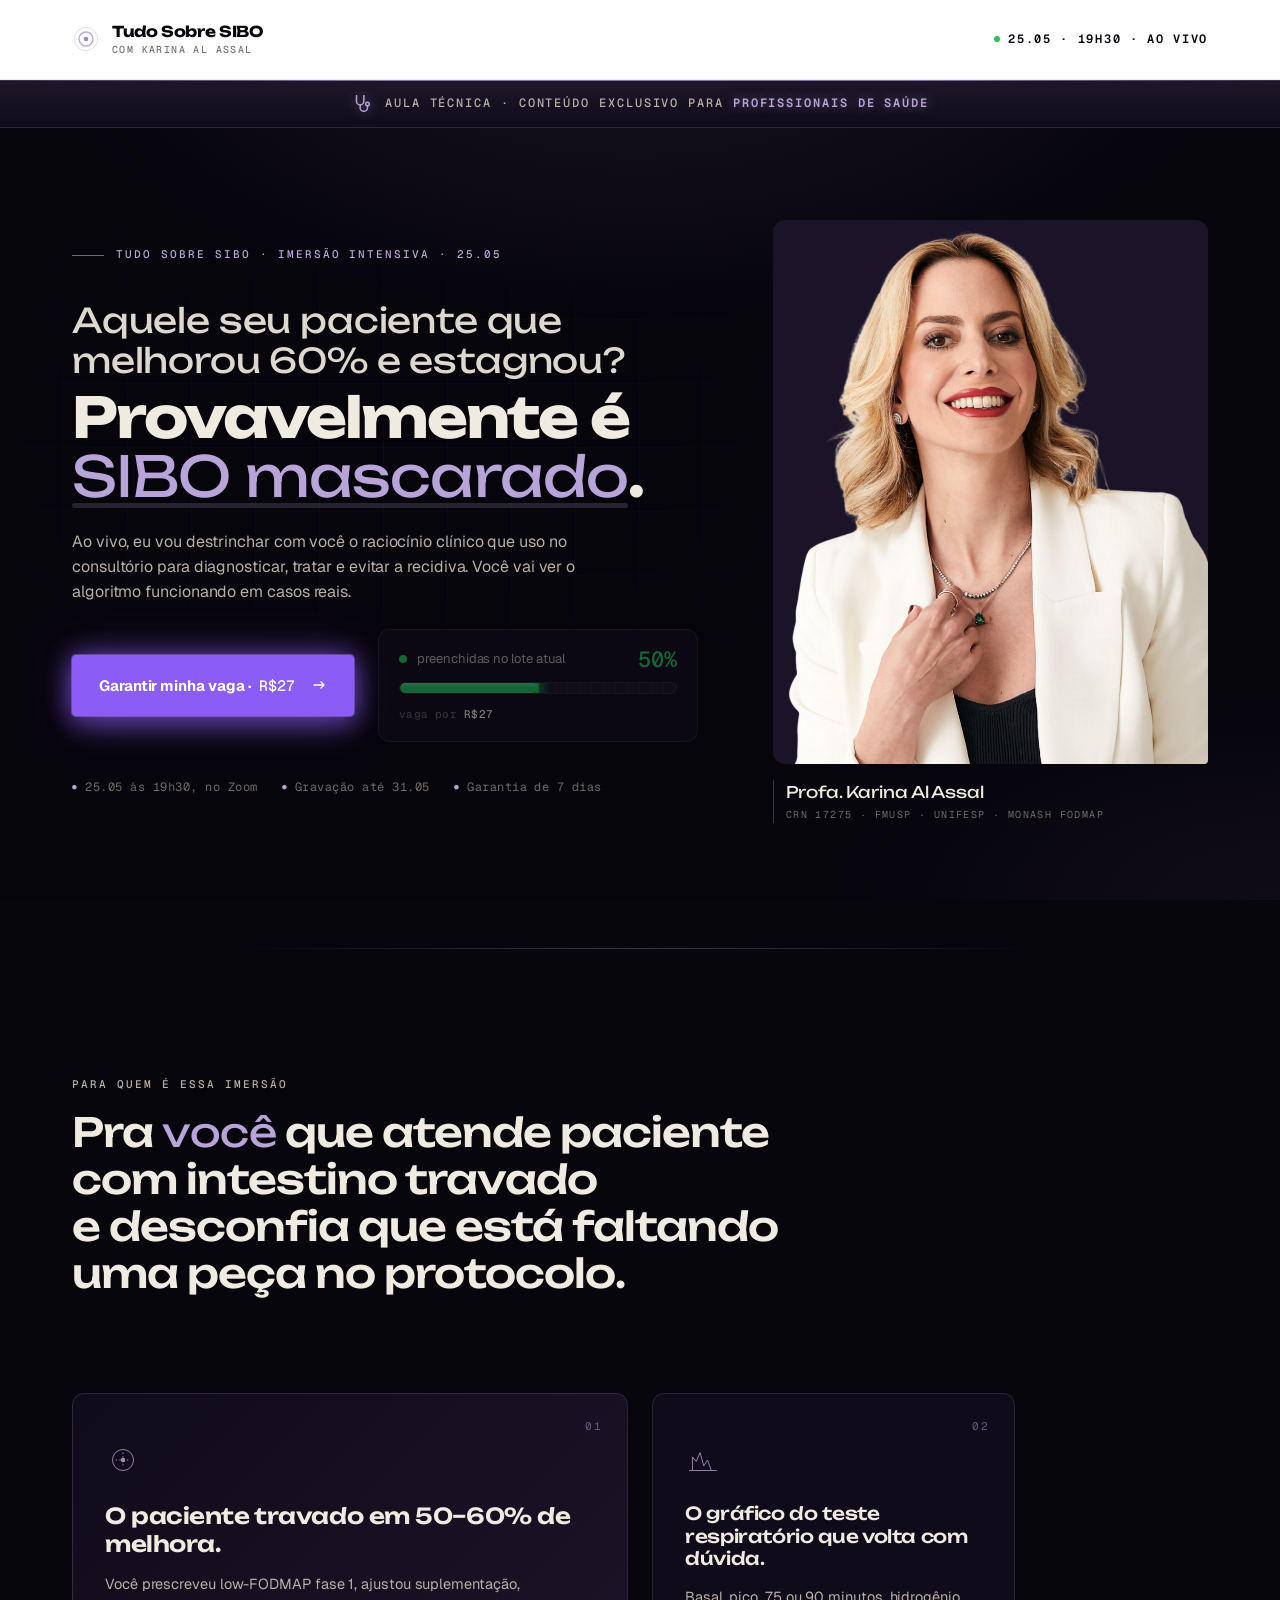
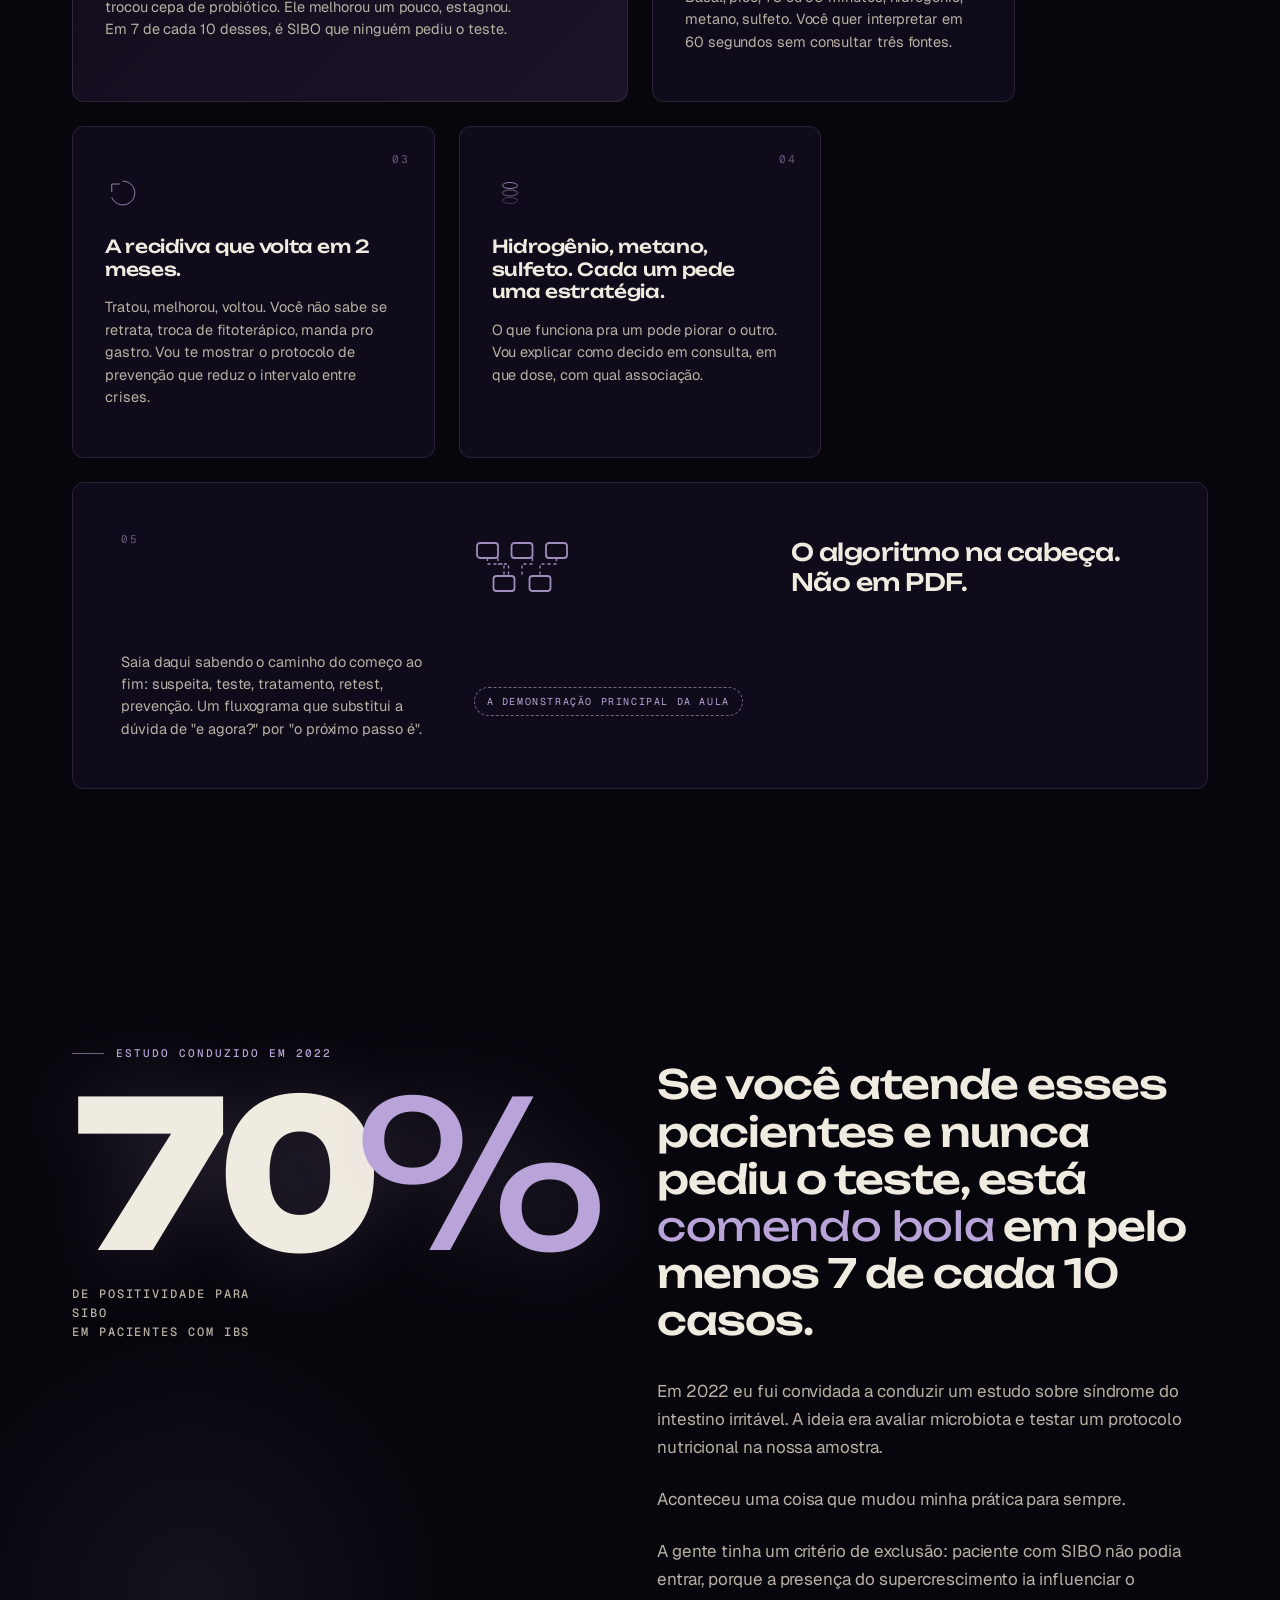
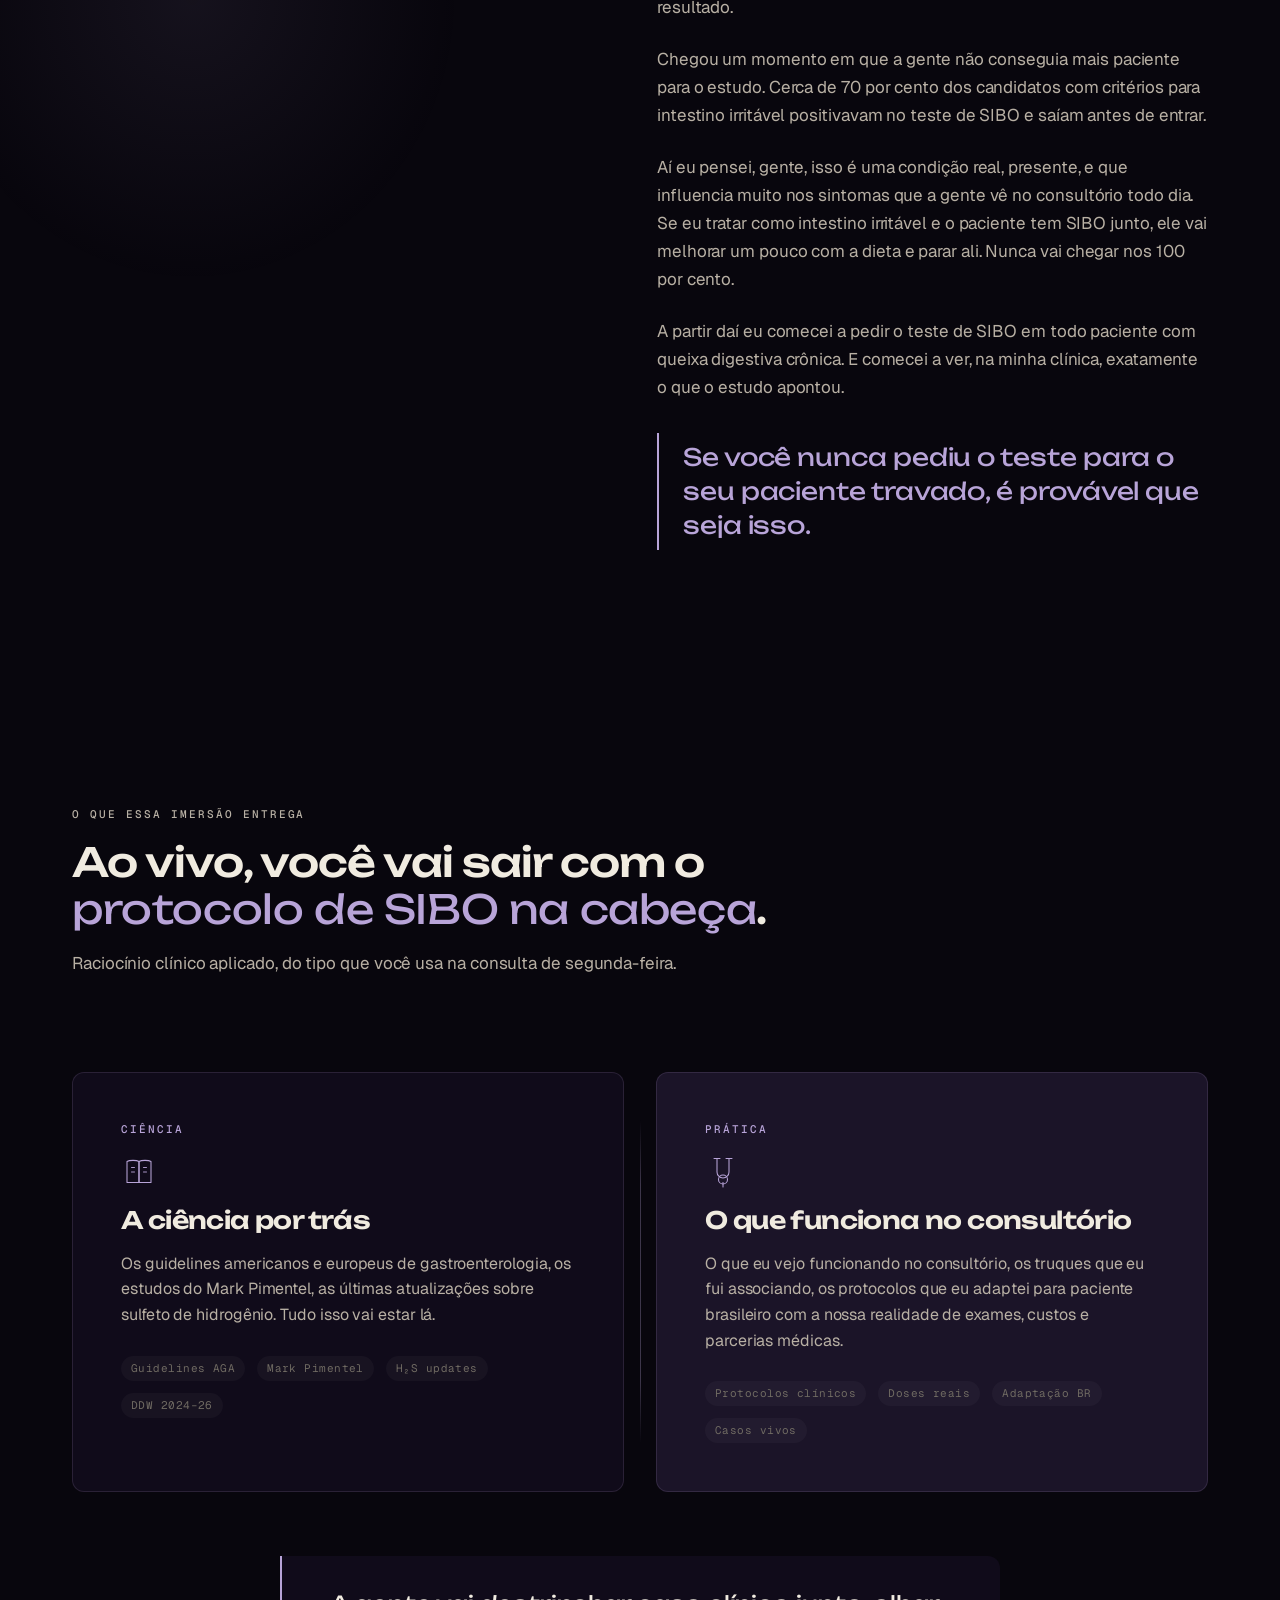
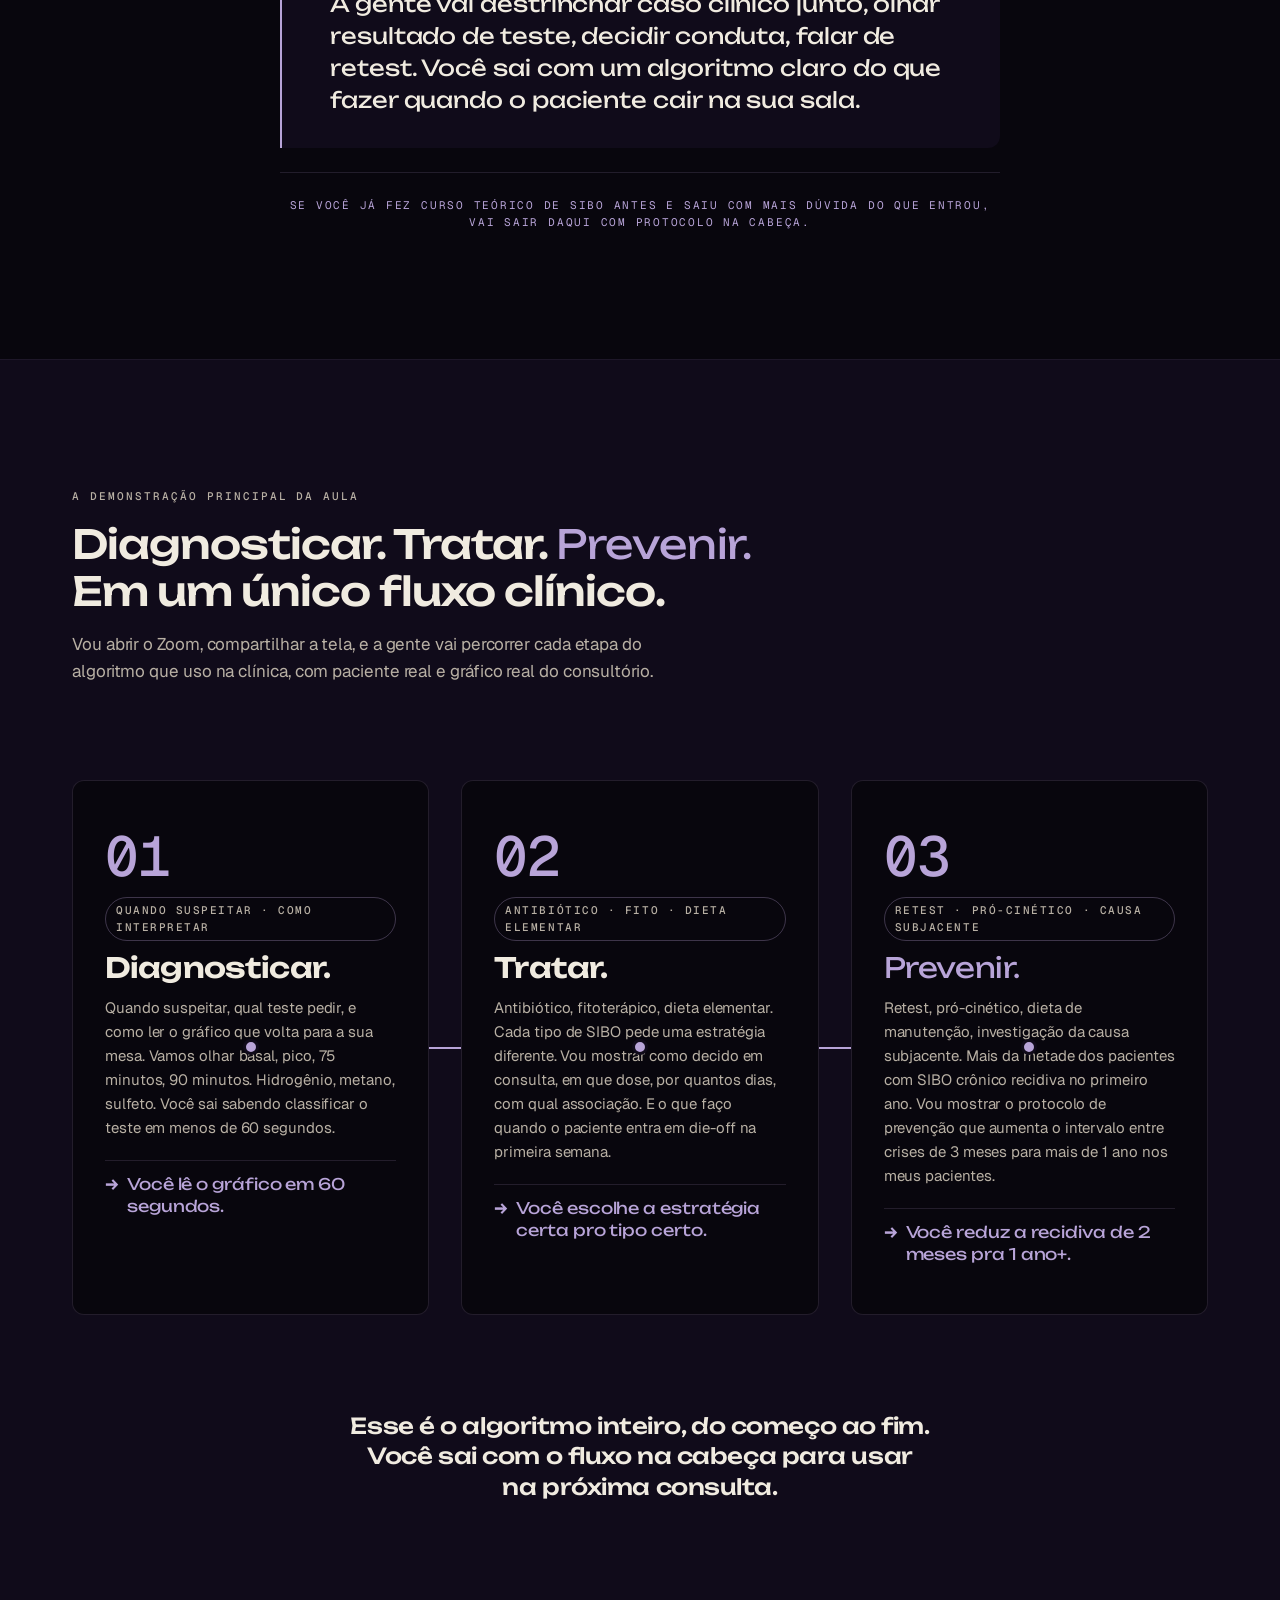
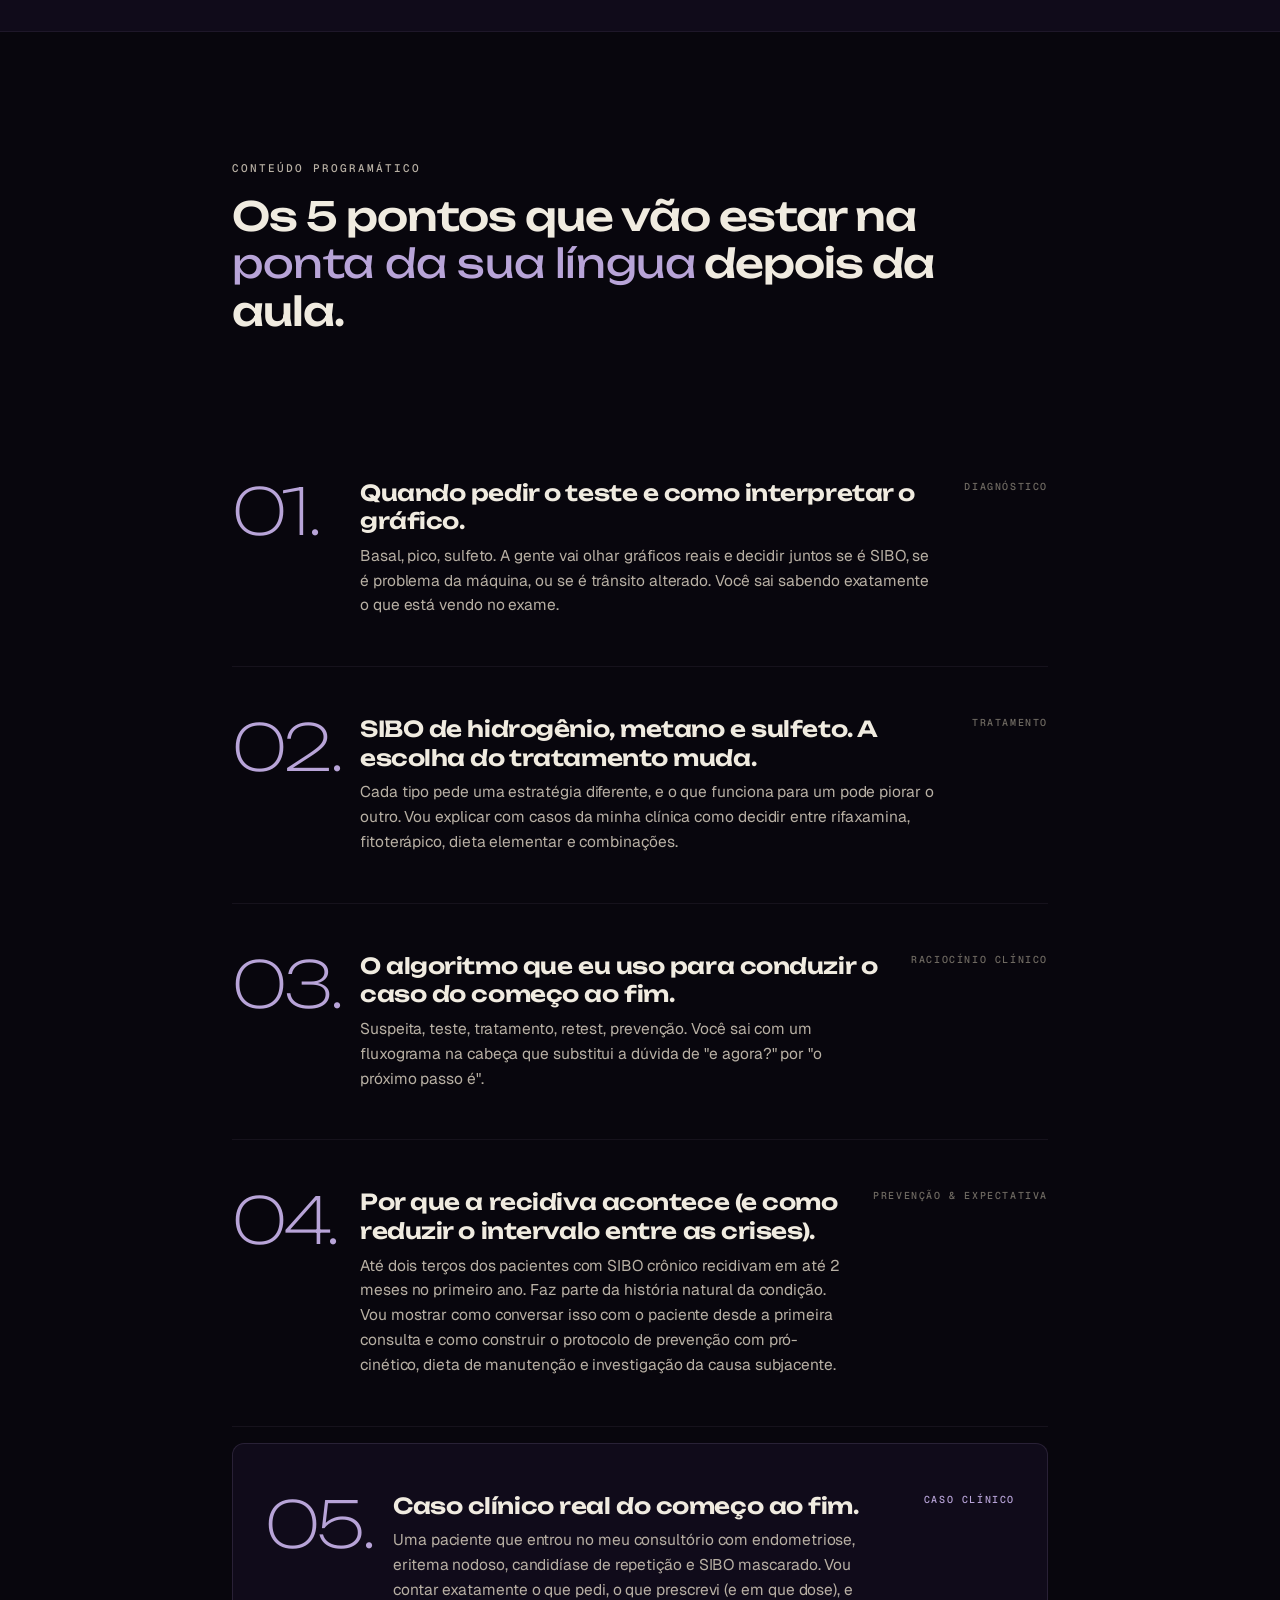
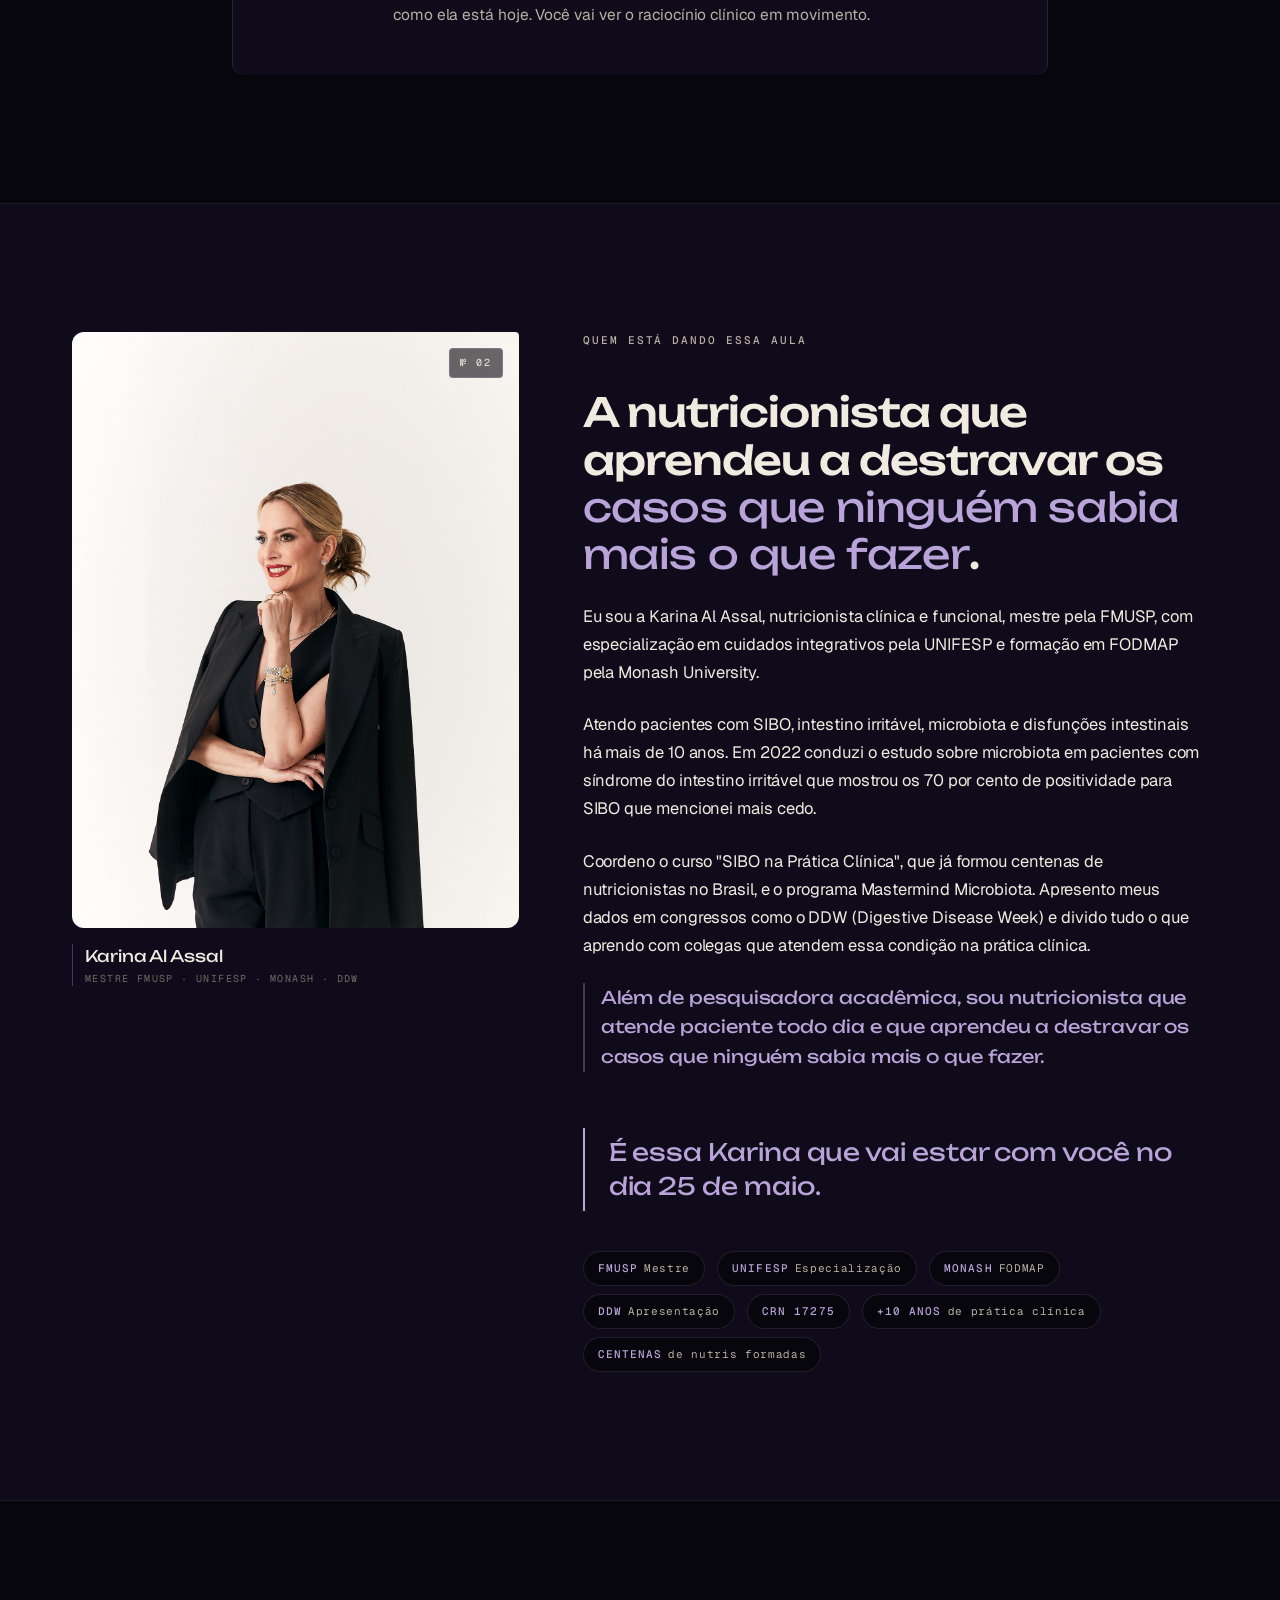
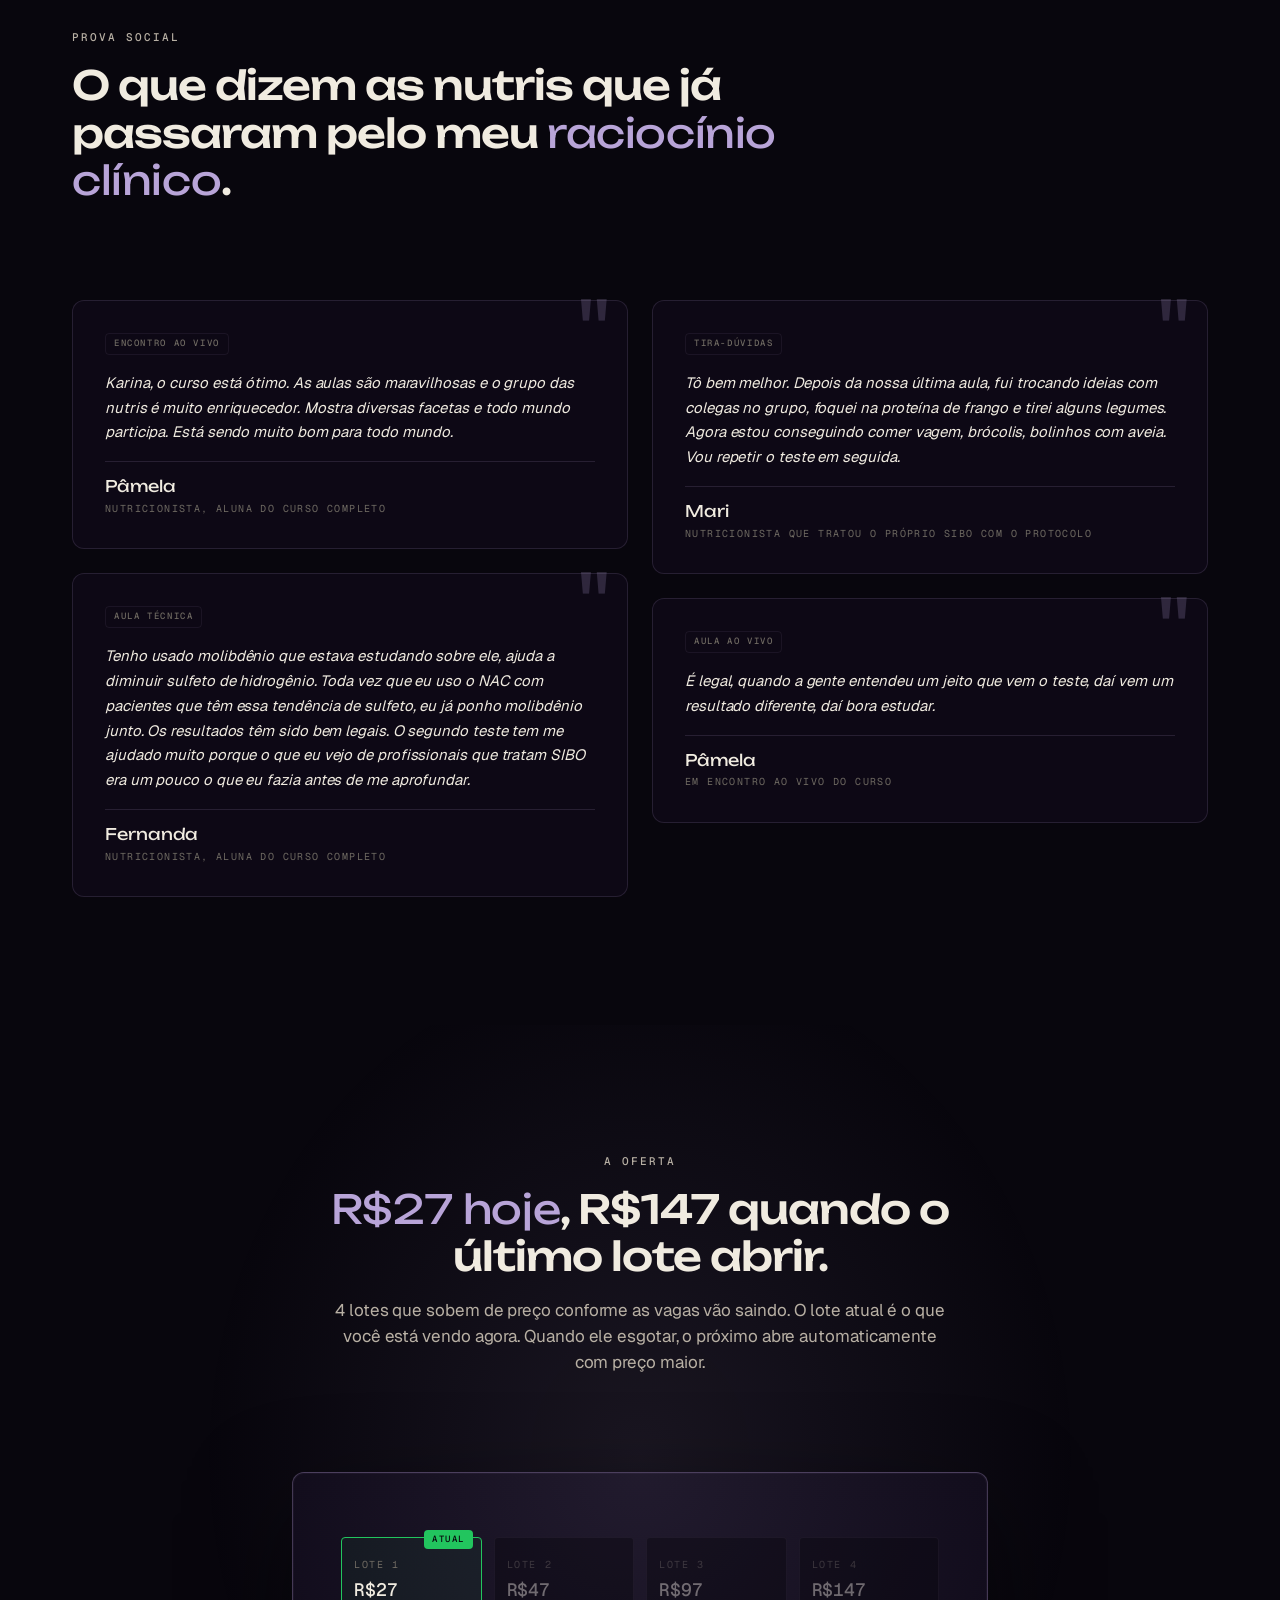
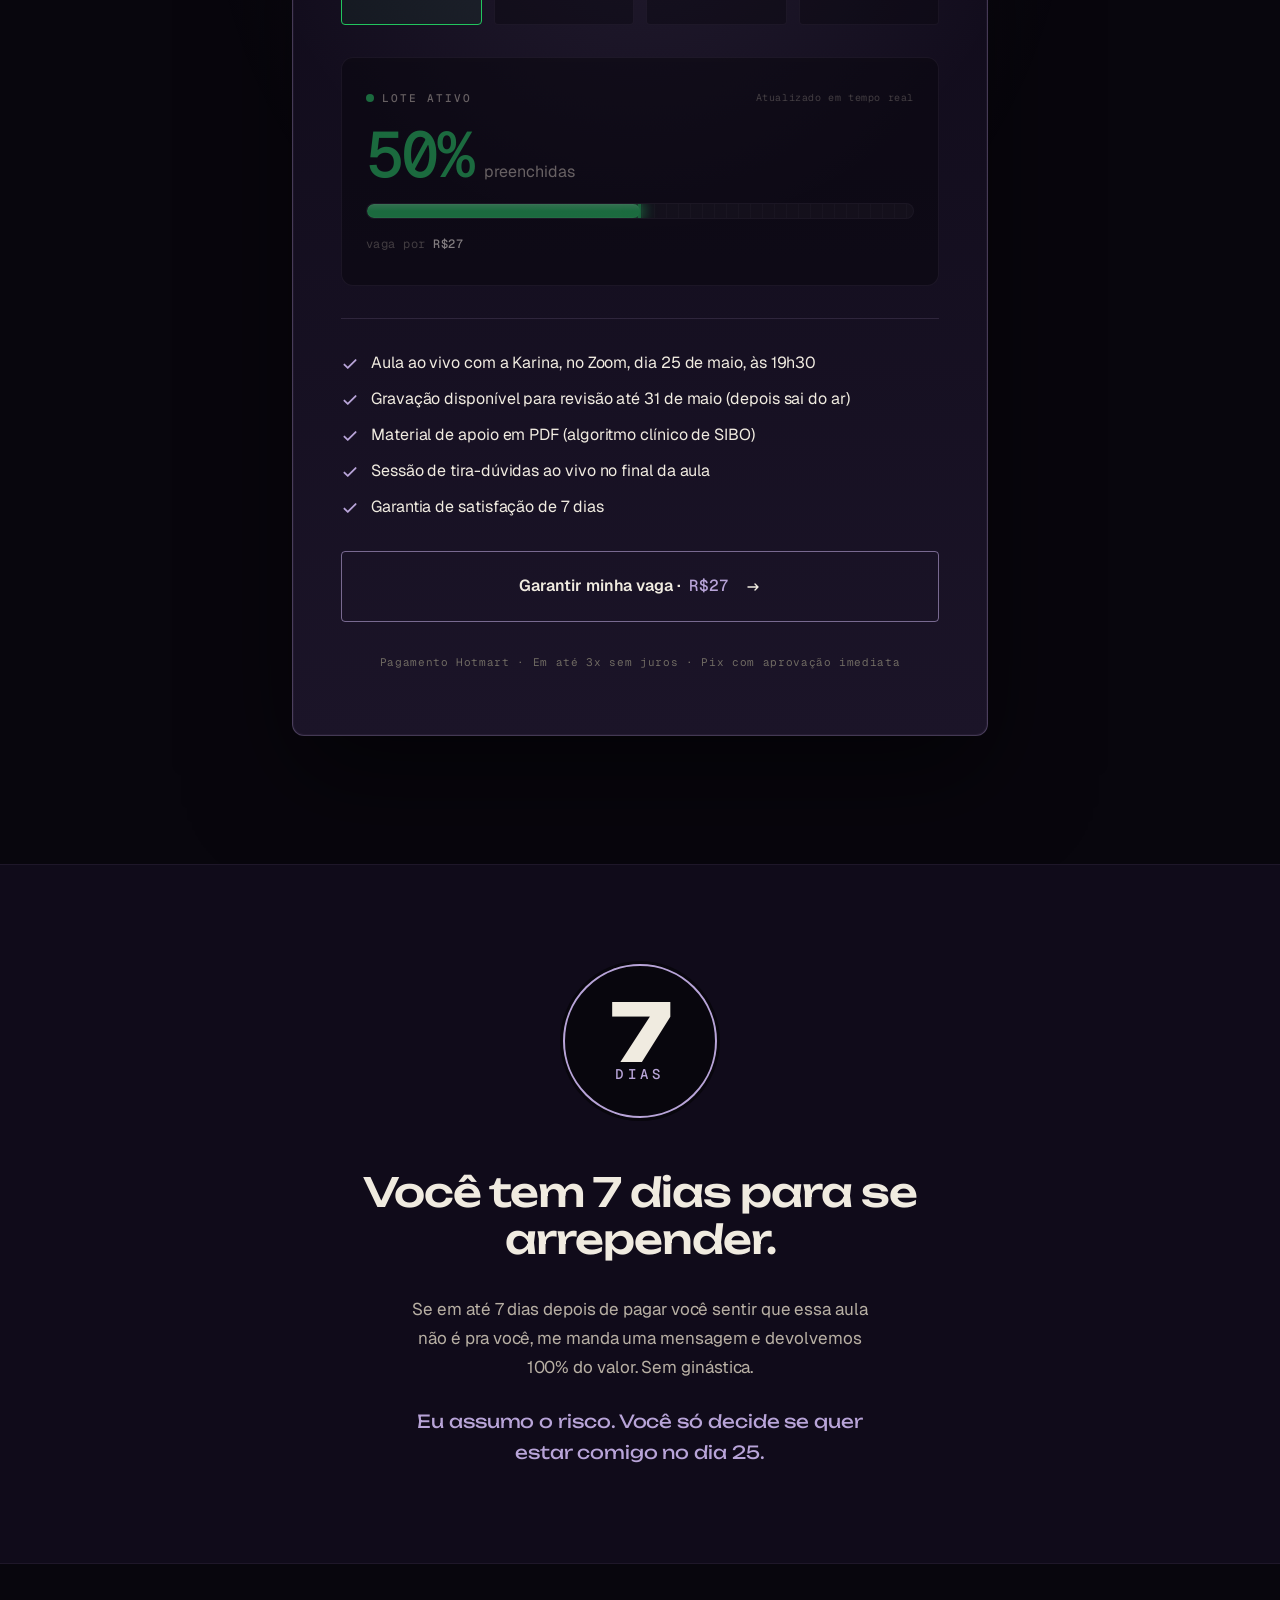
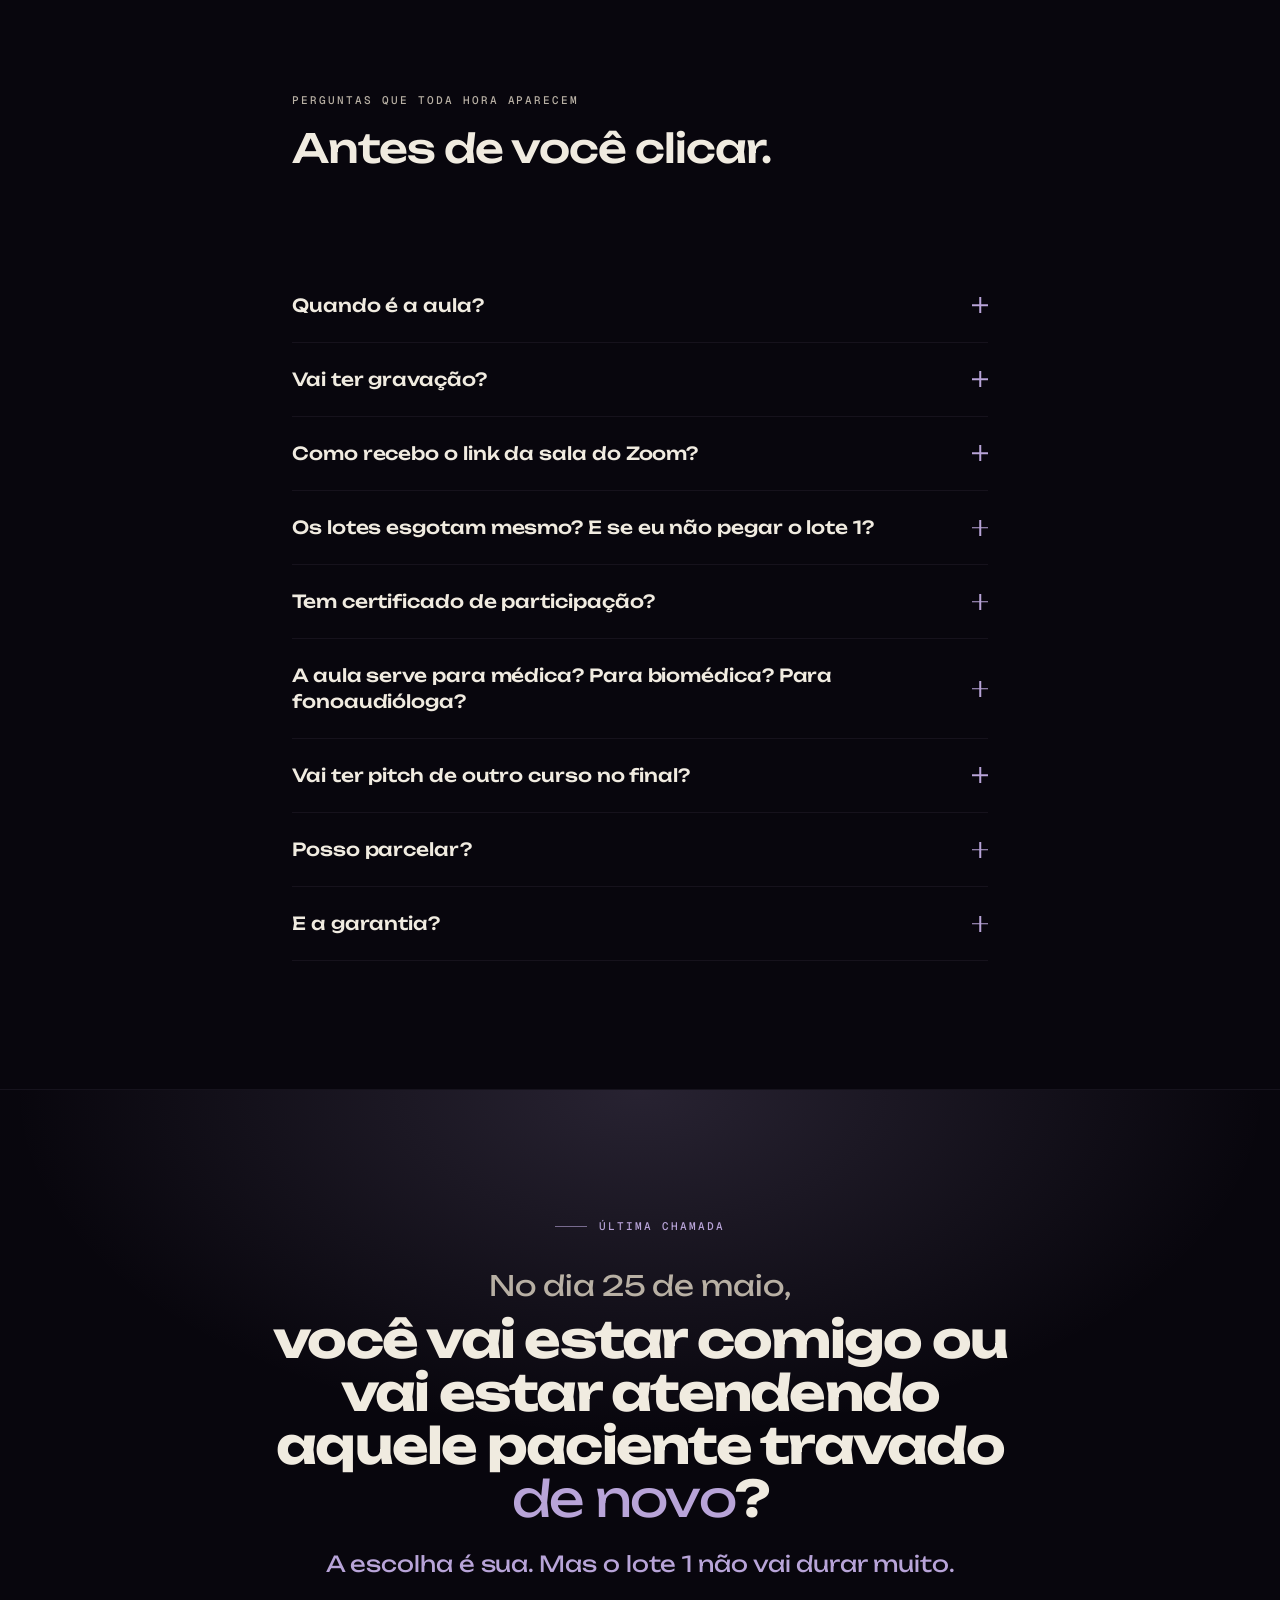
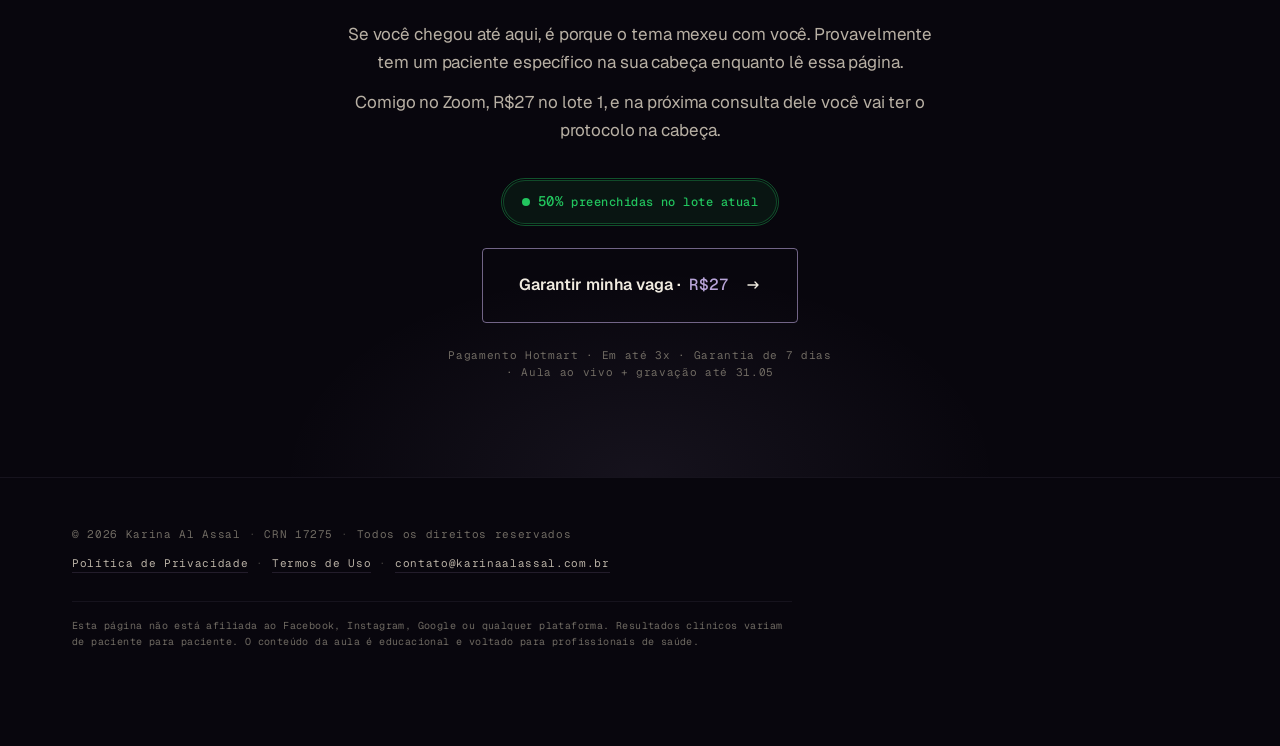
<file: index.html>
<!DOCTYPE html>
<html lang="pt-BR">
<head>
  <meta charset="UTF-8">
  <meta name="viewport" content="width=device-width, initial-scale=1.0, viewport-fit=cover">
  <title>Tudo Sobre SIBO · Imersão intensiva ao vivo com Karina Al Assal · 25 de Maio</title>
  <meta name="description" content="Aula ao vivo com a Karina Al Assal destrinchando o algoritmo clínico que diagnostica, trata e previne SIBO no consultório. Dia 25 de maio, às 19h30. A partir de R$27.">

  <meta property="og:title" content="Tudo Sobre SIBO · Imersão intensiva ao vivo com Karina Al Assal">
  <meta property="og:description" content="Aula ao vivo. O algoritmo clínico de SIBO funcionando em casos reais. Dia 25 de maio, às 19h30.">
  <meta property="og:type" content="website">
  <meta property="og:image" content="/images/hero-karina-ajustado3.png">

  <link rel="preconnect" href="https://fonts.googleapis.com">
  <link rel="preconnect" href="https://fonts.gstatic.com" crossorigin>
  <link rel="preconnect" href="https://fonts.cdnfonts.com" crossorigin>
  <link href="https://fonts.googleapis.com/css2?family=Unbounded:wght@300;400;500;600;700;800&family=Geist:wght@400;500;600;700&family=Geist+Mono:wght@400;500&display=swap" rel="stylesheet">
  <link href="https://fonts.cdnfonts.com/css/walkway" rel="stylesheet">

  <link rel="stylesheet" href="/style.css?v=37">

  <!-- Google Tag Manager -->
  <script>(function(w,d,s,l,i){w[l]=w[l]||[];w[l].push({'gtm.start':
  new Date().getTime(),event:'gtm.js'});var f=d.getElementsByTagName(s)[0],
  j=d.createElement(s),dl=l!='dataLayer'?'&l='+l:'';j.async=true;j.src=
  'https://www.googletagmanager.com/gtm.js?id='+i+dl;f.parentNode.insertBefore(j,f);
  })(window,document,'script','dataLayer','GTM-PGLQ4JJ');</script>
  <!-- End Google Tag Manager -->
</head>
<body>
  <!-- Google Tag Manager (noscript) -->
  <noscript><iframe src="https://www.googletagmanager.com/ns.html?id=GTM-PGLQ4JJ"
  height="0" width="0" style="display:none;visibility:hidden"></iframe></noscript>
  <!-- End Google Tag Manager (noscript) -->

  <!-- Atmosfera global: noise + grade milimetrada -->
  <div class="atmosphere" aria-hidden="true">
    <svg class="atmosphere__noise" xmlns="http://www.w3.org/2000/svg">
      <filter id="noiseFilter">
        <feTurbulence type="fractalNoise" baseFrequency="0.85" numOctaves="2" stitchTiles="stitch"/>
        <feColorMatrix values="0 0 0 0 0  0 0 0 0 0  0 0 0 0 0  0 0 0 0.5 0"/>
      </filter>
      <rect width="100%" height="100%" filter="url(#noiseFilter)"/>
    </svg>
  </div>

  <header class="site-header">
    <div class="container site-header__inner">
      <a href="/" class="brand" aria-label="Tudo Sobre SIBO · Karina Al Assal">
        <svg class="brand__mark" viewBox="0 0 24 24" fill="none" aria-hidden="true">
          <circle cx="12" cy="12" r="6" stroke="currentColor" stroke-width="1.2" opacity="0.7"/>
          <circle cx="12" cy="12" r="10" stroke="currentColor" stroke-width="0.6" opacity="0.4"/>
          <circle cx="12" cy="12" r="2" fill="currentColor"/>
        </svg>
        <span class="brand__text">
          <span class="brand__title">Tudo Sobre SIBO</span>
          <span class="brand__sub">com Karina Al Assal</span>
        </span>
      </a>
      <span class="site-header__meta">
        <span class="site-header__dot" aria-hidden="true"></span>
        25.05 · 19H30 · AO VIVO
      </span>
    </div>
  </header>

  <aside class="audience-strip" aria-label="Aviso de público-alvo">
    <div class="container audience-strip__inner">
      <span class="audience-strip__icon" aria-hidden="true">
        <svg viewBox="0 0 24 24" fill="none" xmlns="http://www.w3.org/2000/svg">
          <path d="M6 3v6a4 4 0 0 0 8 0V3" stroke="currentColor" stroke-width="1.6" stroke-linecap="round"/>
          <path d="M10 13v3a4 4 0 0 0 8 0v-2" stroke="currentColor" stroke-width="1.6" stroke-linecap="round"/>
          <circle cx="18" cy="12" r="2" stroke="currentColor" stroke-width="1.6"/>
          <circle cx="6" cy="3" r="0.7" fill="currentColor"/>
          <circle cx="14" cy="3" r="0.7" fill="currentColor"/>
        </svg>
      </span>
      <span class="audience-strip__text">
        Aula técnica · Conteúdo exclusivo para <strong>profissionais de saúde</strong>
      </span>
    </div>
  </aside>

  <main>

    <!-- ============= HERO ============= -->
    <section class="hero" aria-labelledby="hero-title">
      <div class="hero__atmos" aria-hidden="true"></div>
      <div class="container hero__grid">

        <div class="hero__text">
          <p class="eyebrow eyebrow--lilac" data-reveal>
            <span class="eyebrow__line" aria-hidden="true"></span>
            Tudo Sobre SIBO · Imersão intensiva · 25.05
          </p>

          <p class="hero__author hero__author--mobile" data-reveal>
            <span class="hero__author-label">Com</span>
            <span class="hero__author-name">Profa. Karina Al Assal</span>
            <span class="hero__author-cred">Especialista em Modulação Intestinal</span>
          </p>

          <h1 class="hero__title" id="hero-title" data-reveal>
            <span class="hero__title-q">Aquele seu paciente que melhorou 60% e estagnou?</span>
            <span class="hero__title-a">Provavelmente é <em>SIBO mascarado</em>.</span>
          </h1>

          <p class="hero__sub" data-reveal>
            Ao vivo, eu vou destrinchar com você o raciocínio clínico que uso no consultório para diagnosticar, tratar e evitar a recidiva. Você vai ver o algoritmo funcionando em casos reais.
          </p>

          <div class="hero__cta-wrap" data-reveal>
            <a href="https://pay.hotmart.com/Q105652908N?off=7jutk87w&checkoutMode=10" class="btn-primary" data-cta="hero">
              <span class="btn-primary__label">Garantir minha vaga ·</span>
              <span class="btn-primary__price" data-lote-preco>R$27</span>
              <svg class="btn-primary__arrow" viewBox="0 0 16 16" fill="none" aria-hidden="true">
                <path d="M3 8h10m-3-3 3 3-3 3" stroke="currentColor" stroke-width="1.4" stroke-linecap="round" stroke-linejoin="round"/>
              </svg>
            </a>

            <div class="lote-progress" data-lote-bar data-low-vendas="true">
              <div class="lote-progress__head">
                <span class="lote-progress__text">
                  <span class="lote-progress__dot" aria-hidden="true"></span>
                  preenchidas no lote atual
                </span>
                <strong data-lote-percent-text>50%</strong>
              </div>
              <div class="lote-progress__bar" role="progressbar" aria-label="Vagas preenchidas no lote atual" aria-valuemin="0" aria-valuemax="100" aria-valuenow="50">
                <div class="lote-progress__fill" data-lote-percent-fill style="width:50%"></div>
              </div>
              <p class="lote-progress__meta">
                <span data-lote-vagas-restantes></span>
                <span class="lote-progress__sep" aria-hidden="true">·</span>
                <span>vaga por <strong data-lote-preco>R$27</strong></span>
              </p>
            </div>
          </div>

          <ul class="hero__signals" data-reveal>
            <li><span class="hero__signal-icon" aria-hidden="true">●</span>25.05 às 19h30, no Zoom</li>
            <li><span class="hero__signal-icon" aria-hidden="true">●</span>Gravação até 31.05</li>
            <li><span class="hero__signal-icon" aria-hidden="true">●</span>Garantia de 7 dias</li>
          </ul>
        </div>

        <figure class="hero__photo" data-reveal>
          <span class="cred-float cred-float--tl" aria-hidden="true">
            <span class="cred-float__strong">CRN</span>
            <span class="cred-float__small">17275</span>
          </span>
          <span class="cred-float cred-float--tr" aria-hidden="true">
            <span class="cred-float__strong">FMUSP</span>
            <span class="cred-float__small">Mestre</span>
          </span>
          <span class="cred-float cred-float--bl" aria-hidden="true">
            <span class="cred-float__strong">Monash</span>
            <span class="cred-float__small">FODMAP</span>
          </span>
          <span class="cred-float cred-float--br" aria-hidden="true">
            <span class="cred-float__strong">UNIFESP</span>
            <span class="cred-float__small">Especialização</span>
          </span>

          <div class="photo-frame">
            <span class="photo-frame__rule" aria-hidden="true"></span>
            <img
              src="/images/hero-karina-ajustado3.png"
              alt="Karina Al Assal, nutricionista clínica, em retrato profissional"
              width="540"
              height="640"
              loading="eager"
              decoding="async"
            >
          </div>
          <figcaption class="photo-frame__caption">
            <span class="photo-frame__name">Profa. Karina Al Assal</span>
            <span class="photo-frame__cred">CRN 17275 · FMUSP · UNIFESP · Monash FODMAP</span>
          </figcaption>
        </figure>

      </div>
    </section>

    <!-- ============= PARA QUEM É ============= -->
    <section class="quemepra" aria-labelledby="quemepra-title">
      <div class="container">

        <header class="section-head" data-reveal>
          <p class="eyebrow">Para quem é essa imersão</p>
          <h2 class="section-title" id="quemepra-title">
            Pra <em>você</em> que atende paciente com intestino travado <br>e desconfia que está faltando uma peça no protocolo.
          </h2>
        </header>

        <div class="bento" role="list">

          <article class="card card--feature" role="listitem" data-reveal>
            <span class="card__index">01</span>
            <svg class="card__icon" viewBox="0 0 48 48" fill="none" aria-hidden="true">
              <circle cx="24" cy="24" r="14" stroke="currentColor" stroke-width="1.2"/>
              <path d="M14 24h20M24 14v20" stroke="currentColor" stroke-width="1.2" stroke-dasharray="2 3"/>
              <circle cx="24" cy="24" r="3" fill="currentColor"/>
            </svg>
            <h3 class="card__title">O paciente travado em 50–60% de melhora.</h3>
            <p class="card__body">
              Você prescreveu low-FODMAP fase 1, ajustou suplementação, trocou cepa de probiótico. Ele melhorou um pouco, estagnou. Em 7 de cada 10 desses, é SIBO que ninguém pediu o teste.
            </p>
          </article>

          <article class="card" role="listitem" data-reveal>
            <span class="card__index">02</span>
            <svg class="card__icon" viewBox="0 0 48 48" fill="none" aria-hidden="true">
              <path d="M6 38h36M10 38V20l5 6 5-12 5 18 5-8 5 14" stroke="currentColor" stroke-width="1.2" stroke-linecap="round" stroke-linejoin="round"/>
            </svg>
            <h3 class="card__title">O gráfico do teste respiratório que volta com dúvida.</h3>
            <p class="card__body">
              Basal, pico, 75 ou 90 minutos, hidrogênio, metano, sulfeto. Você quer interpretar em 60 segundos sem consultar três fontes.
            </p>
          </article>

          <article class="card" role="listitem" data-reveal>
            <span class="card__index">03</span>
            <svg class="card__icon" viewBox="0 0 48 48" fill="none" aria-hidden="true">
              <path d="M24 8a16 16 0 1 1-15 22" stroke="currentColor" stroke-width="1.2" stroke-linecap="round"/>
              <path d="M9 22V12h10" stroke="currentColor" stroke-width="1.2" stroke-linecap="round" stroke-linejoin="round"/>
            </svg>
            <h3 class="card__title">A recidiva que volta em 2 meses.</h3>
            <p class="card__body">
              Tratou, melhorou, voltou. Você não sabe se retrata, troca de fitoterápico, manda pro gastro. Vou te mostrar o protocolo de prevenção que reduz o intervalo entre crises.
            </p>
          </article>

          <article class="card" role="listitem" data-reveal>
            <span class="card__index">04</span>
            <svg class="card__icon" viewBox="0 0 48 48" fill="none" aria-hidden="true">
              <ellipse cx="24" cy="14" rx="10" ry="4" stroke="currentColor" stroke-width="1.2"/>
              <ellipse cx="24" cy="24" rx="10" ry="4" stroke="currentColor" stroke-width="1.2" opacity="0.7"/>
              <ellipse cx="24" cy="34" rx="10" ry="4" stroke="currentColor" stroke-width="1.2" opacity="0.4"/>
            </svg>
            <h3 class="card__title">Hidrogênio, metano, sulfeto. Cada um pede uma estratégia.</h3>
            <p class="card__body">
              O que funciona pra um pode piorar o outro. Vou explicar como decido em consulta, em que dose, com qual associação.
            </p>
          </article>

          <article class="card card--wide" role="listitem" data-reveal>
            <span class="card__index">05</span>
            <svg class="card__icon card__icon--lg" viewBox="0 0 64 48" fill="none" aria-hidden="true">
              <rect x="2" y="8" width="14" height="10" rx="2" stroke="currentColor" stroke-width="1.2"/>
              <rect x="25" y="8" width="14" height="10" rx="2" stroke="currentColor" stroke-width="1.2"/>
              <rect x="48" y="8" width="14" height="10" rx="2" stroke="currentColor" stroke-width="1.2"/>
              <rect x="13" y="30" width="14" height="10" rx="2" stroke="currentColor" stroke-width="1.2"/>
              <rect x="37" y="30" width="14" height="10" rx="2" stroke="currentColor" stroke-width="1.2"/>
              <path d="M16 18v4h7v8M39 18v4h-7v8M55 18v4h-11v8M9 18v4h11v8" stroke="currentColor" stroke-width="0.9" stroke-dasharray="2 2"/>
            </svg>
            <h3 class="card__title">O algoritmo na cabeça. Não em PDF.</h3>
            <p class="card__body">
              Saia daqui sabendo o caminho do começo ao fim: suspeita, teste, tratamento, retest, prevenção. Um fluxograma que substitui a dúvida de "e agora?" por "o próximo passo é".
            </p>
            <span class="card__signal">A demonstração principal da aula</span>
          </article>

        </div>
      </div>
    </section>

    <!-- ============= SEÇÃO 3 · DOR 70% ============= -->
    <section class="dor70" aria-labelledby="dor70-title">
      <div class="container dor70__grid">

        <aside class="dor70__stat">
          <p class="eyebrow eyebrow--lilac" data-reveal>
            <span class="eyebrow__line" aria-hidden="true"></span>
            Estudo conduzido em 2022
          </p>
          <div class="stat-display" data-reveal>
            <span class="stat-display__number" data-counter data-counter-to="70">0</span><span class="stat-display__unit">%</span>
          </div>
          <p class="stat-display__support" data-reveal>
            de positividade para SIBO<br>em pacientes com IBS
          </p>
        </aside>

        <div class="dor70__story">
          <h2 id="dor70-title" class="section-title" data-reveal>
            Se você atende esses pacientes e nunca pediu o teste, está <em>comendo bola</em> em pelo menos 7 de cada 10 casos.
          </h2>

          <div class="dor70__paragraphs">
            <p data-reveal>Em 2022 eu fui convidada a conduzir um estudo sobre síndrome do intestino irritável. A ideia era avaliar microbiota e testar um protocolo nutricional na nossa amostra.</p>

            <p data-reveal>Aconteceu uma coisa que mudou minha prática para sempre.</p>

            <p data-reveal>A gente tinha um critério de exclusão: paciente com SIBO não podia entrar, porque a presença do supercrescimento ia influenciar o resultado.</p>

            <p data-reveal>Chegou um momento em que a gente não conseguia mais paciente para o estudo. Cerca de 70 por cento dos candidatos com critérios para intestino irritável positivavam no teste de SIBO e saíam antes de entrar.</p>

            <p data-reveal>Aí eu pensei, gente, isso é uma condição real, presente, e que influencia muito nos sintomas que a gente vê no consultório todo dia. Se eu tratar como intestino irritável e o paciente tem SIBO junto, ele vai melhorar um pouco com a dieta e parar ali. Nunca vai chegar nos 100 por cento.</p>

            <p data-reveal>A partir daí eu comecei a pedir o teste de SIBO em todo paciente com queixa digestiva crônica. E comecei a ver, na minha clínica, exatamente o que o estudo apontou.</p>
          </div>

          <blockquote class="pull-quote" data-reveal>
            Se você nunca pediu o teste para o seu paciente travado, é provável que seja isso.
          </blockquote>
        </div>

      </div>
    </section>

    <!-- ============= SEÇÃO 4 · A VIRADA ============= -->
    <section class="virada" aria-labelledby="virada-title">
      <div class="container">

        <header class="section-head" data-reveal>
          <p class="eyebrow">O que essa imersão entrega</p>
          <h2 id="virada-title" class="section-title">
            Ao vivo, você vai sair com o <em>protocolo de SIBO na cabeça</em>.
          </h2>
          <p class="section-sub">
            Raciocínio clínico aplicado, do tipo que você usa na consulta de segunda-feira.
          </p>
        </header>

        <div class="virada__split">

          <article class="virada__col virada__col--ciencia" data-reveal>
            <span class="virada__label">Ciência</span>
            <svg class="virada__icon" viewBox="0 0 48 48" fill="none" aria-hidden="true">
              <path d="M8 10v28h16V10c-3-2-13-2-16 0Z" stroke="currentColor" stroke-width="1.4" stroke-linejoin="round"/>
              <path d="M24 10v28h16V10c-3-2-13-2-16 0Z" stroke="currentColor" stroke-width="1.4" stroke-linejoin="round"/>
              <path d="M14 18h4M14 24h4M30 18h4M30 24h4" stroke="currentColor" stroke-width="1.2" stroke-linecap="round"/>
            </svg>
            <h3 class="virada__title">A ciência por trás</h3>
            <p class="virada__body">
              Os guidelines americanos e europeus de gastroenterologia, os estudos do Mark Pimentel, as últimas atualizações sobre sulfeto de hidrogênio. Tudo isso vai estar lá.
            </p>
            <ul class="virada__tags">
              <li>Guidelines AGA</li>
              <li>Mark Pimentel</li>
              <li>H₂S updates</li>
              <li>DDW 2024–26</li>
            </ul>
          </article>

          <article class="virada__col virada__col--pratica" data-reveal>
            <span class="virada__label">Prática</span>
            <svg class="virada__icon" viewBox="0 0 48 48" fill="none" aria-hidden="true">
              <path d="M16 6v18a8 8 0 0 0 16 0V6M12 6h8M28 6h8" stroke="currentColor" stroke-width="1.4" stroke-linecap="round" stroke-linejoin="round"/>
              <circle cx="24" cy="34" r="6" stroke="currentColor" stroke-width="1.4"/>
              <path d="M24 38v6" stroke="currentColor" stroke-width="1.4" stroke-linecap="round"/>
            </svg>
            <h3 class="virada__title">O que funciona no consultório</h3>
            <p class="virada__body">
              O que eu vejo funcionando no consultório, os truques que eu fui associando, os protocolos que eu adaptei para paciente brasileiro com a nossa realidade de exames, custos e parcerias médicas.
            </p>
            <ul class="virada__tags">
              <li>Protocolos clínicos</li>
              <li>Doses reais</li>
              <li>Adaptação BR</li>
              <li>Casos vivos</li>
            </ul>
          </article>

        </div>

        <p class="virada__closing" data-reveal>
          A gente vai destrinchar caso clínico junto, olhar resultado de teste, decidir conduta, falar de retest. Você sai com um algoritmo claro do que fazer quando o paciente cair na sua sala.
        </p>

        <p class="virada__mini-cta" data-reveal>
          Se você já fez curso teórico de SIBO antes e saiu com mais dúvida do que entrou, vai sair daqui com protocolo na cabeça.
        </p>

      </div>
    </section>

    <!-- ============= SEÇÃO 4.5 · ALGORITMO (DEMONSTRAÇÃO PRINCIPAL) ============= -->
    <section class="algoritmo" aria-labelledby="algoritmo-title" id="algoritmo">
      <div class="container">

        <header class="section-head" data-reveal>
          <p class="eyebrow">A demonstração principal da aula</p>
          <h2 id="algoritmo-title" class="section-title">
            Diagnosticar. Tratar. <em>Prevenir.</em><br>Em um único fluxo clínico.
          </h2>
          <p class="section-sub">
            Vou abrir o Zoom, compartilhar a tela, e a gente vai percorrer cada etapa do algoritmo que uso na clínica, com paciente real e gráfico real do consultório.
          </p>
        </header>

        <div class="algoritmo__timeline">
          <svg class="algoritmo__line" viewBox="0 0 1000 2" preserveAspectRatio="none" aria-hidden="true">
            <line x1="0" y1="1" x2="1000" y2="1" stroke="currentColor" stroke-width="2" stroke-dasharray="6 6" pathLength="100" class="algoritmo__line-path"/>
          </svg>

          <article class="algoritmo__step" data-reveal>
            <span class="algoritmo__dot" aria-hidden="true"></span>
            <span class="algoritmo__index">01</span>
            <span class="algoritmo__tag">Quando suspeitar · Como interpretar</span>
            <h3 class="algoritmo__title">Diagnosticar.</h3>
            <p class="algoritmo__body">
              Quando suspeitar, qual teste pedir, e como ler o gráfico que volta para a sua mesa. Vamos olhar basal, pico, 75 minutos, 90 minutos. Hidrogênio, metano, sulfeto. Você sai sabendo classificar o teste em menos de 60 segundos.
            </p>
            <p class="algoritmo__outcome">
              <span class="algoritmo__arrow" aria-hidden="true">→</span>
              Você lê o gráfico em 60 segundos.
            </p>
          </article>

          <article class="algoritmo__step" data-reveal>
            <span class="algoritmo__dot" aria-hidden="true"></span>
            <span class="algoritmo__index">02</span>
            <span class="algoritmo__tag">Antibiótico · Fito · Dieta elementar</span>
            <h3 class="algoritmo__title">Tratar.</h3>
            <p class="algoritmo__body">
              Antibiótico, fitoterápico, dieta elementar. Cada tipo de SIBO pede uma estratégia diferente. Vou mostrar como decido em consulta, em que dose, por quantos dias, com qual associação. E o que faço quando o paciente entra em die-off na primeira semana.
            </p>
            <p class="algoritmo__outcome">
              <span class="algoritmo__arrow" aria-hidden="true">→</span>
              Você escolhe a estratégia certa pro tipo certo.
            </p>
          </article>

          <article class="algoritmo__step" data-reveal>
            <span class="algoritmo__dot" aria-hidden="true"></span>
            <span class="algoritmo__index">03</span>
            <span class="algoritmo__tag">Retest · Pró-cinético · Causa subjacente</span>
            <h3 class="algoritmo__title">Prevenir.</h3>
            <p class="algoritmo__body">
              Retest, pró-cinético, dieta de manutenção, investigação da causa subjacente. Mais da metade dos pacientes com SIBO crônico recidiva no primeiro ano. Vou mostrar o protocolo de prevenção que aumenta o intervalo entre crises de 3 meses para mais de 1 ano nos meus pacientes.
            </p>
            <p class="algoritmo__outcome">
              <span class="algoritmo__arrow" aria-hidden="true">→</span>
              Você reduz a recidiva de 2 meses pra 1 ano+.
            </p>
          </article>

        </div>

        <p class="algoritmo__closing" data-reveal>
          Esse é o algoritmo inteiro, do começo ao fim. Você sai com o fluxo na cabeça para usar na próxima consulta.
        </p>

      </div>
    </section>

    <!-- ============= SEÇÃO 5 · 5 PONTOS ============= -->
    <section class="pontos5" aria-labelledby="pontos5-title">
      <div class="container">

        <header class="section-head" data-reveal>
          <p class="eyebrow">Conteúdo programático</p>
          <h2 id="pontos5-title" class="section-title">
            Os 5 pontos que vão estar na <em>ponta da sua língua</em> depois da aula.
          </h2>
        </header>

        <ol class="pontos5__list" role="list">

          <li class="ponto" data-reveal>
            <span class="ponto__index">01.</span>
            <div class="ponto__content">
              <h3 class="ponto__title">Quando pedir o teste e como interpretar o gráfico.</h3>
              <p class="ponto__body">
                Basal, pico, sulfeto. A gente vai olhar gráficos reais e decidir juntos se é SIBO, se é problema da máquina, ou se é trânsito alterado. Você sai sabendo exatamente o que está vendo no exame.
              </p>
            </div>
            <span class="ponto__tag">Diagnóstico</span>
          </li>

          <li class="ponto" data-reveal>
            <span class="ponto__index">02.</span>
            <div class="ponto__content">
              <h3 class="ponto__title">SIBO de hidrogênio, metano e sulfeto. A escolha do tratamento muda.</h3>
              <p class="ponto__body">
                Cada tipo pede uma estratégia diferente, e o que funciona para um pode piorar o outro. Vou explicar com casos da minha clínica como decidir entre rifaxamina, fitoterápico, dieta elementar e combinações.
              </p>
            </div>
            <span class="ponto__tag">Tratamento</span>
          </li>

          <li class="ponto" data-reveal>
            <span class="ponto__index">03.</span>
            <div class="ponto__content">
              <h3 class="ponto__title">O algoritmo que eu uso para conduzir o caso do começo ao fim.</h3>
              <p class="ponto__body">
                Suspeita, teste, tratamento, retest, prevenção. Você sai com um fluxograma na cabeça que substitui a dúvida de "e agora?" por "o próximo passo é".
              </p>
            </div>
            <span class="ponto__tag">Raciocínio clínico</span>
          </li>

          <li class="ponto" data-reveal>
            <span class="ponto__index">04.</span>
            <div class="ponto__content">
              <h3 class="ponto__title">Por que a recidiva acontece (e como reduzir o intervalo entre as crises).</h3>
              <p class="ponto__body">
                Até dois terços dos pacientes com SIBO crônico recidivam em até 2 meses no primeiro ano. Faz parte da história natural da condição. Vou mostrar como conversar isso com o paciente desde a primeira consulta e como construir o protocolo de prevenção com pró-cinético, dieta de manutenção e investigação da causa subjacente.
              </p>
            </div>
            <span class="ponto__tag">Prevenção & expectativa</span>
          </li>

          <li class="ponto ponto--feature" data-reveal>
            <span class="ponto__index">05.</span>
            <div class="ponto__content">
              <h3 class="ponto__title">Caso clínico real do começo ao fim.</h3>
              <p class="ponto__body">
                Uma paciente que entrou no meu consultório com endometriose, eritema nodoso, candidíase de repetição e SIBO mascarado. Vou contar exatamente o que pedi, o que prescrevi (e em que dose), e como ela está hoje. Você vai ver o raciocínio clínico em movimento.
              </p>
            </div>
            <span class="ponto__tag ponto__tag--feature">Caso clínico</span>
          </li>

        </ol>
      </div>
    </section>

    <!-- ============= SEÇÃO 6 · SOBRE A KARINA ============= -->
    <section class="sobre" aria-labelledby="sobre-title">
      <div class="container sobre__grid">

        <figure class="sobre__photo" data-reveal>
          <div class="photo-frame photo-frame--alt">
            <span class="photo-frame__rule" aria-hidden="true"></span>
            <img
              src="/images/karina-autoridade.jpg"
              alt="Karina Al Assal em retrato editorial, terno preto, fundo cream"
              width="540"
              height="720"
              loading="lazy"
              decoding="async"
            >
            <span class="photo-frame__index" aria-hidden="true">№ 02</span>
          </div>
          <figcaption class="photo-frame__caption">
            <span class="photo-frame__name">Karina Al Assal</span>
            <span class="photo-frame__cred">Mestre FMUSP · UNIFESP · Monash · DDW</span>
          </figcaption>
        </figure>

        <div class="sobre__bio">
          <p class="eyebrow" data-reveal>Quem está dando essa aula</p>
          <h2 id="sobre-title" class="section-title" data-reveal>
            A nutricionista que aprendeu a destravar os <em>casos que ninguém sabia mais o que fazer</em>.
          </h2>

          <div class="sobre__paragraphs">
            <p data-reveal>
              Eu sou a Karina Al Assal, nutricionista clínica e funcional, mestre pela FMUSP, com especialização em cuidados integrativos pela UNIFESP e formação em FODMAP pela Monash University.
            </p>
            <p data-reveal>
              Atendo pacientes com SIBO, intestino irritável, microbiota e disfunções intestinais há mais de 10 anos. Em 2022 conduzi o estudo sobre microbiota em pacientes com síndrome do intestino irritável que mostrou os 70 por cento de positividade para SIBO que mencionei mais cedo.
            </p>
            <p data-reveal>
              Coordeno o curso "SIBO na Prática Clínica", que já formou centenas de nutricionistas no Brasil, e o programa Mastermind Microbiota. Apresento meus dados em congressos como o DDW (Digestive Disease Week) e divido tudo o que aprendo com colegas que atendem essa condição na prática clínica.
            </p>
            <p class="sobre__paragraph-accent" data-reveal>
              Além de pesquisadora acadêmica, sou nutricionista que atende paciente todo dia e que aprendeu a destravar os casos que ninguém sabia mais o que fazer.
            </p>
          </div>

          <blockquote class="pull-quote" data-reveal>
            É essa Karina que vai estar com você no dia 25 de maio.
          </blockquote>

          <ul class="creds-pills" data-reveal>
            <li><strong>FMUSP</strong> Mestre</li>
            <li><strong>UNIFESP</strong> Especialização</li>
            <li><strong>Monash</strong> FODMAP</li>
            <li><strong>DDW</strong> Apresentação</li>
            <li><strong>CRN 17275</strong></li>
            <li><strong>+10 anos</strong> de prática clínica</li>
            <li><strong>Centenas</strong> de nutris formadas</li>
          </ul>

        </div>
      </div>
    </section>

    <!-- ============= SEÇÃO 7 · DEPOIMENTOS ============= -->
    <section class="depoimentos" aria-labelledby="depoimentos-title">
      <div class="container">

        <header class="section-head" data-reveal>
          <p class="eyebrow">Prova social</p>
          <h2 id="depoimentos-title" class="section-title">
            O que dizem as nutris que já passaram pelo meu <em>raciocínio clínico</em>.
          </h2>
        </header>

        <div class="masonry">

          <article class="testimonial" data-reveal>
            <span class="testimonial__source">Encontro ao vivo</span>
            <span class="testimonial__mark" aria-hidden="true">"</span>
            <p class="testimonial__quote">
              Karina, o curso está ótimo. As aulas são maravilhosas e o grupo das nutris é muito enriquecedor. Mostra diversas facetas e todo mundo participa. Está sendo muito bom para todo mundo.
            </p>
            <div class="testimonial__author">
              <span class="testimonial__name">Pâmela</span>
              <span class="testimonial__role">nutricionista, aluna do curso completo</span>
            </div>
          </article>

          <article class="testimonial" data-reveal>
            <span class="testimonial__source">Aula técnica</span>
            <span class="testimonial__mark" aria-hidden="true">"</span>
            <p class="testimonial__quote">
              Tenho usado molibdênio que estava estudando sobre ele, ajuda a diminuir sulfeto de hidrogênio. Toda vez que eu uso o NAC com pacientes que têm essa tendência de sulfeto, eu já ponho molibdênio junto. Os resultados têm sido bem legais. O segundo teste tem me ajudado muito porque o que eu vejo de profissionais que tratam SIBO era um pouco o que eu fazia antes de me aprofundar.
            </p>
            <div class="testimonial__author">
              <span class="testimonial__name">Fernanda</span>
              <span class="testimonial__role">nutricionista, aluna do curso completo</span>
            </div>
          </article>

          <article class="testimonial" data-reveal>
            <span class="testimonial__source">Tira-dúvidas</span>
            <span class="testimonial__mark" aria-hidden="true">"</span>
            <p class="testimonial__quote">
              Tô bem melhor. Depois da nossa última aula, fui trocando ideias com colegas no grupo, foquei na proteína de frango e tirei alguns legumes. Agora estou conseguindo comer vagem, brócolis, bolinhos com aveia. Vou repetir o teste em seguida.
            </p>
            <div class="testimonial__author">
              <span class="testimonial__name">Mari</span>
              <span class="testimonial__role">nutricionista que tratou o próprio SIBO com o protocolo</span>
            </div>
          </article>

          <article class="testimonial" data-reveal>
            <span class="testimonial__source">Aula ao vivo</span>
            <span class="testimonial__mark" aria-hidden="true">"</span>
            <p class="testimonial__quote">
              É legal, quando a gente entendeu um jeito que vem o teste, daí vem um resultado diferente, daí bora estudar.
            </p>
            <div class="testimonial__author">
              <span class="testimonial__name">Pâmela</span>
              <span class="testimonial__role">em encontro ao vivo do curso</span>
            </div>
          </article>

        </div>
      </div>
    </section>

    <!-- ============= SEÇÃO 8 · OFERTA + LOTES ============= -->
    <section class="oferta" id="oferta" aria-labelledby="oferta-title">
      <div class="container oferta__container">

        <header class="section-head section-head--center" data-reveal>
          <p class="eyebrow">A oferta</p>
          <h2 id="oferta-title" class="section-title">
            <em>R$27 hoje</em>, R$147 quando o último lote abrir.
          </h2>
          <p class="section-sub">
            4 lotes que sobem de preço conforme as vagas vão saindo. O lote atual é o que você está vendo agora. Quando ele esgotar, o próximo abre automaticamente com preço maior.
          </p>
        </header>

        <div class="oferta__card" data-reveal>

          <div class="lotes-table" data-low-vendas="true">
            <div class="lote-cell" data-lote-cell="1">
              <span class="lote-cell__num">Lote 1</span>
              <span class="lote-cell__price">R$27</span>
              <span class="lote-cell__capacity">50 vagas</span>
              <span class="lote-cell__badge">atual</span>
            </div>
            <div class="lote-cell" data-lote-cell="2">
              <span class="lote-cell__num">Lote 2</span>
              <span class="lote-cell__price">R$47</span>
              <span class="lote-cell__capacity">100 vagas</span>
            </div>
            <div class="lote-cell" data-lote-cell="3">
              <span class="lote-cell__num">Lote 3</span>
              <span class="lote-cell__price">R$97</span>
              <span class="lote-cell__capacity">150 vagas</span>
            </div>
            <div class="lote-cell" data-lote-cell="4">
              <span class="lote-cell__num">Lote 4</span>
              <span class="lote-cell__price">R$147</span>
              <span class="lote-cell__capacity">50 vagas</span>
            </div>
          </div>

          <div class="lote-big" data-lote-bar data-low-vendas="true">
            <div class="lote-big__head">
              <span class="lote-big__label">
                <span class="lote-progress__dot" aria-hidden="true"></span>
                Lote ativo
              </span>
              <span class="lote-big__refresh">Atualizado em tempo real</span>
            </div>

            <div class="lote-big__display">
              <strong data-lote-percent-text data-counter-target>50%</strong>
              <span class="lote-big__display-label">preenchidas</span>
            </div>

            <div class="lote-big__bar" role="progressbar" aria-label="Vagas preenchidas no lote ativo" aria-valuemin="0" aria-valuemax="100" aria-valuenow="50">
              <div class="lote-big__fill" data-lote-percent-fill style="width:50%"></div>
            </div>

            <p class="lote-big__meta">
              <span data-lote-vagas-restantes></span>
              <span class="lote-big__sep" aria-hidden="true">·</span>
              <span>vaga por <strong data-lote-preco>R$27</strong></span>
            </p>
          </div>

          <ul class="incluso" role="list">
            <li>
              <svg viewBox="0 0 16 16" fill="none" aria-hidden="true"><path d="M3 8.5l3 3 7-7" stroke="currentColor" stroke-width="1.6" stroke-linecap="round" stroke-linejoin="round"/></svg>
              Aula ao vivo com a Karina, no Zoom, dia 25 de maio, às 19h30
            </li>
            <li>
              <svg viewBox="0 0 16 16" fill="none" aria-hidden="true"><path d="M3 8.5l3 3 7-7" stroke="currentColor" stroke-width="1.6" stroke-linecap="round" stroke-linejoin="round"/></svg>
              Gravação disponível para revisão até 31 de maio (depois sai do ar)
            </li>
            <li>
              <svg viewBox="0 0 16 16" fill="none" aria-hidden="true"><path d="M3 8.5l3 3 7-7" stroke="currentColor" stroke-width="1.6" stroke-linecap="round" stroke-linejoin="round"/></svg>
              Material de apoio em PDF (algoritmo clínico de SIBO)
            </li>
            <li>
              <svg viewBox="0 0 16 16" fill="none" aria-hidden="true"><path d="M3 8.5l3 3 7-7" stroke="currentColor" stroke-width="1.6" stroke-linecap="round" stroke-linejoin="round"/></svg>
              Sessão de tira-dúvidas ao vivo no final da aula
            </li>
            <li>
              <svg viewBox="0 0 16 16" fill="none" aria-hidden="true"><path d="M3 8.5l3 3 7-7" stroke="currentColor" stroke-width="1.6" stroke-linecap="round" stroke-linejoin="round"/></svg>
              Garantia de satisfação de 7 dias
            </li>
          </ul>

          <a href="https://pay.hotmart.com/Q105652908N?off=7jutk87w&checkoutMode=10" class="btn-primary btn-primary--full" data-cta="oferta">
            <span class="btn-primary__label">Garantir minha vaga ·</span>
            <span class="btn-primary__price" data-lote-preco>R$27</span>
            <svg class="btn-primary__arrow" viewBox="0 0 16 16" fill="none" aria-hidden="true">
              <path d="M3 8h10m-3-3 3 3-3 3" stroke="currentColor" stroke-width="1.4" stroke-linecap="round" stroke-linejoin="round"/>
            </svg>
          </a>

          <p class="oferta__microcopy">
            Pagamento Hotmart · Em até 3x sem juros · Pix com aprovação imediata
          </p>

        </div>
      </div>
    </section>

    <!-- ============= SEÇÃO 9 · GARANTIA ============= -->
    <section class="garantia" aria-labelledby="garantia-title">
      <div class="container">
        <div class="garantia__inner" data-reveal>

          <div class="badge-7">
            <svg class="badge-7__ring" viewBox="0 0 160 160" aria-hidden="true">
              <circle cx="80" cy="80" r="76" fill="none" stroke="currentColor" stroke-width="2" stroke-dasharray="3 6" pathLength="100" class="badge-7__ring-path"/>
            </svg>
            <span class="badge-7__num">7</span>
            <span class="badge-7__unit">DIAS</span>
          </div>

          <h2 id="garantia-title" class="section-title section-title--center">
            Você tem 7 dias para se arrepender.
          </h2>

          <div class="garantia__body">
            <p>
              Se em até 7 dias depois de pagar você sentir que essa aula não é pra você, me manda uma mensagem e devolvemos 100% do valor. Sem ginástica.
            </p>
            <p class="garantia__final">
              Eu assumo o risco. Você só decide se quer estar comigo no dia 25.
            </p>
          </div>

        </div>
      </div>
    </section>

    <!-- ============= SEÇÃO 10 · FAQ ============= -->
    <section class="faq" id="faq" aria-labelledby="faq-title">
      <div class="container">

        <header class="section-head" data-reveal>
          <p class="eyebrow">Perguntas que toda hora aparecem</p>
          <h2 id="faq-title" class="section-title">
            Antes de você clicar.
          </h2>
        </header>

        <div class="faq-list">

          <details class="faq-item" data-reveal>
            <summary class="faq-item__q">
              <span class="faq-item__q-text">Quando é a aula?</span>
              <span class="faq-item__icon" aria-hidden="true"></span>
            </summary>
            <div class="faq-item__a">
              <p>Dia 25 de maio de 2026 (segunda-feira), às 19h30 (horário de Brasília). Ao vivo, online, pelo Zoom.</p>
            </div>
          </details>

          <details class="faq-item" data-reveal>
            <summary class="faq-item__q">
              <span class="faq-item__q-text">Vai ter gravação?</span>
              <span class="faq-item__icon" aria-hidden="true"></span>
            </summary>
            <div class="faq-item__a">
              <p>Sim. A gravação fica disponível para revisão até dia 31 de maio. Depois disso ela sai do ar. A ideia é incentivar você a estar ao vivo, mas se acontecer um imprevisto, você tem alguns dias para assistir.</p>
            </div>
          </details>

          <details class="faq-item" data-reveal>
            <summary class="faq-item__q">
              <span class="faq-item__q-text">Como recebo o link da sala do Zoom?</span>
              <span class="faq-item__icon" aria-hidden="true"></span>
            </summary>
            <div class="faq-item__a">
              <p>Logo após a inscrição você recebe um e-mail de confirmação com o link, agenda e instruções. No dia da aula, você recebe um lembrete por e-mail e WhatsApp algumas horas antes.</p>
            </div>
          </details>

          <details class="faq-item" data-reveal>
            <summary class="faq-item__q">
              <span class="faq-item__q-text">Os lotes esgotam mesmo? E se eu não pegar o lote 1?</span>
              <span class="faq-item__icon" aria-hidden="true"></span>
            </summary>
            <div class="faq-item__a">
              <p>Sim, esgotam. São 50 vagas no lote 1, 100 em cada lote seguinte. Quando o lote atual fecha, o próximo abre automaticamente com o preço novo. A barra que aparece nessa página mostra em tempo real quanto do lote ativo já foi vendido.</p>
            </div>
          </details>

          <details class="faq-item" data-reveal>
            <summary class="faq-item__q">
              <span class="faq-item__q-text">Tem certificado de participação?</span>
              <span class="faq-item__icon" aria-hidden="true"></span>
            </summary>
            <div class="faq-item__a">
              <p>Sim. Quem assistir ao vivo (ou à gravação até 31 de maio) e preencher o formulário de presença recebe certificado de capacitação.</p>
            </div>
          </details>

          <details class="faq-item" data-reveal>
            <summary class="faq-item__q">
              <span class="faq-item__q-text">A aula serve para médica? Para biomédica? Para fonoaudióloga?</span>
              <span class="faq-item__icon" aria-hidden="true"></span>
            </summary>
            <div class="faq-item__a">
              <p>Sim, qualquer profissional de saúde que atende paciente com queixa digestiva tira valor. O conteúdo é técnico e usa jargão clínico (rifaxamina, FODMAP, basal, hidrogênio, metano, sulfeto). Se você não atende paciente, vai aproveitar menos, mas pode entrar como ouvinte.</p>
            </div>
          </details>

          <details class="faq-item" data-reveal>
            <summary class="faq-item__q">
              <span class="faq-item__q-text">Vai ter pitch de outro curso no final?</span>
              <span class="faq-item__icon" aria-hidden="true"></span>
            </summary>
            <div class="faq-item__a">
              <p>No final da aula eu apresento o curso completo "SIBO na Prática Clínica" para quem quiser aprofundar caso a caso comigo. É uma oferta especial só para quem está ao vivo, com condição que não está em outro lugar. Mas a aula entrega valor sozinha. Quem não quiser comprar nada, sai com o protocolo do mesmo jeito.</p>
            </div>
          </details>

          <details class="faq-item" data-reveal>
            <summary class="faq-item__q">
              <span class="faq-item__q-text">Posso parcelar?</span>
              <span class="faq-item__icon" aria-hidden="true"></span>
            </summary>
            <div class="faq-item__a">
              <p>Sim, em até 3x sem juros no cartão de crédito. Pix tem aprovação imediata.</p>
            </div>
          </details>

          <details class="faq-item" data-reveal>
            <summary class="faq-item__q">
              <span class="faq-item__q-text">E a garantia?</span>
              <span class="faq-item__icon" aria-hidden="true"></span>
            </summary>
            <div class="faq-item__a">
              <p>7 dias de garantia incondicional. Se não for para você, devolvemos 100 por cento sem perguntas.</p>
            </div>
          </details>

        </div>
      </div>
    </section>

    <!-- ============= SEÇÃO 11 · CTA FINAL ============= -->
    <section class="cta-final" aria-labelledby="cta-final-title">
      <div class="cta-final__atmos" aria-hidden="true"></div>
      <div class="container cta-final__inner">

        <p class="eyebrow eyebrow--lilac" data-reveal>
          <span class="eyebrow__line" aria-hidden="true"></span>
          Última chamada
        </p>

        <h2 id="cta-final-title" class="cta-final__title" data-reveal>
          <span class="cta-final__title-q">No dia 25 de maio,</span>
          <span class="cta-final__title-a">você vai estar comigo ou vai estar atendendo aquele paciente travado <em>de novo</em>?</span>
        </h2>

        <p class="cta-final__sub" data-reveal>
          A escolha é sua. Mas o lote 1 não vai durar muito.
        </p>

        <div class="cta-final__body" data-reveal>
          <p>
            Se você chegou até aqui, é porque o tema mexeu com você. Provavelmente tem um paciente específico na sua cabeça enquanto lê essa página.
          </p>
          <p>
            Comigo no Zoom, R$27 no lote 1, e na próxima consulta dele você vai ter o protocolo na cabeça.
          </p>
        </div>

        <span class="cta-final__pill" data-lote-bar data-low-vendas="true" data-reveal>
          <span class="lote-progress__dot" aria-hidden="true"></span>
          <strong data-lote-percent-text>50%</strong>
          <span class="cta-final__pill-label">preenchidas no lote atual</span>
          <span class="cta-final__pill-sep" aria-hidden="true">·</span>
          <span data-lote-vagas-restantes></span>
        </span>

        <a href="https://pay.hotmart.com/Q105652908N?off=7jutk87w&checkoutMode=10" class="btn-primary btn-primary--big" data-cta="final" data-reveal>
          <span class="btn-primary__label">Garantir minha vaga ·</span>
          <span class="btn-primary__price" data-lote-preco>R$27</span>
          <svg class="btn-primary__arrow" viewBox="0 0 16 16" fill="none" aria-hidden="true">
            <path d="M3 8h10m-3-3 3 3-3 3" stroke="currentColor" stroke-width="1.4" stroke-linecap="round" stroke-linejoin="round"/>
          </svg>
        </a>

        <p class="cta-final__microcopy" data-reveal>
          Pagamento Hotmart · Em até 3x · Garantia de 7 dias · Aula ao vivo + gravação até 31.05
        </p>

      </div>
    </section>

  </main>

  <footer class="site-footer">
    <div class="container site-footer__inner">
      <div class="site-footer__line">
        <span>© 2026 Karina Al Assal</span>
        <span class="site-footer__sep" aria-hidden="true">·</span>
        <span>CRN 17275</span>
        <span class="site-footer__sep" aria-hidden="true">·</span>
        <span>Todos os direitos reservados</span>
      </div>
      <div class="site-footer__line">
        <a href="/politica-de-privacidade/">Política de Privacidade</a>
        <span class="site-footer__sep" aria-hidden="true">·</span>
        <a href="/termos/">Termos de Uso</a>
        <span class="site-footer__sep" aria-hidden="true">·</span>
        <a href="mailto:contato@karinaalassal.com.br">contato@karinaalassal.com.br</a>
      </div>
      <p class="site-footer__disclaimer">
        Esta página não está afiliada ao Facebook, Instagram, Google ou qualquer plataforma. Resultados clínicos variam de paciente para paciente. O conteúdo da aula é educacional e voltado para profissionais de saúde.
      </p>
    </div>
  </footer>

  <!-- Floating progress + CTA pill (persistente, segue o scroll) -->
  <a href="https://pay.hotmart.com/Q105652908N?off=7jutk87w&checkoutMode=10" class="float-cta" data-cta="float" data-lote-bar data-low-vendas="true" aria-label="Garantir vaga no lote atual">
    <span class="float-cta__rail">
      <span class="float-cta__fill" data-lote-percent-fill style="width:50%"></span>
    </span>
    <span class="float-cta__body">
      <span class="float-cta__metric">
        <strong data-lote-percent-text>50%</strong>
        <span class="float-cta__label">preenchidas no lote atual</span>
      </span>
      <span class="float-cta__divider" aria-hidden="true"></span>
      <span class="float-cta__action">
        <span class="float-cta__price" data-lote-preco>R$27</span>
        <span class="float-cta__cta">garantir vaga</span>
        <svg class="float-cta__arrow" viewBox="0 0 16 16" fill="none" aria-hidden="true">
          <path d="M3 8h10m-3-3 3 3-3 3" stroke="currentColor" stroke-width="1.4" stroke-linecap="round" stroke-linejoin="round"/>
        </svg>
      </span>
    </span>
  </a>

  <script src="/script.js?v=40" defer></script>
</body>
</html>
</file>
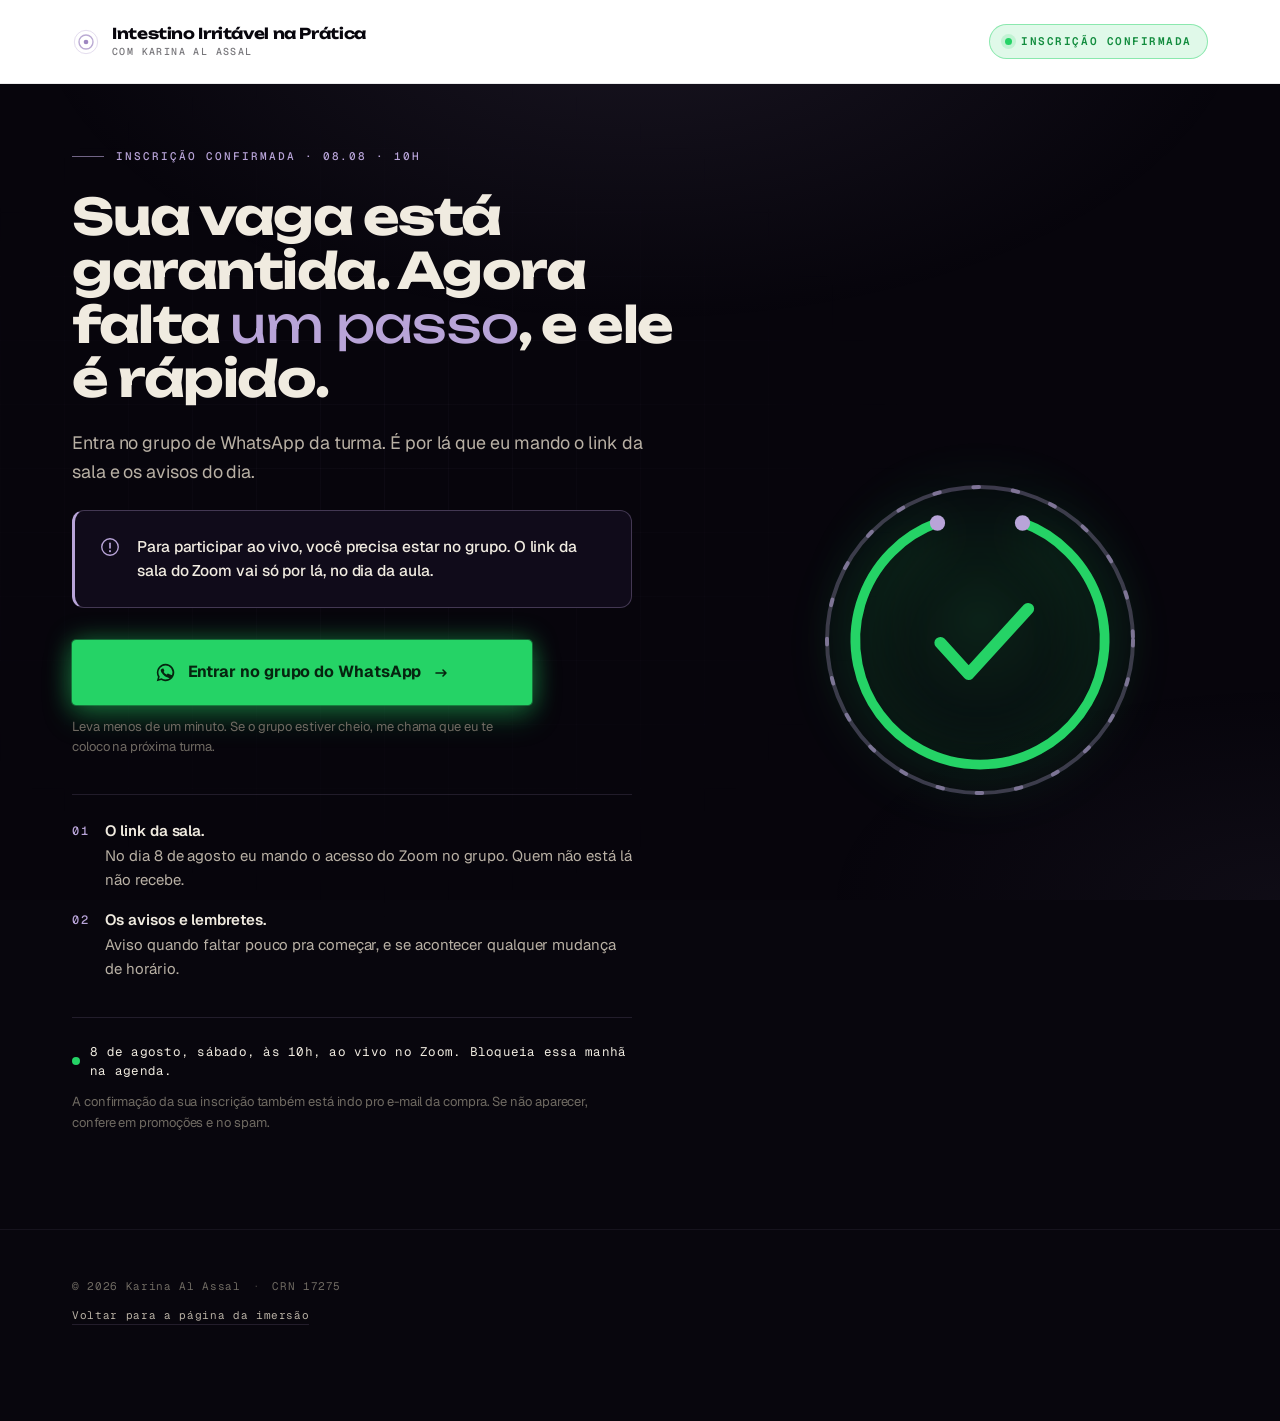
<file: imersao-intestino-irritavel/obrigado/index.html>
<!DOCTYPE html>
<html lang="pt-BR">
<head>
  <meta charset="UTF-8">
  <meta name="viewport" content="width=device-width, initial-scale=1.0, viewport-fit=cover">
  <meta name="theme-color" content="#08060d">
  <meta name="robots" content="noindex, nofollow">

  <title>Inscrição confirmada · Imersão Intestino Irritável na Prática · Karina Al Assal</title>
  <meta name="description" content="Sua inscrição na Imersão Intestino Irritável na Prática está confirmada. Entre no grupo de WhatsApp da turma para receber o link da sala e os avisos do dia.">

  <link rel="preconnect" href="https://fonts.googleapis.com">
  <link rel="preconnect" href="https://fonts.gstatic.com" crossorigin>
  <link rel="preconnect" href="https://fonts.cdnfonts.com" crossorigin>
  <link href="https://fonts.googleapis.com/css2?family=Unbounded:wght@300;400;500;600;700;800&family=Geist:wght@400;500;600;700&family=Geist+Mono:wght@400;500&display=swap" rel="stylesheet">
  <link href="https://fonts.cdnfonts.com/css/walkway" rel="stylesheet">

  <link rel="stylesheet" href="/imersao-intestino-irritavel/style.css?v=2">
  <link rel="stylesheet" href="/imersao-intestino-irritavel/obrigado/style.css?v=1">

  <!-- Google Tag Manager -->
  <script>(function(w,d,s,l,i){w[l]=w[l]||[];w[l].push({'gtm.start':
  new Date().getTime(),event:'gtm.js'});var f=d.getElementsByTagName(s)[0],
  j=d.createElement(s),dl=l!='dataLayer'?'&l='+l:'';j.async=true;j.src=
  'https://www.googletagmanager.com/gtm.js?id='+i+dl;f.parentNode.insertBefore(j,f);
  })(window,document,'script','dataLayer','GTM-PGLQ4JJ');</script>
  <!-- End Google Tag Manager -->
</head>
<body class="ty-body">
  <!-- Google Tag Manager (noscript) -->
  <noscript><iframe src="https://www.googletagmanager.com/ns.html?id=GTM-PGLQ4JJ"
  height="0" width="0" style="display:none;visibility:hidden"></iframe></noscript>
  <!-- End Google Tag Manager (noscript) -->

  <!-- Atmosfera global: noise -->
  <div class="atmosphere" aria-hidden="true">
    <svg class="atmosphere__noise" xmlns="http://www.w3.org/2000/svg">
      <filter id="noiseFilter">
        <feTurbulence type="fractalNoise" baseFrequency="0.85" numOctaves="2" stitchTiles="stitch"/>
        <feColorMatrix values="0 0 0 0 0  0 0 0 0 0  0 0 0 0 0  0 0 0 0.5 0"/>
      </filter>
      <rect width="100%" height="100%" filter="url(#noiseFilter)"/>
    </svg>
  </div>

  <header class="site-header">
    <div class="container site-header__inner">
      <a href="/imersao-intestino-irritavel/" class="brand" aria-label="Imersão Intestino Irritável na Prática · Karina Al Assal">
        <svg class="brand__mark" viewBox="0 0 24 24" fill="none" aria-hidden="true">
          <circle cx="12" cy="12" r="6" stroke="currentColor" stroke-width="1.2" opacity="0.7"/>
          <circle cx="12" cy="12" r="10" stroke="currentColor" stroke-width="0.6" opacity="0.4"/>
          <circle cx="12" cy="12" r="2" fill="currentColor"/>
        </svg>
        <span class="brand__text">
          <span class="brand__title">Intestino Irritável na Prática</span>
          <span class="brand__sub">com Karina Al Assal</span>
        </span>
      </a>
      <span class="ty-topflag">Inscrição confirmada</span>
    </div>
  </header>

  <main>

    <!-- ============= SEÇÃO ÚNICA · CONFIRMAÇÃO + GRUPO ============= -->
    <section class="ty-hero" aria-labelledby="ty-title">
      <div class="ty-hero__atmos" aria-hidden="true"></div>
      <div class="container ty-hero__grid">

        <div class="ty-hero__content">
          <p class="eyebrow eyebrow--lilac">
            <span class="eyebrow__line" aria-hidden="true"></span>
            Inscrição confirmada · 08.08 · 10H
          </p>

          <h1 class="ty-hero__headline" id="ty-title">
            Sua vaga está garantida. Agora falta <em>um passo</em>, e ele é rápido.
          </h1>

          <p class="ty-hero__lede">
            Entra no grupo de WhatsApp da turma. É por lá que eu mando o link da sala e os avisos do dia.
          </p>

          <div class="ty-alert" role="note">
            <span class="ty-alert__icon" aria-hidden="true">
              <svg viewBox="0 0 24 24" fill="none"><path d="M12 8v5" stroke="currentColor" stroke-width="1.8" stroke-linecap="round"/><circle cx="12" cy="16.5" r="1.1" fill="currentColor"/><circle cx="12" cy="12" r="9" stroke="currentColor" stroke-width="1.5"/></svg>
            </span>
            <p class="ty-alert__text">
              Para participar ao vivo, você precisa estar no grupo. O link da sala do Zoom vai só por lá, no dia da aula.
            </p>
          </div>

          <div class="ty-cta-wrap">
            <a class="ty-cta" href="https://chat.whatsapp.com/EQWBfcM0EBqEVQyVjcn5x2" target="_blank" rel="noopener noreferrer" data-cta="whatsapp-grupo">
              <span class="ty-cta__icon" aria-hidden="true">
                <svg viewBox="0 0 24 24" fill="currentColor"><path d="M12 2a10 10 0 0 0-8.6 15l-1.4 5 5.1-1.3A10 10 0 1 0 12 2Zm0 18a8 8 0 0 1-4.1-1.1l-.3-.2-3 .8.8-2.9-.2-.3A8 8 0 1 1 12 20Zm4.4-6c-.2-.1-1.4-.7-1.6-.8s-.4-.1-.5.1l-.7.9c-.1.2-.3.2-.5.1a6.5 6.5 0 0 1-3.2-2.8c-.1-.2 0-.4.1-.5l.4-.5.2-.4v-.4l-.8-1.8c-.2-.5-.4-.4-.5-.4h-.5a1 1 0 0 0-.7.3A2.8 2.8 0 0 0 6.5 9c0 1.7 1.2 3.3 1.4 3.5s2.4 3.7 5.8 5c.8.3 1.5.5 2 .7.8.2 1.5.2 2.1.1.6-.1 1.9-.8 2.1-1.5.3-.7.3-1.4.2-1.5s-.2-.2-.4-.3Z"/></svg>
              </span>
              <span class="ty-cta__label">Entrar no grupo do WhatsApp</span>
              <svg class="ty-cta__arrow" viewBox="0 0 16 16" fill="none" aria-hidden="true">
                <path d="M3 8h10m-3-3 3 3-3 3" stroke="currentColor" stroke-width="1.6" stroke-linecap="round" stroke-linejoin="round"/>
              </svg>
            </a>
            <p class="ty-cta__micro">
              Leva menos de um minuto. Se o grupo estiver cheio, me chama que eu te coloco na próxima turma.
            </p>
          </div>

          <ul class="ty-reasons" role="list">
            <li class="ty-reason">
              <span class="ty-reason__num">01</span>
              <div class="ty-reason__body">
                <strong>O link da sala.</strong>
                No dia 8 de agosto eu mando o acesso do Zoom no grupo. Quem não está lá não recebe.
              </div>
            </li>
            <li class="ty-reason">
              <span class="ty-reason__num">02</span>
              <div class="ty-reason__body">
                <strong>Os avisos e lembretes.</strong>
                Aviso quando faltar pouco pra começar, e se acontecer qualquer mudança de horário.
              </div>
            </li>
          </ul>

          <div class="ty-meta">
            <p class="ty-meta__event">
              <span class="ty-meta__dot" aria-hidden="true"></span>
              8 de agosto, sábado, às 10h, ao vivo no Zoom. Bloqueia essa manhã na agenda.
            </p>
            <p class="ty-meta__mail">
              A confirmação da sua inscrição também está indo pro e-mail da compra. Se não aparecer, confere em promoções e no spam.
            </p>
          </div>
        </div>

        <!-- Selo circular: o anel do evento vira anel de check -->
        <div class="ty-seal" aria-hidden="true">
          <span class="ty-seal__halo"></span>
          <svg class="ty-seal__svg" viewBox="0 0 120 120">
            <circle class="ty-seal__ring" cx="60" cy="60" r="54"/>
            <circle class="ty-seal__dash" cx="60" cy="60" r="54"/>
            <path class="ty-seal__arc" d="M75.05 18.65 A44 44 0 1 1 44.95 18.65"/>
            <path class="ty-seal__check" d="M46 61 L56 72 L77 49"/>
            <circle class="ty-seal__pip" cx="75" cy="18.7" r="2.7"/>
            <circle class="ty-seal__pip" cx="45" cy="18.7" r="2.7"/>
          </svg>
        </div>

      </div>
    </section>

  </main>

  <footer class="site-footer">
    <div class="container site-footer__inner">
      <div class="site-footer__line">
        <span>© 2026 Karina Al Assal</span>
        <span class="site-footer__sep" aria-hidden="true">·</span>
        <span>CRN 17275</span>
      </div>
      <div class="site-footer__line">
        <a href="/imersao-intestino-irritavel/">Voltar para a página da imersão</a>
      </div>
    </div>
  </footer>

</body>
</html>
</file>
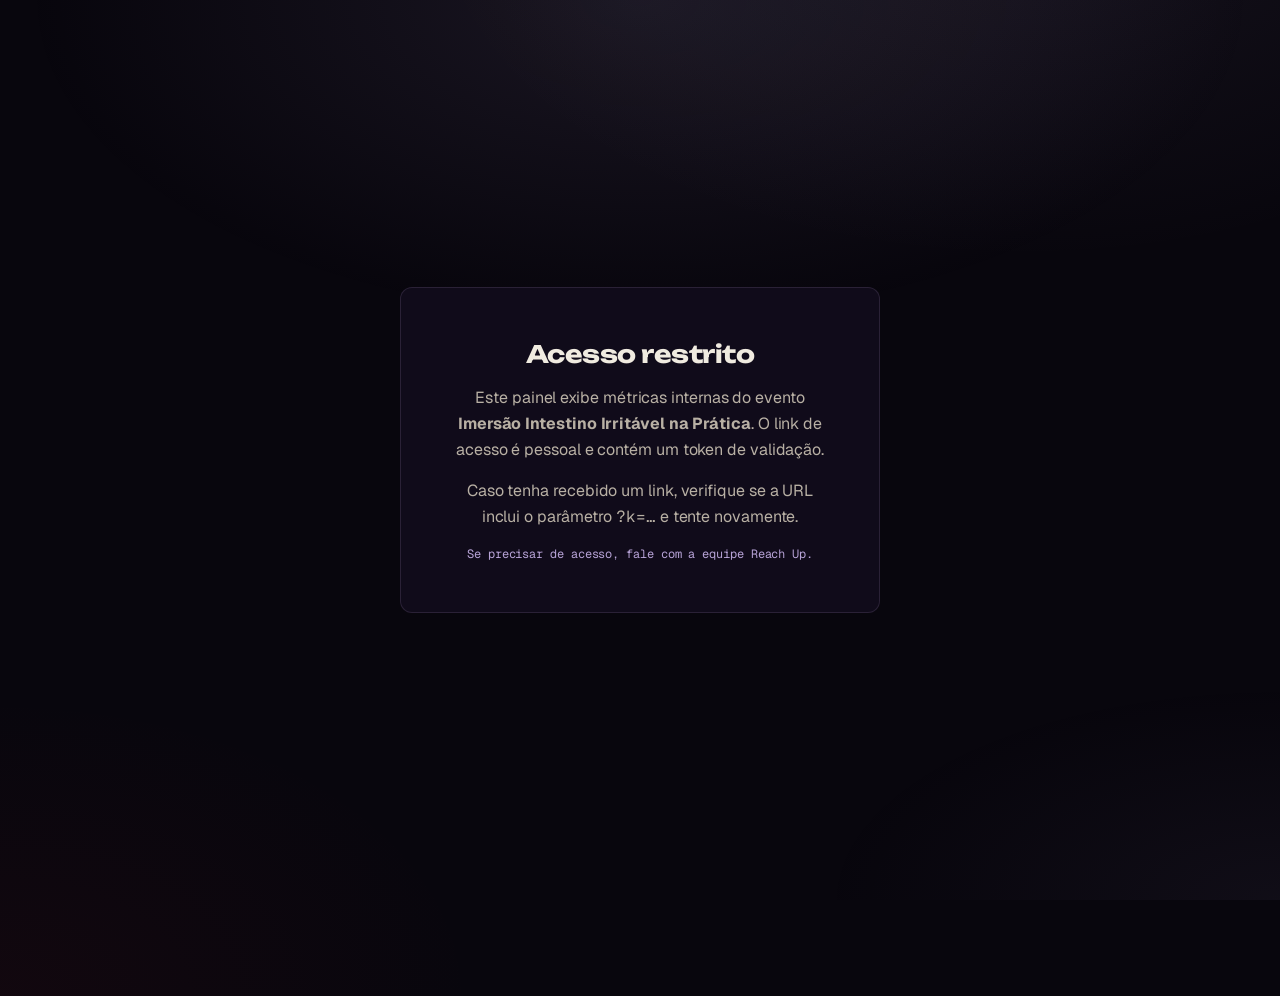
<file: dashboard-imersao/acesso-restrito.html>
<!DOCTYPE html>
<html lang="pt-BR">
<head>
  <meta charset="UTF-8">
  <meta name="viewport" content="width=device-width, initial-scale=1">
  <meta name="robots" content="noindex, nofollow">
  <title>Acesso restrito · Imersão Intestino Irritável</title>
  <link rel="preconnect" href="https://fonts.googleapis.com">
  <link rel="preconnect" href="https://fonts.gstatic.com" crossorigin>
  <link href="https://fonts.googleapis.com/css2?family=Geist:wght@400;500;600;700&family=Geist+Mono:wght@400;500&family=Unbounded:wght@600&display=swap" rel="stylesheet">
  <link rel="stylesheet" href="/style.css?v=37">
  <link rel="stylesheet" href="/dashboard-imersao/dashboard.css?v=2">

  <!-- Google Tag Manager -->
  <script>(function(w,d,s,l,i){w[l]=w[l]||[];w[l].push({'gtm.start':
  new Date().getTime(),event:'gtm.js'});var f=d.getElementsByTagName(s)[0],
  j=d.createElement(s),dl=l!='dataLayer'?'&l='+l:'';j.async=true;j.src=
  'https://www.googletagmanager.com/gtm.js?id='+i+dl;f.parentNode.insertBefore(j,f);
  })(window,document,'script','dataLayer','GTM-PGLQ4JJ');</script>
  <!-- End Google Tag Manager -->
</head>
<body>
  <!-- Google Tag Manager (noscript) -->
  <noscript><iframe src="https://www.googletagmanager.com/ns.html?id=GTM-PGLQ4JJ"
  height="0" width="0" style="display:none;visibility:hidden"></iframe></noscript>
  <!-- End Google Tag Manager (noscript) -->

  <main class="gate">
    <div class="gate__card">
      <h1 class="gate__title">Acesso restrito</h1>
      <p class="gate__msg">
        Este painel exibe métricas internas do evento <strong>Imersão Intestino Irritável na Prática</strong>.
        O link de acesso é pessoal e contém um token de validação.
      </p>
      <p class="gate__msg">
        Caso tenha recebido um link, verifique se a URL inclui o parâmetro <code style="font-family:var(--font-mono)">?k=…</code> e tente novamente.
      </p>
      <p class="gate__contact">
        Se precisar de acesso, fale com a equipe Reach Up.
      </p>
    </div>
  </main>
</body>
</html>
</file>
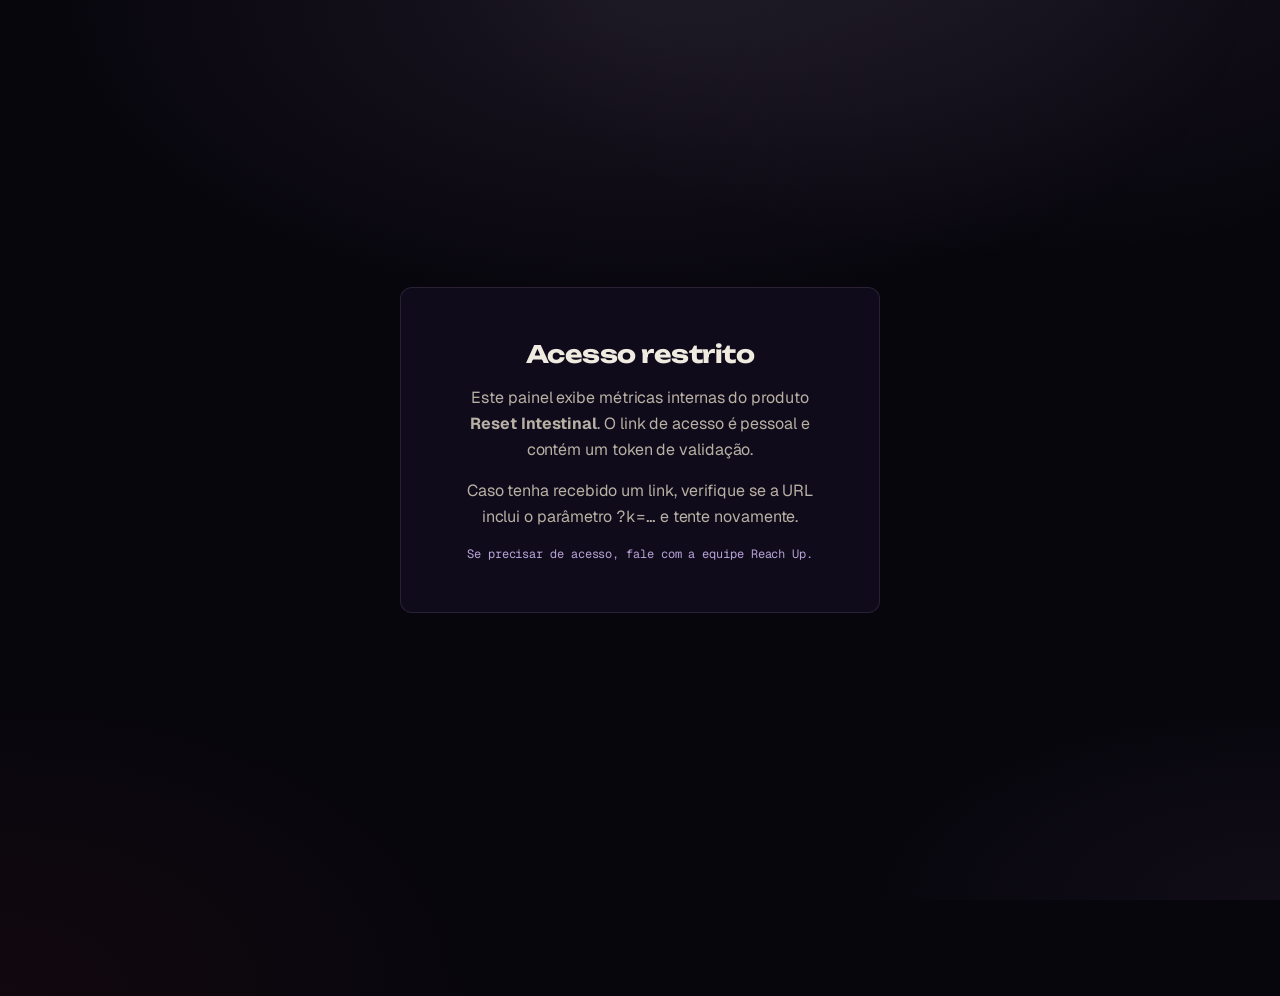
<file: dashboard-reset-intestinal/acesso-restrito.html>
<!DOCTYPE html>
<html lang="pt-BR">
<head>
  <meta charset="UTF-8">
  <meta name="viewport" content="width=device-width, initial-scale=1">
  <meta name="robots" content="noindex, nofollow">
  <title>Acesso restrito · Reset Intestinal</title>
  <link rel="preconnect" href="https://fonts.googleapis.com">
  <link rel="preconnect" href="https://fonts.gstatic.com" crossorigin>
  <link href="https://fonts.googleapis.com/css2?family=Geist:wght@400;500;600;700&family=Geist+Mono:wght@400;500&family=Unbounded:wght@600&display=swap" rel="stylesheet">
  <link rel="stylesheet" href="/style.css?v=37">
  <link rel="stylesheet" href="/dashboard-reset-intestinal/dashboard.css?v=2">
</head>
<body>
  <main class="gate">
    <div class="gate__card">
      <h1 class="gate__title">Acesso restrito</h1>
      <p class="gate__msg">
        Este painel exibe métricas internas do produto <strong>Reset Intestinal</strong>.
        O link de acesso é pessoal e contém um token de validação.
      </p>
      <p class="gate__msg">
        Caso tenha recebido um link, verifique se a URL inclui o parâmetro <code style="font-family:var(--font-mono)">?k=…</code> e tente novamente.
      </p>
      <p class="gate__contact">
        Se precisar de acesso, fale com a equipe Reach Up.
      </p>
    </div>
  </main>
</body>
</html>
</file>
<file: style.css>
/* ================================================================
   Tudo Sobre SIBO · LP
   Design system tokens, reset, tipografia, componentes
   Arquetipo: Atlas Clinico Premium (editorial dark, serif + mono)
   ================================================================ */

/* ---------- 1. Tokens ---------- */
:root {
  /* Cores base */
  --ink-0: #08060d;
  --ink-1: #100b1a;
  --ink-2: #1b1428;
  --ink-3: #261c36;

  /* Identidade Black SIBO */
  --lilac-1: #b8a4d8;
  --lilac-2: #9d86c1;
  --lilac-soft-08: rgba(184, 164, 216, 0.08);
  --lilac-soft-15: rgba(184, 164, 216, 0.15);
  --lilac-soft-30: rgba(184, 164, 216, 0.30);
  --lilac-soft-60: rgba(184, 164, 216, 0.60);

  /* Texto */
  --cream-1: #f0ebe0;
  --cream-2: #b8b0a4;
  --cream-3: #6f6a62;

  /* Accent raríssimo */
  --rouge: #c9242f;

  /* Lotes (Supabase) */
  --lote-1: #22c55e;
  --lote-2: #eab308;
  --lote-3: #f97316;
  --lote-4: #ef4444;

  /* Tipografia */
  --font-display: "Unbounded", "Walkway UltraBold", system-ui, -apple-system, sans-serif;
  --font-accent: "Walkway Oblique", "Walkway", "Unbounded", system-ui, sans-serif;
  --font-accent-bold: "Walkway Bold", "Walkway", "Unbounded", system-ui, sans-serif;
  --font-body: "Geist", "Inter", system-ui, -apple-system, "Segoe UI", sans-serif;
  --font-mono: "Geist Mono", "JetBrains Mono", "SFMono-Regular", Menlo, Consolas, monospace;

  /* Spacing scale (multiplos de 8) */
  --s-1: 4px;
  --s-2: 8px;
  --s-3: 12px;
  --s-4: 16px;
  --s-5: 24px;
  --s-6: 32px;
  --s-7: 48px;
  --s-8: 64px;
  --s-9: 96px;
  --s-10: 128px;

  /* Layout */
  --container: 1200px;
  --gutter: 32px;

  /* Radius */
  --r-sm: 4px;
  --r-md: 12px;
  --r-pill: 999px;

  /* Easing */
  --ease-out: cubic-bezier(0.4, 0, 0.2, 1);
  --ease-spring: cubic-bezier(0.22, 1, 0.36, 1);
}

/* ---------- 2. Reset moderno ---------- */
*,
*::before,
*::after {
  box-sizing: border-box;
  margin: 0;
  padding: 0;
}

html {
  scroll-behavior: smooth;
  -webkit-text-size-adjust: 100%;
  text-rendering: optimizeLegibility;
}

body {
  background: var(--ink-0);
  color: var(--cream-1);
  font-family: var(--font-body);
  font-size: 16px;
  font-weight: 400;
  line-height: 1.55;
  letter-spacing: -0.005em;
  min-height: 100vh;
  overflow-x: hidden;
  -webkit-font-smoothing: antialiased;
  -moz-osx-font-smoothing: grayscale;
}

img,
svg {
  display: block;
  max-width: 100%;
}

img {
  height: auto;
}

a {
  color: inherit;
  text-decoration: none;
}

button {
  font: inherit;
  background: none;
  border: 0;
  cursor: pointer;
  color: inherit;
}

ul,
ol {
  list-style: none;
}

::selection {
  background: var(--lilac-soft-30);
  color: var(--cream-1);
}

/* ---------- 3. Atmosfera global ---------- */
.atmosphere {
  position: fixed;
  inset: 0;
  pointer-events: none;
  z-index: 1;
  overflow: hidden;
}

.atmosphere__noise {
  position: absolute;
  inset: 0;
  width: 100%;
  height: 100%;
  opacity: 0.06;
  mix-blend-mode: overlay;
}

body::before {
  /* Gradient mesh global sutil — luz lilás vinda do alto */
  content: "";
  position: fixed;
  inset: 0;
  background:
    radial-gradient(ellipse 80% 60% at 50% 0%, rgba(184, 164, 216, 0.10), transparent 60%),
    radial-gradient(ellipse 60% 40% at 100% 100%, rgba(184, 164, 216, 0.05), transparent 60%);
  pointer-events: none;
  z-index: 0;
}

main,
.site-header,
.site-footer,
.sticky-cta {
  position: relative;
  z-index: 2;
}

/* ---------- 4. Tipografia ---------- */
.eyebrow {
  font-family: var(--font-mono);
  font-size: 11px;
  font-weight: 500;
  letter-spacing: 0.18em;
  text-transform: uppercase;
  color: var(--cream-2);
  display: inline-flex;
  align-items: center;
  gap: var(--s-3);
}

.eyebrow--lilac {
  color: var(--lilac-1);
}

.eyebrow__line {
  width: 32px;
  height: 1px;
  background: currentColor;
  display: inline-block;
  opacity: 0.6;
}

.section-title {
  font-family: var(--font-display);
  font-size: clamp(26px, 3.6vw, 40px);
  font-weight: 500;
  line-height: 1.18;
  letter-spacing: -0.025em;
  color: var(--cream-1);
  max-width: 30ch;
  margin-top: var(--s-4);
}

.section-title em {
  font-family: var(--font-accent);
  font-style: normal;
  color: var(--lilac-1);
  font-weight: 400;
  letter-spacing: -0.01em;
}

/* ---------- 5. Container & header ---------- */
.container {
  max-width: var(--container);
  margin: 0 auto;
  padding-inline: var(--gutter);
}

.site-header {
  background: #ffffff;
  padding: var(--s-5) 0;
  padding-top: max(var(--s-5), env(safe-area-inset-top));
  border-bottom: 1px solid rgba(8, 6, 13, 0.08);
}

.site-header__inner {
  display: flex;
  align-items: center;
  justify-content: space-between;
  gap: var(--s-5);
}

.brand {
  display: inline-flex;
  align-items: center;
  gap: var(--s-3);
  color: var(--ink-0);
}

.brand__mark {
  width: 28px;
  height: 28px;
  color: var(--lilac-2);
  flex-shrink: 0;
}

.brand__text {
  display: flex;
  flex-direction: column;
  line-height: 1.1;
}

.brand__title {
  font-family: var(--font-display);
  font-weight: 700;
  font-size: 15px;
  letter-spacing: -0.025em;
  color: var(--ink-0);
}

.brand__sub {
  font-family: var(--font-mono);
  font-size: 10px;
  font-weight: 500;
  letter-spacing: 0.14em;
  text-transform: uppercase;
  color: rgba(8, 6, 13, 0.55);
  margin-top: 3px;
}

.site-header__meta {
  font-family: var(--font-mono);
  font-size: 12px;
  font-weight: 600;
  letter-spacing: 0.14em;
  text-transform: uppercase;
  color: var(--ink-0);
  display: inline-flex;
  align-items: center;
  gap: var(--s-2);
}

.site-header__dot {
  width: 6px;
  height: 6px;
  border-radius: 50%;
  background: var(--lote-1);
  box-shadow: 0 0 0 0 rgba(34, 197, 94, 0.5);
  animation: pulseDot 2.4s var(--ease-out) infinite;
}

@keyframes pulseDot {
  0%, 100% { box-shadow: 0 0 0 0 rgba(34, 197, 94, 0.5); }
  50% { box-shadow: 0 0 0 6px rgba(34, 197, 94, 0); }
}

/* ---------- 5b. Audience strip (aviso público profissional) ---------- */
.audience-strip {
  position: relative;
  background:
    linear-gradient(180deg, rgba(184, 164, 216, 0.08) 0%, rgba(8, 6, 13, 0) 100%),
    var(--ink-1);
  border-top: 1px solid rgba(184, 164, 216, 0.25);
  border-bottom: 1px solid rgba(184, 164, 216, 0.12);
  padding: 12px 0;
  z-index: 2;
}

.audience-strip::before {
  /* Glow lilás sutil ao longo da borda topo */
  content: "";
  position: absolute;
  top: -1px;
  left: 0;
  right: 0;
  height: 1px;
  background: linear-gradient(to right,
    transparent 0%,
    rgba(184, 164, 216, 0.6) 30%,
    rgba(184, 164, 216, 0.6) 70%,
    transparent 100%);
  filter: blur(0.5px);
}

.audience-strip__inner {
  display: flex;
  align-items: center;
  justify-content: center;
  gap: 12px;
}

.audience-strip__icon {
  display: inline-flex;
  align-items: center;
  justify-content: center;
  width: 22px;
  height: 22px;
  color: var(--lilac-1);
  flex-shrink: 0;
  filter: drop-shadow(0 0 6px rgba(184, 164, 216, 0.5));
}

.audience-strip__icon svg {
  width: 100%;
  height: 100%;
}

.audience-strip__text {
  font-family: var(--font-mono);
  font-size: 12px;
  font-weight: 500;
  letter-spacing: 0.16em;
  text-transform: uppercase;
  color: var(--cream-2);
  text-align: center;
}

.audience-strip__text strong {
  font-weight: 600;
  color: var(--lilac-1);
  text-shadow: 0 0 12px rgba(184, 164, 216, 0.5);
}

@media (max-width: 640px) {
  .audience-strip {
    padding: 10px 0;
  }
  .audience-strip__inner {
    gap: 10px;
  }
  .audience-strip__icon {
    width: 18px;
    height: 18px;
  }
  .audience-strip__text {
    font-size: 10px;
    letter-spacing: 0.12em;
  }
}

/* ---------- 6. HERO ---------- */
.hero {
  position: relative;
  padding: var(--s-6) 0 var(--s-8);
  overflow: hidden;
  min-height: calc(100vh - 80px);
  display: flex;
  align-items: center;
}

.hero__atmos {
  position: absolute;
  inset: 0;
  pointer-events: none;
  background-image:
    linear-gradient(to right, var(--lilac-soft-08) 1px, transparent 1px),
    linear-gradient(to bottom, var(--lilac-soft-08) 1px, transparent 1px);
  background-size: 64px 64px;
  background-position: -1px -1px;
  mask-image: radial-gradient(ellipse 60% 50% at 30% 40%, black, transparent 70%);
  -webkit-mask-image: radial-gradient(ellipse 60% 50% at 30% 40%, black, transparent 70%);
  opacity: 0.5;
}

.hero__grid {
  display: grid;
  grid-template-columns: minmax(0, 1.2fr) minmax(0, 0.8fr);
  gap: var(--s-7);
  align-items: center;
  position: relative;
  width: 100%;
}

.hero__text {
  display: flex;
  flex-direction: column;
  gap: var(--s-5);
}

.hero__title {
  font-family: var(--font-display);
  font-weight: 600;
  line-height: 1.06;
  letter-spacing: -0.03em;
  color: var(--cream-1);
  margin-top: var(--s-3);
}

.hero__title-q {
  display: block;
  font-family: "Walkway Oblique SemiBold", var(--font-accent);
  font-style: normal;
  font-weight: 400;
  font-size: clamp(22px, 3.2vw, 34px);
  letter-spacing: -0.005em;
  line-height: 1.18;
  color: var(--cream-1);
  opacity: 0.92;
  max-width: 24ch;
  margin-bottom: var(--s-2);
}

.hero__title-a {
  display: block;
  font-family: var(--font-display);
  font-weight: 700;
  font-size: clamp(34px, 4.8vw, 56px);
  letter-spacing: -0.035em;
  color: var(--cream-1);
  max-width: 16ch;
}

.hero__title-a em {
  font-family: var(--font-accent);
  font-style: normal;
  color: var(--lilac-1);
  font-weight: 400;
  letter-spacing: -0.015em;
  position: relative;
}

.hero__title-a em::after {
  content: "";
  position: absolute;
  left: 0;
  right: 0;
  bottom: 4%;
  height: 8%;
  background: var(--lilac-1);
  opacity: 0.18;
  z-index: -1;
  border-radius: 4px;
}

.hero__sub {
  font-size: 16px;
  line-height: 1.55;
  color: var(--cream-2);
  max-width: 52ch;
}

.hero__cta-wrap {
  display: flex;
  flex-wrap: wrap;
  align-items: center;
  gap: var(--s-5);
}

.hero__signals {
  display: flex;
  flex-wrap: wrap;
  gap: var(--s-5);
  margin-top: var(--s-3);
  font-family: var(--font-mono);
  font-size: 12px;
  letter-spacing: 0.04em;
  color: var(--cream-3);
}

.hero__signals li {
  display: inline-flex;
  align-items: center;
  gap: var(--s-2);
}

.hero__signal-icon {
  color: var(--lilac-1);
  font-size: 8px;
}

/* ---------- 7. Photo frame ---------- */
.hero__photo {
  position: relative;
  display: flex;
  flex-direction: column;
  gap: var(--s-4);
}

.photo-frame {
  position: relative;
  aspect-ratio: 4 / 5;
  max-height: calc(100vh - 200px);
  overflow: hidden;
  border-radius: var(--r-md) var(--r-md) var(--r-sm) var(--r-md);
  background: var(--ink-2);
  isolation: isolate;
}

.hero__photo {
  align-self: center;
  justify-self: end;
  max-width: 460px;
  width: 100%;
}

.photo-frame img {
  width: 100%;
  height: 100%;
  object-fit: cover;
  object-position: 50% 50%;
  filter: contrast(1.05) saturate(0.95);
  transition: transform 800ms var(--ease-out);
}

.photo-frame:hover img {
  transform: scale(1.02);
}

.photo-frame__rule {
  position: absolute;
  left: -1px;
  top: 8%;
  bottom: 8%;
  width: 1px;
  background: var(--lilac-1);
  opacity: 0.7;
  z-index: 2;
}

.photo-frame__index {
  position: absolute;
  top: var(--s-4);
  right: var(--s-4);
  font-family: var(--font-mono);
  font-size: 10px;
  letter-spacing: 0.18em;
  text-transform: uppercase;
  color: var(--cream-1);
  background: rgba(8, 6, 13, 0.6);
  backdrop-filter: blur(8px);
  -webkit-backdrop-filter: blur(8px);
  padding: 6px 10px;
  border-radius: var(--r-sm);
  border: 1px solid var(--lilac-soft-30);
}

.photo-frame__caption {
  display: flex;
  flex-direction: column;
  gap: 2px;
  padding-left: var(--s-3);
  border-left: 1px solid var(--lilac-soft-30);
}

.photo-frame__name {
  font-family: var(--font-accent);
  font-weight: 400;
  font-size: 16px;
  font-style: normal;
  letter-spacing: -0.005em;
  color: var(--cream-1);
}

.photo-frame__cred {
  font-family: var(--font-mono);
  font-size: 10px;
  letter-spacing: 0.14em;
  text-transform: uppercase;
  color: var(--cream-3);
}

/* ================================================================
   Floating credential pills (mobile only — hidden on desktop)
   Cercam a foto da Karina como ícones de autoridade flutuantes.
   ================================================================ */
.cred-float {
  display: none;
}

/* Hero author line (mobile only — substitui o caption embaixo da foto) */
.hero__author {
  display: none;
}

/* ---------- 8. Botão primário ---------- */
.btn-primary {
  display: inline-flex;
  align-items: center;
  gap: var(--s-2);
  padding: 18px 26px;
  border: 1px solid var(--lilac-soft-60);
  border-radius: var(--r-sm);
  background: transparent;
  color: var(--cream-1);
  font-family: var(--font-body);
  font-size: 15px;
  font-weight: 600;
  letter-spacing: -0.005em;
  position: relative;
  overflow: hidden;
  transition:
    border-color 240ms var(--ease-out),
    transform 240ms var(--ease-out),
    background-color 240ms var(--ease-out);
}

.btn-primary::before {
  content: "";
  position: absolute;
  inset: 0;
  background: var(--lilac-1);
  opacity: 0;
  transition: opacity 280ms var(--ease-out);
  z-index: 0;
}

.btn-primary:hover {
  border-color: var(--lilac-1);
  transform: translateY(-2px);
}

.btn-primary:hover::before {
  opacity: 0.08;
}

.btn-primary > * {
  position: relative;
  z-index: 1;
}

.btn-primary__label {
  letter-spacing: -0.005em;
}

.btn-primary__price {
  font-family: var(--font-mono);
  font-weight: 500;
  font-feature-settings: "tnum" 1;
  color: var(--lilac-1);
}

.btn-primary__arrow {
  width: 16px;
  height: 16px;
  margin-left: var(--s-2);
  transition: transform 240ms var(--ease-out);
}

.btn-primary:hover .btn-primary__arrow {
  transform: translateX(3px);
}

.btn-primary--mini {
  padding: 12px 18px;
  font-size: 13px;
}

/* ---------- Hero CTA (neon purple) ---------- */
/* Apenas o primeiro botão (hero) recebe o tratamento neon pra dar foco visual máximo. */
.btn-primary[data-cta="hero"] {
  background: #8b5cf6;
  border-color: #8b5cf6;
  color: #ffffff;
  font-weight: 700;
  box-shadow:
    0 0 0 1px rgba(167, 139, 250, 0.4),
    0 0 24px rgba(139, 92, 246, 0.55),
    0 0 48px rgba(139, 92, 246, 0.30),
    0 12px 28px rgba(139, 92, 246, 0.35);
  animation: heroBtnPulse 2.6s var(--ease-out) infinite;
}

.btn-primary[data-cta="hero"] .btn-primary__price {
  color: #ffffff;
}

.btn-primary[data-cta="hero"]::before {
  background: #ffffff;
}

.btn-primary[data-cta="hero"]:hover {
  border-color: #a78bfa;
  background: #7c3aed;
  transform: translateY(-3px);
  box-shadow:
    0 0 0 1px rgba(167, 139, 250, 0.6),
    0 0 32px rgba(139, 92, 246, 0.75),
    0 0 64px rgba(139, 92, 246, 0.45),
    0 16px 36px rgba(139, 92, 246, 0.45);
}

.btn-primary[data-cta="hero"]:hover::before {
  opacity: 0.12;
}

@keyframes heroBtnPulse {
  0%, 100% {
    box-shadow:
      0 0 0 1px rgba(167, 139, 250, 0.4),
      0 0 24px rgba(139, 92, 246, 0.55),
      0 0 48px rgba(139, 92, 246, 0.30),
      0 12px 28px rgba(139, 92, 246, 0.35);
  }
  50% {
    box-shadow:
      0 0 0 1px rgba(167, 139, 250, 0.6),
      0 0 32px rgba(139, 92, 246, 0.75),
      0 0 64px rgba(139, 92, 246, 0.45),
      0 12px 28px rgba(139, 92, 246, 0.40);
  }
}

@media (prefers-reduced-motion: reduce) {
  .btn-primary[data-cta="hero"] {
    animation: none;
  }
}

/* ---------- 9. Lote progress (no hero) ---------- */
.lote-progress {
  display: flex;
  flex-direction: column;
  gap: 12px;
  min-width: 320px;
  padding: 18px 20px;
  border-radius: var(--r-md);
  background: var(--ink-1);
  border: 1px solid var(--lilac-soft-15);
  font-family: var(--font-body);
  transition: border-color 400ms var(--ease-out);
}

.lote-progress__head {
  display: flex;
  align-items: center;
  justify-content: space-between;
  gap: var(--s-3);
  font-size: 13px;
  color: var(--cream-2);
  letter-spacing: -0.005em;
}

.lote-progress__head strong {
  font-family: var(--font-mono);
  font-weight: 500;
  font-size: 22px;
  color: var(--lote-1);
  font-variant-numeric: tabular-nums;
  line-height: 1;
  transition: color 400ms var(--ease-out);
}

.lote-progress__text {
  display: inline-flex;
  align-items: center;
  gap: 10px;
  flex-wrap: wrap;
}

.lote-progress__dot {
  width: 8px;
  height: 8px;
  border-radius: 50%;
  background: var(--lote-1);
  box-shadow: 0 0 0 0 var(--lote-1);
  flex-shrink: 0;
  animation: pulseDotColor 2.4s var(--ease-out) infinite;
  transition: background 400ms var(--ease-out);
}

@keyframes pulseDotColor {
  0%, 100% { box-shadow: 0 0 0 0 currentColor; opacity: 1; }
  50% { box-shadow: 0 0 0 6px transparent; opacity: 0.5; }
}

/* === Barra de carregamento (protagonista visual) === */
.lote-progress__bar {
  position: relative;
  width: 100%;
  height: 12px;
  background: rgba(255, 255, 255, 0.05);
  border: 1px solid var(--lilac-soft-08);
  border-radius: var(--r-pill);
  overflow: hidden;
}

.lote-progress__bar::before {
  /* Pattern interno sutil de "tracks" milimetrados pra dar textura */
  content: "";
  position: absolute;
  inset: 0;
  background-image: repeating-linear-gradient(
    90deg,
    transparent 0,
    transparent 11px,
    rgba(255, 255, 255, 0.03) 11px,
    rgba(255, 255, 255, 0.03) 12px
  );
  pointer-events: none;
  z-index: 1;
}

.lote-progress__fill {
  position: absolute;
  top: 0;
  left: 0;
  bottom: 0;
  width: 0%;
  background: var(--lote-1);
  border-radius: var(--r-pill);
  z-index: 2;
  transition:
    width 1200ms var(--ease-out),
    background-color 400ms var(--ease-out);
  box-shadow:
    0 0 12px 0 currentColor,
    0 0 0 1px rgba(255, 255, 255, 0.08) inset;
  color: var(--lote-1);
}

.lote-progress__fill::after {
  /* Highlight superior tipo "luz refletida" no fill, dá depth */
  content: "";
  position: absolute;
  top: 0;
  left: 0;
  right: 0;
  height: 50%;
  background: linear-gradient(180deg, rgba(255, 255, 255, 0.22), transparent);
  border-radius: var(--r-pill) var(--r-pill) 0 0;
  pointer-events: none;
}

.lote-progress__fill::before {
  /* Ponta luminosa pulsante na borda direita do fill */
  content: "";
  position: absolute;
  top: -2px;
  right: -1px;
  bottom: -2px;
  width: 3px;
  background: currentColor;
  border-radius: var(--r-pill);
  box-shadow: 0 0 12px 2px currentColor;
  opacity: 0.9;
  animation: barLeadPulse 1.8s var(--ease-out) infinite;
}

@keyframes barLeadPulse {
  0%, 100% { opacity: 0.6; }
  50% { opacity: 1; }
}

.lote-progress__meta {
  font-family: var(--font-mono);
  font-size: 11px;
  color: var(--cream-3);
  letter-spacing: 0.02em;
  font-variant-numeric: tabular-nums;
  display: inline-flex;
  align-items: baseline;
  gap: 8px;
  flex-wrap: wrap;
}

.lote-progress__meta strong {
  color: var(--cream-1);
  font-weight: 500;
}

.lote-progress__sep {
  opacity: 0.4;
}

.lote-erro {
  opacity: 0.5;
}

.lote-erro .lote-progress__dot,
.lote-erro .lote-progress__fill::before {
  animation: none;
}

/* ================================================================
   Escassez — barra de progresso pulsa quando o lote ativo está
   prestes a esgotar (≤ 5 vagas OU ≥ 90% vendido).
   Override visual no JS sobrescreve a cor do fill para vermelho;
   esta regra só adiciona a animação de atenção.
   ================================================================ */
[data-lote-bar][data-scarcity="true"] [data-lote-percent-fill],
.float-cta[data-scarcity="true"] .float-cta__fill {
  animation: lote-scarcity-pulse 1.4s ease-in-out infinite;
}

@keyframes lote-scarcity-pulse {
  0%, 100% { box-shadow: 0 0 0 0 rgba(239, 68, 68, 0.45); }
  50%      { box-shadow: 0 0 0 6px rgba(239, 68, 68, 0); }
}

@media (prefers-reduced-motion: reduce) {
  [data-lote-bar][data-scarcity="true"] [data-lote-percent-fill],
  .float-cta[data-scarcity="true"] .float-cta__fill {
    animation: none;
  }
}

/* ---------- 10. Para quem é (bento) ---------- */
.quemepra {
  padding: var(--s-10) 0;
  position: relative;
}

.quemepra::before {
  /* Linha horizontal divisória sutil acima da seção */
  content: "";
  position: absolute;
  top: 0;
  left: 50%;
  transform: translateX(-50%);
  width: 80%;
  max-width: 800px;
  height: 1px;
  background: linear-gradient(90deg, transparent, var(--lilac-soft-30), transparent);
}

.section-head {
  display: flex;
  flex-direction: column;
  margin-bottom: var(--s-9);
  max-width: 760px;
}

.bento {
  display: grid;
  grid-template-columns: repeat(12, 1fr);
  gap: var(--s-5);
}

.card {
  position: relative;
  display: flex;
  flex-direction: column;
  gap: var(--s-4);
  padding: var(--s-7) var(--s-6);
  background: var(--ink-1);
  border: 1px solid var(--lilac-soft-15);
  border-radius: var(--r-md);
  transition:
    border-color 280ms var(--ease-out),
    transform 280ms var(--ease-out),
    background 280ms var(--ease-out);
  grid-column: span 4;
  overflow: hidden;
}

.card::before {
  /* Gradiente mesh sutil dentro do card no hover */
  content: "";
  position: absolute;
  inset: 0;
  background: radial-gradient(ellipse 60% 80% at 0% 0%, var(--lilac-soft-08), transparent 60%);
  opacity: 0;
  transition: opacity 320ms var(--ease-out);
  pointer-events: none;
}

.card:hover {
  border-color: var(--lilac-soft-60);
  transform: translateY(-4px);
}

.card:hover::before {
  opacity: 1;
}

.card--feature {
  grid-column: span 6;
  background: linear-gradient(135deg, var(--ink-1), var(--ink-2));
}

.card--wide {
  grid-column: span 12;
  background: var(--ink-1);
  display: grid;
  grid-template-columns: auto 1fr auto;
  align-items: center;
  gap: var(--s-7);
  padding: var(--s-7);
}

.card--wide .card__index {
  position: static;
  align-self: start;
}

.card--wide .card__icon {
  align-self: center;
}

.card--wide .card__title {
  font-size: 24px;
}

.card__index {
  position: absolute;
  top: var(--s-5);
  right: var(--s-5);
  font-family: var(--font-mono);
  font-size: 11px;
  letter-spacing: 0.16em;
  color: var(--lilac-1);
  opacity: 0.5;
}

.card__icon {
  width: 36px;
  height: 36px;
  color: var(--lilac-1);
  opacity: 0.85;
  margin-bottom: var(--s-2);
}

.card__icon--lg {
  width: 96px;
  height: 72px;
  flex-shrink: 0;
  margin-bottom: 0;
}

.card__title {
  font-family: var(--font-display);
  font-weight: 500;
  font-size: 18px;
  font-style: normal;
  line-height: 1.25;
  letter-spacing: -0.02em;
  color: var(--cream-1);
  max-width: 26ch;
}

.card--feature .card__title {
  font-size: 22px;
  font-weight: 600;
}

.card__body {
  font-size: 14.5px;
  line-height: 1.55;
  color: var(--cream-2);
  max-width: 42ch;
}

.card__signal {
  display: inline-flex;
  align-items: center;
  gap: var(--s-2);
  margin-top: var(--s-3);
  padding: 6px 12px;
  border: 1px dashed var(--lilac-soft-60);
  border-radius: var(--r-pill);
  font-family: var(--font-mono);
  font-size: 10px;
  letter-spacing: 0.16em;
  text-transform: uppercase;
  color: var(--lilac-1);
  align-self: flex-start;
  justify-self: end;
}

.card--wide .card__signal {
  align-self: center;
  justify-self: end;
  white-space: nowrap;
}

/* ---------- 11. Placeholder ---------- */
.placeholder {
  padding: var(--s-9) 0;
  border-top: 1px solid var(--lilac-soft-08);
  border-bottom: 1px solid var(--lilac-soft-08);
}

.placeholder__note {
  font-family: var(--font-mono);
  font-size: 12px;
  color: var(--cream-3);
  text-align: center;
  letter-spacing: 0.04em;
  max-width: 60ch;
  margin: 0 auto;
}

.placeholder__note code {
  background: var(--ink-2);
  padding: 2px 6px;
  border-radius: var(--r-sm);
  color: var(--lilac-1);
  border: 1px solid var(--lilac-soft-15);
}

/* ---------- 12. Footer ---------- */
.site-footer {
  padding: var(--s-7) 0;
  border-top: 1px solid var(--lilac-soft-08);
}

.site-footer__inner {
  display: flex;
  align-items: center;
  gap: var(--s-3);
  font-family: var(--font-mono);
  font-size: 11px;
  letter-spacing: 0.06em;
  color: var(--cream-3);
  flex-wrap: wrap;
}

.site-footer__inner a {
  color: var(--cream-2);
  border-bottom: 1px solid var(--lilac-soft-15);
  transition: border-color 240ms var(--ease-out), color 240ms var(--ease-out);
}

.site-footer__inner a:hover {
  color: var(--lilac-1);
  border-color: var(--lilac-1);
}

/* ---------- 13. Floating CTA pill (persistente) ---------- */
.float-cta {
  position: fixed;
  bottom: max(24px, env(safe-area-inset-bottom));
  left: 50%;
  transform: translateX(-50%) translateY(160%);
  z-index: 50;
  display: inline-flex;
  flex-direction: column;
  align-items: stretch;
  width: min(640px, calc(100vw - 32px));
  background: rgba(16, 11, 26, 0.82);
  backdrop-filter: blur(24px) saturate(140%);
  -webkit-backdrop-filter: blur(24px) saturate(140%);
  border: 1px solid var(--lilac-soft-15);
  border-radius: var(--r-pill);
  color: var(--cream-1);
  text-decoration: none;
  overflow: hidden;
  box-shadow:
    0 20px 60px rgba(0, 0, 0, 0.5),
    0 0 0 1px rgba(184, 164, 216, 0.04);
  transition:
    transform 480ms var(--ease-spring),
    border-color 320ms var(--ease-out),
    background 320ms var(--ease-out);
  visibility: hidden;
}

.float-cta[data-visible="true"] {
  transform: translateX(-50%) translateY(0);
  visibility: visible;
}

.float-cta:hover {
  border-color: var(--lilac-soft-60);
  background: rgba(16, 11, 26, 0.92);
}

.float-cta:hover .float-cta__arrow {
  transform: translateX(3px);
}

.float-cta__rail {
  /* Barra de progresso integrada no topo do float pill */
  position: relative;
  display: block;
  height: 7px;
  width: 100%;
  background: rgba(255, 255, 255, 0.05);
  overflow: hidden;
}

.float-cta__fill {
  position: absolute;
  top: 0;
  left: 0;
  bottom: 0;
  width: 0%;
  background: var(--lote-1);
  transition:
    width 1200ms var(--ease-out),
    background-color 400ms var(--ease-out);
  box-shadow: 0 0 8px 0 currentColor;
  color: var(--lote-1);
}

.float-cta__fill::after {
  /* Ponta luminosa pulsante na borda direita */
  content: "";
  position: absolute;
  top: 0;
  right: 0;
  bottom: 0;
  width: 2px;
  background: currentColor;
  box-shadow: 0 0 10px 2px currentColor;
  animation: barLeadPulse 1.8s var(--ease-out) infinite;
}

.float-cta__body {
  display: flex;
  align-items: center;
  gap: var(--s-4);
  padding: 14px 22px 14px 22px;
}

.float-cta__metric {
  display: flex;
  flex-direction: column;
  gap: 2px;
  min-width: 0;
  flex: 1;
}

.float-cta__metric strong {
  font-family: var(--font-mono);
  font-size: 18px;
  font-weight: 500;
  color: var(--lote-1);
  font-variant-numeric: tabular-nums;
  line-height: 1;
  transition: color 400ms var(--ease-out);
}

.float-cta__label {
  font-family: var(--font-body);
  font-size: 12px;
  color: var(--cream-2);
  letter-spacing: -0.005em;
}

.float-cta__divider {
  width: 1px;
  height: 32px;
  background: var(--lilac-soft-15);
  flex-shrink: 0;
}

.float-cta__action {
  display: flex;
  align-items: center;
  gap: 10px;
  flex-shrink: 0;
}

.float-cta__price {
  font-family: var(--font-mono);
  font-size: 13px;
  font-weight: 500;
  color: var(--lilac-1);
  letter-spacing: -0.005em;
  font-variant-numeric: tabular-nums;
  padding: 4px 10px;
  border: 1px solid var(--lilac-soft-30);
  border-radius: var(--r-pill);
}

.float-cta__cta {
  font-family: var(--font-body);
  font-size: 13.5px;
  font-weight: 600;
  color: var(--cream-1);
  letter-spacing: -0.005em;
}

.float-cta__arrow {
  width: 14px;
  height: 14px;
  color: var(--cream-1);
  transition: transform 240ms var(--ease-out);
}

/* ---------- 14. Reveal animation ---------- */
[data-reveal] {
  opacity: 0;
  transform: translateY(16px);
  transition:
    opacity 720ms var(--ease-out),
    transform 720ms var(--ease-out);
}

[data-reveal].is-visible {
  opacity: 1;
  transform: translateY(0);
}

/* Stagger entre cards */
.bento [data-reveal]:nth-child(1) { transition-delay: 0ms; }
.bento [data-reveal]:nth-child(2) { transition-delay: 80ms; }
.bento [data-reveal]:nth-child(3) { transition-delay: 160ms; }
.bento [data-reveal]:nth-child(4) { transition-delay: 240ms; }
.bento [data-reveal]:nth-child(5) { transition-delay: 320ms; }

/* ================================================================
   Seções 3 → 11 + footer expandido
   ================================================================ */

/* ---------- Seção genérica (header padrão usado em várias) ---------- */
.section-head {
  display: flex;
  flex-direction: column;
  margin-bottom: var(--s-9);
  max-width: 760px;
}

.section-head--center {
  margin-left: auto;
  margin-right: auto;
  text-align: center;
  align-items: center;
}

.section-sub {
  font-size: 17px;
  line-height: 1.55;
  color: var(--cream-2);
  max-width: 56ch;
  margin-top: var(--s-4);
}

.section-title--center {
  text-align: center;
  max-width: 600px;
  margin-left: auto;
  margin-right: auto;
}

/* ---------- Pull quote (compartilhado seções 3 e 6) ---------- */
.pull-quote {
  font-family: var(--font-accent);
  font-size: 24px;
  line-height: 1.4;
  color: var(--lilac-1);
  border-left: 2px solid var(--lilac-1);
  padding: 8px 0 8px 24px;
  margin-top: var(--s-6);
  max-width: 36ch;
}

/* ================================================================
   SEÇÃO 3 · DOR 70%
   ================================================================ */
.dor70 {
  position: relative;
  padding: var(--s-10) 0;
}

.dor70::before {
  /* Atmos: gradient mesh radial atrás do número */
  content: "";
  position: absolute;
  top: 20%;
  left: 0;
  width: 50%;
  height: 60%;
  background: radial-gradient(ellipse 60% 50% at 30% 50%, rgba(184, 164, 216, 0.08), transparent 70%);
  pointer-events: none;
  z-index: 0;
}

.dor70__grid {
  display: grid;
  grid-template-columns: 5fr 7fr;
  gap: var(--s-8);
  align-items: start;
  position: relative;
  z-index: 1;
}

.dor70__stat {
  position: sticky;
  top: var(--s-9);
  display: flex;
  flex-direction: column;
  gap: var(--s-5);
}

.stat-display {
  display: inline-flex;
  align-items: baseline;
  font-family: var(--font-display);
  font-weight: 800;
  font-size: clamp(120px, 16vw, 220px);
  line-height: 0.85;
  letter-spacing: -0.06em;
  color: var(--cream-1);
  text-shadow: 0 0 80px rgba(184, 164, 216, 0.20);
}

.stat-display__number {
  display: inline-block;
  font-variant-numeric: tabular-nums;
}

.stat-display__unit {
  font-family: var(--font-accent);
  font-weight: 400;
  color: var(--lilac-1);
  margin-left: -0.05em;
}

.stat-display__support {
  font-family: var(--font-mono);
  font-size: 12px;
  font-weight: 500;
  letter-spacing: 0.16em;
  text-transform: uppercase;
  color: var(--cream-2);
  max-width: 28ch;
  line-height: 1.6;
}

.dor70__story {
  display: flex;
  flex-direction: column;
}

.dor70__paragraphs {
  display: flex;
  flex-direction: column;
  gap: var(--s-5);
  margin-top: var(--s-6);
  max-width: 60ch;
}

.dor70__paragraphs p {
  font-size: 17px;
  line-height: 1.65;
  color: var(--cream-2);
}

/* ================================================================
   SEÇÃO 4 · A VIRADA
   ================================================================ */
.virada {
  padding: var(--s-10) 0;
}

.virada__split {
  display: grid;
  grid-template-columns: 1fr 1fr;
  gap: var(--s-6);
  position: relative;
}

.virada__split::before {
  /* Linha vertical sutil entre as colunas */
  content: "";
  position: absolute;
  top: var(--s-7);
  bottom: var(--s-7);
  left: 50%;
  width: 1px;
  background-image: linear-gradient(to bottom, transparent, var(--lilac-soft-30) 20%, var(--lilac-soft-30) 80%, transparent);
  pointer-events: none;
}

.virada__col {
  position: relative;
  padding: var(--s-7);
  border-radius: var(--r-md);
  border: 1px solid var(--lilac-soft-15);
  display: flex;
  flex-direction: column;
  gap: var(--s-4);
  transition: border-color 320ms var(--ease-out);
}

.virada__col--ciencia {
  background: var(--ink-1);
}

.virada__col--pratica {
  background: var(--ink-2);
}

.virada__col:hover {
  border-color: var(--lilac-soft-60);
}

.virada__label {
  font-family: var(--font-mono);
  font-size: 11px;
  font-weight: 500;
  letter-spacing: 0.18em;
  text-transform: uppercase;
  color: var(--lilac-1);
}

.virada__icon {
  width: 36px;
  height: 36px;
  color: var(--lilac-1);
}

.virada__title {
  font-family: var(--font-display);
  font-weight: 600;
  font-size: 24px;
  line-height: 1.2;
  letter-spacing: -0.025em;
  color: var(--cream-1);
}

.virada__body {
  font-size: 16px;
  line-height: 1.6;
  color: var(--cream-2);
}

.virada__tags {
  display: flex;
  flex-wrap: wrap;
  gap: var(--s-3);
  margin-top: var(--s-3);
  list-style: none;
  padding: 0;
}

.virada__tags li {
  font-family: var(--font-mono);
  font-size: 11px;
  letter-spacing: 0.04em;
  color: var(--cream-3);
  padding: 4px 10px;
  border-radius: var(--r-pill);
  background: rgba(255, 255, 255, 0.03);
}

.virada__closing {
  margin-top: var(--s-8);
  padding: var(--s-6) var(--s-7);
  background: var(--ink-1);
  border-left: 2px solid var(--lilac-1);
  border-radius: 0 var(--r-md) var(--r-md) 0;
  font-family: var(--font-accent);
  font-size: 22px;
  line-height: 1.45;
  color: var(--cream-1);
  max-width: 720px;
  margin-left: auto;
  margin-right: auto;
}

.virada__mini-cta {
  margin-top: var(--s-5);
  padding-top: var(--s-5);
  border-top: 1px solid var(--lilac-soft-15);
  font-family: var(--font-mono);
  font-size: 11px;
  letter-spacing: 0.16em;
  text-transform: uppercase;
  color: var(--lilac-1);
  text-align: center;
  max-width: 720px;
  margin-left: auto;
  margin-right: auto;
}

/* ================================================================
   SEÇÃO 4.5 · ALGORITMO (TIMELINE)
   ================================================================ */
.algoritmo {
  padding: var(--s-10) 0;
  background: var(--ink-1);
  position: relative;
  border-top: 1px solid var(--lilac-soft-08);
  border-bottom: 1px solid var(--lilac-soft-08);
}

.algoritmo__timeline {
  position: relative;
  display: grid;
  grid-template-columns: repeat(3, 1fr);
  gap: var(--s-6);
}

.algoritmo__line {
  position: absolute;
  top: 50%;
  left: 0;
  width: 100%;
  height: 2px;
  color: var(--lilac-1);
  pointer-events: none;
  z-index: 0;
}

.algoritmo__line-path {
  stroke-dasharray: 100;
  stroke-dashoffset: 100;
  transition: stroke-dashoffset 1600ms var(--ease-out);
}

.algoritmo__timeline.is-progress .algoritmo__line-path {
  stroke-dashoffset: 0;
}

.algoritmo__step {
  position: relative;
  padding: var(--s-7) var(--s-6);
  background: var(--ink-0);
  border: 1px solid var(--lilac-soft-15);
  border-radius: var(--r-md);
  display: flex;
  flex-direction: column;
  gap: var(--s-3);
  z-index: 1;
  transition: border-color 320ms var(--ease-out), transform 320ms var(--ease-out);
}

.algoritmo__step:hover {
  border-color: var(--lilac-soft-60);
  transform: translateY(-2px);
}

.algoritmo__dot {
  /* Dot centralizado na linha conectora */
  position: absolute;
  top: 50%;
  left: 50%;
  transform: translate(-50%, -50%);
  width: 16px;
  height: 16px;
  border-radius: 50%;
  background: var(--lilac-1);
  border: 3px solid var(--ink-1);
  z-index: 2;
  pointer-events: none;
}

.algoritmo__step:nth-child(2) .algoritmo__dot {
  /* Dot da etapa central pulsa */
  animation: pulseDotColor 2.4s var(--ease-out) infinite;
}

.algoritmo__index {
  font-family: var(--font-mono);
  font-weight: 500;
  font-size: 56px;
  letter-spacing: -0.02em;
  color: var(--lilac-1);
  line-height: 1;
}

.algoritmo__tag {
  align-self: flex-start;
  font-family: var(--font-mono);
  font-size: 11px;
  font-weight: 500;
  letter-spacing: 0.14em;
  text-transform: uppercase;
  color: var(--cream-2);
  padding: 4px 10px;
  border: 1px solid var(--lilac-soft-30);
  border-radius: var(--r-pill);
}

.algoritmo__title {
  font-family: var(--font-display);
  font-weight: 600;
  font-size: 28px;
  line-height: 1.1;
  letter-spacing: -0.03em;
  color: var(--cream-1);
}

.algoritmo__step:last-child .algoritmo__title {
  font-family: var(--font-accent);
  font-weight: 400;
  color: var(--lilac-1);
  letter-spacing: -0.015em;
}

.algoritmo__body {
  font-size: 15px;
  line-height: 1.6;
  color: var(--cream-2);
}

.algoritmo__outcome {
  margin-top: var(--s-2);
  padding-top: var(--s-3);
  border-top: 1px solid var(--lilac-soft-15);
  font-family: var(--font-accent);
  font-size: 16px;
  line-height: 1.4;
  color: var(--lilac-1);
  display: flex;
  align-items: baseline;
  gap: var(--s-2);
}

.algoritmo__arrow {
  color: var(--lilac-1);
  font-weight: 600;
  transition: transform 240ms var(--ease-out);
}

.algoritmo__step:hover .algoritmo__arrow {
  transform: translateX(4px);
}

.algoritmo__closing {
  margin-top: var(--s-9);
  text-align: center;
  font-family: var(--font-display);
  font-weight: 500;
  font-size: 22px;
  line-height: 1.4;
  letter-spacing: -0.02em;
  color: var(--cream-1);
  max-width: 580px;
  margin-left: auto;
  margin-right: auto;
}

/* ================================================================
   SEÇÃO 5 · 5 PONTOS
   ================================================================ */
.pontos5 {
  padding: var(--s-10) 0;
}

.pontos5 .container {
  max-width: 880px;
}

.pontos5__list {
  display: flex;
  flex-direction: column;
  list-style: none;
  padding: 0;
  margin: 0;
}

.ponto {
  display: grid;
  grid-template-columns: 96px 1fr auto;
  gap: var(--s-6);
  padding: var(--s-7) 0;
  border-bottom: 1px solid var(--lilac-soft-08);
  align-items: start;
  position: relative;
  transition: background 320ms var(--ease-out);
}

.ponto:last-child {
  border-bottom: 0;
}

.ponto::before {
  content: "";
  position: absolute;
  inset: 0;
  background: var(--lilac-soft-08);
  opacity: 0;
  transition: opacity 320ms var(--ease-out);
  pointer-events: none;
  border-radius: var(--r-sm);
}

.ponto:hover::before {
  opacity: 1;
}

.ponto > * {
  position: relative;
}

.ponto__index {
  font-family: var(--font-display);
  font-weight: 200;
  font-size: 64px;
  line-height: 1;
  letter-spacing: -0.04em;
  color: var(--lilac-1);
  transition: color 320ms var(--ease-out);
}

.ponto:hover .ponto__index {
  color: var(--cream-1);
}

.ponto__content {
  display: flex;
  flex-direction: column;
  gap: var(--s-2);
  max-width: 60ch;
}

.ponto__title {
  font-family: var(--font-display);
  font-weight: 600;
  font-size: 22px;
  line-height: 1.3;
  letter-spacing: -0.02em;
  color: var(--cream-1);
}

.ponto__body {
  font-size: 15.5px;
  line-height: 1.6;
  color: var(--cream-2);
}

.ponto__tag {
  align-self: start;
  font-family: var(--font-mono);
  font-size: 10px;
  font-weight: 500;
  letter-spacing: 0.16em;
  text-transform: uppercase;
  color: var(--cream-3);
  white-space: nowrap;
}

.ponto--feature {
  background: var(--ink-1);
  border: 1px solid var(--lilac-soft-15);
  border-radius: var(--r-md);
  margin-top: var(--s-4);
  padding: var(--s-7) var(--s-6);
}

.ponto--feature:hover {
  border-color: var(--lilac-soft-60);
}

.ponto__tag--feature {
  color: var(--lilac-1);
}

/* ================================================================
   SEÇÃO 6 · SOBRE A KARINA
   ================================================================ */
.sobre {
  padding: var(--s-10) 0;
  background: var(--ink-1);
  border-top: 1px solid var(--lilac-soft-08);
  border-bottom: 1px solid var(--lilac-soft-08);
}

.sobre__grid {
  display: grid;
  grid-template-columns: 5fr 7fr;
  gap: var(--s-8);
  align-items: start;
}

.sobre__photo {
  position: sticky;
  top: var(--s-9);
  display: flex;
  flex-direction: column;
  gap: var(--s-4);
}

.photo-frame--alt {
  aspect-ratio: 3 / 4;
  border-radius: var(--r-md) var(--r-sm) var(--r-md) var(--r-md);
  max-height: calc(100vh - 200px);
}

.photo-frame--alt img {
  object-position: 50% 25%;
}

.sobre__bio {
  display: flex;
  flex-direction: column;
  gap: var(--s-5);
}

.sobre__paragraphs {
  display: flex;
  flex-direction: column;
  gap: var(--s-5);
  max-width: 60ch;
}

.sobre__paragraphs p {
  font-size: 16.5px;
  line-height: 1.7;
  color: var(--cream-1);
}

.sobre__paragraph-accent {
  font-family: var(--font-accent);
  font-weight: 400;
  font-size: 17.5px !important;
  color: var(--lilac-1) !important;
  border-left: 2px solid var(--lilac-soft-30);
  padding-left: var(--s-4);
}

.creds-pills {
  display: flex;
  flex-wrap: wrap;
  gap: var(--s-2) var(--s-3);
  list-style: none;
  padding: 0;
  margin-top: var(--s-4);
}

.creds-pills li {
  display: inline-flex;
  align-items: baseline;
  gap: 6px;
  padding: 8px 14px;
  background: var(--ink-0);
  border: 1px solid var(--lilac-soft-15);
  border-radius: var(--r-pill);
  font-family: var(--font-mono);
  font-size: 11px;
  letter-spacing: 0.06em;
  color: var(--cream-2);
  transition: border-color 280ms var(--ease-out);
}

.creds-pills li:hover {
  border-color: var(--lilac-soft-60);
}

.creds-pills li strong {
  font-weight: 500;
  color: var(--lilac-1);
  letter-spacing: 0.10em;
  text-transform: uppercase;
}

/* ================================================================
   SEÇÃO 7 · DEPOIMENTOS (MASONRY)
   ================================================================ */
.depoimentos {
  padding: var(--s-10) 0;
}

.masonry {
  column-count: 2;
  column-gap: var(--s-5);
}

.testimonial {
  position: relative;
  display: flex;
  flex-direction: column;
  gap: var(--s-4);
  padding: var(--s-6);
  background: rgba(16, 11, 26, 0.7);
  backdrop-filter: blur(8px);
  -webkit-backdrop-filter: blur(8px);
  border: 1px solid var(--lilac-soft-15);
  border-radius: var(--r-md);
  margin-bottom: var(--s-5);
  break-inside: avoid;
  transition: border-color 320ms var(--ease-out), transform 320ms var(--ease-out), background 320ms var(--ease-out);
}

.testimonial:hover {
  border-color: var(--lilac-soft-60);
  transform: translateY(-2px);
  background: var(--ink-2);
}

.testimonial__source {
  align-self: flex-start;
  font-family: var(--font-mono);
  font-size: 9px;
  font-weight: 500;
  letter-spacing: 0.18em;
  text-transform: uppercase;
  color: var(--cream-3);
  padding: 3px 8px;
  border: 1px solid var(--lilac-soft-08);
  border-radius: var(--r-sm);
}

.testimonial__mark {
  position: absolute;
  top: 8px;
  right: 16px;
  font-family: var(--font-accent-bold);
  font-size: 80px;
  line-height: 0.5;
  color: var(--lilac-1);
  opacity: 0.2;
  pointer-events: none;
}

.testimonial__quote {
  font-size: 15px;
  line-height: 1.65;
  color: var(--cream-1);
  font-style: italic;
  font-family: var(--font-body);
}

.testimonial__author {
  display: flex;
  flex-direction: column;
  gap: 2px;
  padding-top: var(--s-3);
  border-top: 1px solid var(--lilac-soft-15);
}

.testimonial__name {
  font-family: var(--font-accent);
  font-size: 16px;
  color: var(--cream-1);
}

.testimonial__role {
  font-family: var(--font-mono);
  font-size: 10px;
  letter-spacing: 0.14em;
  text-transform: uppercase;
  color: var(--cream-3);
}

/* ================================================================
   SEÇÃO 8 · OFERTA
   ================================================================ */
.oferta {
  position: relative;
  padding: var(--s-10) 0;
  overflow: hidden;
}

.oferta::before {
  content: "";
  position: absolute;
  top: 0;
  left: 50%;
  transform: translateX(-50%);
  width: 70%;
  height: 100%;
  background: radial-gradient(ellipse 70% 50% at 50% 30%, rgba(184, 164, 216, 0.10), transparent 70%);
  pointer-events: none;
  z-index: 0;
}

.oferta__container {
  max-width: 760px;
  position: relative;
  z-index: 1;
}

.oferta__card {
  position: relative;
  padding: var(--s-8) var(--s-7);
  background: linear-gradient(180deg, var(--ink-1) 0%, var(--ink-2) 100%);
  border: 1px solid var(--lilac-soft-30);
  border-radius: var(--r-md);
  box-shadow: 0 40px 100px rgba(0, 0, 0, 0.5), inset 0 0 0 1px rgba(184, 164, 216, 0.05);
  display: flex;
  flex-direction: column;
  gap: var(--s-6);
  isolation: isolate;
  overflow: hidden;
}

.oferta__card::before {
  content: "";
  position: absolute;
  inset: 0;
  background: radial-gradient(ellipse 80% 60% at 50% 0%, rgba(184, 164, 216, 0.10), transparent 70%);
  pointer-events: none;
  z-index: 0;
}

.oferta__card > * {
  position: relative;
  z-index: 1;
}

/* Lotes table */
.lotes-table {
  display: grid;
  grid-template-columns: repeat(4, 1fr);
  gap: var(--s-3);
}

.lote-cell {
  position: relative;
  display: flex;
  flex-direction: column;
  gap: 4px;
  padding: var(--s-4) var(--s-3);
  background: var(--ink-0);
  border: 1px solid var(--lilac-soft-15);
  border-radius: var(--r-sm);
  opacity: 0.4;
  transition: opacity 320ms var(--ease-out), border-color 320ms var(--ease-out);
}

.lote-cell--ativo,
.lote-cell[data-lote-cell="1"] {
  opacity: 1;
  border-color: var(--lote-1);
  background: rgba(34, 197, 94, 0.06);
}

.lote-cell__num {
  font-family: var(--font-mono);
  font-size: 10px;
  letter-spacing: 0.16em;
  text-transform: uppercase;
  color: var(--cream-3);
}

.lote-cell__price {
  font-family: var(--font-mono);
  font-weight: 500;
  font-size: 18px;
  font-variant-numeric: tabular-nums;
  color: var(--cream-1);
}

.lote-cell__capacity {
  font-family: var(--font-mono);
  font-size: 10px;
  letter-spacing: 0.04em;
  color: var(--cream-3);
}

.lote-cell__badge {
  position: absolute;
  top: -8px;
  right: 8px;
  font-family: var(--font-mono);
  font-size: 9px;
  font-weight: 500;
  letter-spacing: 0.16em;
  text-transform: uppercase;
  color: var(--ink-0);
  background: var(--lote-1);
  padding: 3px 8px;
  border-radius: var(--r-sm);
}

/* Lote big block (amplified Supabase) */
.lote-big {
  background: var(--ink-0);
  padding: var(--s-6) var(--s-5);
  border-radius: var(--r-md);
  border: 1px solid var(--lilac-soft-15);
  display: flex;
  flex-direction: column;
  gap: var(--s-4);
}

.lote-big__head {
  display: flex;
  align-items: center;
  justify-content: space-between;
  gap: var(--s-3);
}

.lote-big__label {
  display: inline-flex;
  align-items: center;
  gap: var(--s-2);
  font-family: var(--font-mono);
  font-size: 11px;
  font-weight: 500;
  letter-spacing: 0.18em;
  text-transform: uppercase;
  color: var(--cream-2);
}

.lote-big__refresh {
  font-family: var(--font-mono);
  font-size: 10px;
  letter-spacing: 0.06em;
  color: var(--cream-3);
}

.lote-big__display {
  display: inline-flex;
  align-items: baseline;
  gap: var(--s-3);
}

.lote-big__display strong {
  font-family: var(--font-mono);
  font-weight: 500;
  font-size: 64px;
  line-height: 1;
  letter-spacing: -0.04em;
  color: var(--lote-1);
  font-variant-numeric: tabular-nums;
}

.lote-big__display-label {
  font-family: var(--font-body);
  font-size: 16px;
  color: var(--cream-2);
}

.lote-big__bar {
  position: relative;
  width: 100%;
  height: 16px;
  background: rgba(255, 255, 255, 0.05);
  border: 1px solid var(--lilac-soft-08);
  border-radius: var(--r-pill);
  overflow: hidden;
}

.lote-big__bar::before {
  content: "";
  position: absolute;
  inset: 0;
  background-image: repeating-linear-gradient(
    90deg,
    transparent 0,
    transparent 11px,
    rgba(255, 255, 255, 0.04) 11px,
    rgba(255, 255, 255, 0.04) 12px
  );
  pointer-events: none;
  z-index: 1;
}

.lote-big__fill {
  position: absolute;
  top: 0;
  left: 0;
  bottom: 0;
  width: 0%;
  background: var(--lote-1);
  border-radius: var(--r-pill);
  z-index: 2;
  color: var(--lote-1);
  transition: width 1200ms var(--ease-out), background-color 400ms var(--ease-out);
  box-shadow: 0 0 14px 0 currentColor, 0 0 0 1px rgba(255, 255, 255, 0.08) inset;
}

.lote-big__fill::after {
  content: "";
  position: absolute;
  top: 0;
  left: 0;
  right: 0;
  height: 50%;
  background: linear-gradient(180deg, rgba(255, 255, 255, 0.22), transparent);
  border-radius: var(--r-pill) var(--r-pill) 0 0;
  pointer-events: none;
}

.lote-big__fill::before {
  content: "";
  position: absolute;
  top: -2px;
  right: -1px;
  bottom: -2px;
  width: 3px;
  background: currentColor;
  border-radius: var(--r-pill);
  box-shadow: 0 0 14px 2px currentColor;
  opacity: 0.9;
  animation: barLeadPulse 1.8s var(--ease-out) infinite;
}

.lote-big__meta {
  font-family: var(--font-mono);
  font-size: 12px;
  color: var(--cream-3);
  letter-spacing: 0.04em;
  font-variant-numeric: tabular-nums;
  display: inline-flex;
  align-items: baseline;
  gap: var(--s-2);
  flex-wrap: wrap;
}

.lote-big__meta strong {
  color: var(--cream-1);
  font-weight: 500;
}

.lote-big__sep {
  opacity: 0.4;
}

/* Inclusos list */
.incluso {
  display: flex;
  flex-direction: column;
  gap: var(--s-3);
  list-style: none;
  padding: 0;
  border-top: 1px solid var(--lilac-soft-15);
  padding-top: var(--s-6);
}

.incluso li {
  display: flex;
  align-items: flex-start;
  gap: var(--s-3);
  font-size: 16px;
  line-height: 1.5;
  color: var(--cream-1);
}

.incluso svg {
  width: 18px;
  height: 18px;
  color: var(--lilac-1);
  flex-shrink: 0;
  margin-top: 4px;
}

.btn-primary--full {
  width: 100%;
  justify-content: center;
  padding: 22px 28px;
  font-size: 16px;
}

.oferta__microcopy {
  text-align: center;
  font-family: var(--font-mono);
  font-size: 11px;
  letter-spacing: 0.06em;
  color: var(--cream-3);
}

/* ================================================================
   SEÇÃO 9 · GARANTIA
   ================================================================ */
.garantia {
  padding: var(--s-9) 0;
  background: var(--ink-1);
  border-top: 1px solid var(--lilac-soft-08);
  border-bottom: 1px solid var(--lilac-soft-08);
}

.garantia__inner {
  max-width: 560px;
  margin: 0 auto;
  display: flex;
  flex-direction: column;
  align-items: center;
  gap: var(--s-6);
  text-align: center;
}

.badge-7 {
  position: relative;
  width: 160px;
  height: 160px;
  display: flex;
  flex-direction: column;
  align-items: center;
  justify-content: center;
  background: var(--ink-0);
  border-radius: 50%;
  color: var(--lilac-1);
}

.badge-7__ring {
  position: absolute;
  inset: 0;
  width: 100%;
  height: 100%;
}

.badge-7__ring-path {
  stroke-dasharray: 100;
  stroke-dashoffset: 100;
  transform-origin: center;
  transform: rotate(-90deg);
  transition: stroke-dashoffset 1200ms var(--ease-out);
}

.garantia__inner.is-visible .badge-7__ring-path {
  stroke-dashoffset: 0;
}

.badge-7__num {
  font-family: var(--font-display);
  font-weight: 800;
  font-size: 80px;
  line-height: 0.9;
  color: var(--cream-1);
  letter-spacing: -0.04em;
}

.badge-7__unit {
  font-family: var(--font-mono);
  font-weight: 500;
  font-size: 14px;
  letter-spacing: 0.32em;
  color: var(--lilac-1);
  margin-top: -4px;
}

.garantia__body {
  display: flex;
  flex-direction: column;
  gap: var(--s-3);
  max-width: 480px;
}

.garantia__body p {
  font-size: 17px;
  line-height: 1.7;
  color: var(--cream-2);
}

.garantia__final {
  font-family: var(--font-accent);
  font-size: 18px !important;
  color: var(--lilac-1) !important;
  margin-top: var(--s-3);
}

/* ================================================================
   SEÇÃO 10 · FAQ
   ================================================================ */
.faq {
  padding: var(--s-10) 0;
}

.faq .container {
  max-width: 760px;
}

.faq-list {
  display: flex;
  flex-direction: column;
}

.faq-item {
  border-bottom: 1px solid var(--lilac-soft-08);
  position: relative;
  transition: background 320ms var(--ease-out);
}

.faq-item[open] {
  background: rgba(184, 164, 216, 0.04);
}

.faq-item__q {
  list-style: none;
  cursor: pointer;
  display: flex;
  align-items: center;
  justify-content: space-between;
  gap: var(--s-4);
  padding: var(--s-5) 0;
  font-family: var(--font-display);
  font-weight: 500;
  font-size: 18px;
  line-height: 1.4;
  color: var(--cream-1);
  transition: color 240ms var(--ease-out);
}

.faq-item__q::-webkit-details-marker { display: none; }
.faq-item__q::marker { content: ""; }

.faq-item__q:hover {
  color: var(--lilac-1);
}

.faq-item__icon {
  position: relative;
  width: 16px;
  height: 16px;
  flex-shrink: 0;
}

.faq-item__icon::before,
.faq-item__icon::after {
  content: "";
  position: absolute;
  background: var(--lilac-1);
  transition: transform 320ms var(--ease-out);
}

.faq-item__icon::before {
  top: 50%;
  left: 0;
  width: 100%;
  height: 1.5px;
  transform: translateY(-50%);
}

.faq-item__icon::after {
  top: 0;
  left: 50%;
  width: 1.5px;
  height: 100%;
  transform: translateX(-50%);
}

.faq-item[open] .faq-item__icon::after {
  transform: translateX(-50%) rotate(90deg);
  opacity: 0;
}

.faq-item__a {
  padding: 0 0 var(--s-5);
  max-width: 60ch;
}

.faq-item__a p {
  font-size: 15.5px;
  line-height: 1.7;
  color: var(--cream-2);
}

/* ================================================================
   SEÇÃO 11 · CTA FINAL
   ================================================================ */
.cta-final {
  position: relative;
  padding: var(--s-10) 0 var(--s-9);
  overflow: hidden;
  background: var(--ink-0);
  border-top: 1px solid var(--lilac-soft-08);
}

.cta-final__atmos {
  position: absolute;
  inset: 0;
  background:
    radial-gradient(ellipse 70% 50% at 50% 0%, rgba(184, 164, 216, 0.18), transparent 70%),
    radial-gradient(ellipse 40% 30% at 50% 100%, rgba(184, 164, 216, 0.08), transparent 70%);
  pointer-events: none;
  z-index: 0;
}

.cta-final__inner {
  max-width: 800px;
  margin: 0 auto;
  display: flex;
  flex-direction: column;
  align-items: center;
  gap: var(--s-5);
  text-align: center;
  position: relative;
  z-index: 1;
}

.cta-final__title {
  font-family: var(--font-display);
  line-height: 1.06;
  margin-top: var(--s-3);
}

.cta-final__title-q {
  display: block;
  font-family: var(--font-accent);
  font-weight: 400;
  font-size: clamp(20px, 2.6vw, 28px);
  color: var(--cream-2);
  margin-bottom: var(--s-3);
}

.cta-final__title-a {
  display: block;
  font-family: var(--font-display);
  font-weight: 700;
  font-size: clamp(28px, 4.2vw, 50px);
  letter-spacing: -0.035em;
  color: var(--cream-1);
}

.cta-final__title-a em {
  font-family: var(--font-accent);
  font-style: normal;
  font-weight: 400;
  color: var(--lilac-1);
}

.cta-final__sub {
  font-family: var(--font-accent);
  font-size: 22px;
  line-height: 1.4;
  color: var(--lilac-1);
  max-width: 40ch;
}

.cta-final__body {
  display: flex;
  flex-direction: column;
  gap: var(--s-3);
  max-width: 56ch;
  margin-top: var(--s-4);
}

.cta-final__body p {
  font-size: 17px;
  line-height: 1.65;
  color: var(--cream-2);
}

.cta-final__pill {
  display: inline-flex;
  align-items: center;
  gap: var(--s-2);
  padding: 10px 18px;
  border-radius: var(--r-pill);
  background: rgba(34, 197, 94, 0.08);
  border: 1px solid rgba(34, 197, 94, 0.30);
  color: var(--lote-1);
  font-family: var(--font-mono);
  font-size: 12px;
  font-weight: 500;
  letter-spacing: 0.04em;
  font-variant-numeric: tabular-nums;
  margin-top: var(--s-3);
  flex-wrap: wrap;
  justify-content: center;
  position: relative;
  transition: background 400ms var(--ease-out), color 400ms var(--ease-out), border-color 400ms var(--ease-out);
}

.cta-final__pill::before {
  content: "";
  position: absolute;
  inset: -3px;
  border-radius: var(--r-pill);
  border: 1px solid currentColor;
  opacity: 0.4;
  animation: ctaPillPulse 3s ease-out infinite;
  pointer-events: none;
}

@keyframes ctaPillPulse {
  0%, 100% { transform: scale(1); opacity: 0.4; }
  50% { transform: scale(1.04); opacity: 0; }
}

.cta-final__pill strong {
  font-weight: 500;
  font-size: 14px;
}

.cta-final__pill-label {
  color: inherit;
}

.cta-final__pill-sep {
  opacity: 0.5;
}

.btn-primary--big {
  padding: 24px 36px;
  font-size: 16px;
  font-weight: 600;
}

.btn-primary--big:hover {
  box-shadow: 0 0 60px rgba(184, 164, 216, 0.15);
}

.cta-final__microcopy {
  font-family: var(--font-mono);
  font-size: 11px;
  letter-spacing: 0.06em;
  color: var(--cream-3);
  max-width: 56ch;
}

/* ================================================================
   FOOTER expandido
   ================================================================ */
.site-footer {
  padding: var(--s-7) 0 var(--s-9);
  border-top: 1px solid var(--lilac-soft-08);
  background: var(--ink-0);
}

.site-footer__inner {
  display: flex;
  flex-direction: column;
  gap: var(--s-3);
  align-items: flex-start;
}

.site-footer__line {
  display: flex;
  flex-wrap: wrap;
  gap: var(--s-2);
  font-family: var(--font-mono);
  font-size: 11px;
  letter-spacing: 0.06em;
  color: var(--cream-3);
}

.site-footer__line a {
  color: var(--cream-2);
  border-bottom: 1px solid var(--lilac-soft-15);
  transition: color 240ms var(--ease-out), border-color 240ms var(--ease-out);
}

.site-footer__line a:hover {
  color: var(--lilac-1);
  border-color: var(--lilac-1);
}

.site-footer__sep {
  opacity: 0.5;
}

.site-footer__disclaimer {
  font-family: var(--font-mono);
  font-size: 10px;
  letter-spacing: 0.04em;
  color: var(--cream-3);
  line-height: 1.6;
  max-width: 720px;
  margin-top: var(--s-4);
  padding-top: var(--s-4);
  border-top: 1px solid var(--lilac-soft-08);
}

/* ================================================================
   Ajustes do float CTA pra não bater com footer
   ================================================================ */
.float-cta[data-near-bottom="true"] {
  transform: translateX(-50%) translateY(140%);
  opacity: 0;
}

/* ================================================================
   Regra: vendas reais ≤ 50% (piso visual da barra)
   Oculta vagas-restantes + separadores adjacentes + capacity da tabela de lotes.
   Permanece visível: dot + percentual + label + "vaga por R$preço".
   ================================================================ */
[data-lote-bar][data-low-vendas="true"] [data-lote-vagas-restantes],
[data-lote-bar][data-low-vendas="true"] .lote-progress__sep,
[data-lote-bar][data-low-vendas="true"] .lote-big__sep,
[data-lote-bar][data-low-vendas="true"] .cta-final__pill-sep,
.lotes-table[data-low-vendas="true"] .lote-cell__capacity {
  display: none;
}

/* Quando low: card do lote fica mais aerado (sem capacity), centraliza preço verticalmente */
.lotes-table[data-low-vendas="true"] .lote-cell {
  justify-content: center;
  min-height: 88px;
}

/* ---------- 15. Responsive ---------- */

/* Tablet */
@media (max-width: 960px) {
  :root {
    --gutter: 24px;
  }

  .hero {
    padding: var(--s-5) 0 var(--s-8);
    min-height: 0;
    display: block;
  }

  .hero__grid {
    grid-template-columns: 1fr;
    gap: var(--s-5);
  }

  .hero__photo {
    order: 1;
    max-width: 380px;
    margin: 0 auto;
    width: 100%;
    align-self: auto;
    justify-self: center;
  }

  .photo-frame {
    aspect-ratio: 4 / 5;
    max-height: 460px;
  }

  .photo-frame img {
    object-fit: cover;
    object-position: 50% 50%;
  }

  .hero__title-a {
    font-size: clamp(36px, 7vw, 56px);
  }

  .quemepra {
    padding: var(--s-9) 0;
  }

  .card,
  .card--feature {
    grid-column: span 6;
  }

  .card--wide {
    grid-column: span 12;
    grid-template-columns: 1fr;
    gap: var(--s-4);
    text-align: left;
  }

  .card--wide .card__signal {
    justify-self: start;
  }

  .card--wide .card__icon--lg {
    width: 72px;
    height: 54px;
  }
}

/* Mobile */
@media (max-width: 640px) {
  :root {
    --gutter: 20px;
  }

  body {
    font-size: 15px;
  }

  .site-header {
    padding: 10px 0;
    padding-top: max(10px, env(safe-area-inset-top));
  }

  .brand__sub {
    display: none;
  }

  .brand__title {
    font-size: 14px;
  }

  .brand__mark {
    width: 24px;
    height: 24px;
  }

  .site-header__meta {
    font-size: 10px;
    letter-spacing: 0.08em;
    white-space: nowrap;
  }

  /* Padding bottom no main para float CTA não cobrir conteúdo */
  main {
    padding-bottom: calc(72px + env(safe-area-inset-bottom));
  }

  .hero {
    padding: var(--s-3) 0 var(--s-6);
  }

  .hero__text {
    gap: var(--s-4);
  }

  .hero__title-q {
    font-size: clamp(20px, 4.6vw, 26px);
    margin-bottom: 0;
  }

  .hero__title-a {
    font-size: clamp(30px, 7.2vw, 40px);
  }

  .hero__sub {
    font-size: 15.5px;
  }

  .hero__cta-wrap {
    flex-direction: column;
    align-items: stretch;
    gap: var(--s-3);
  }

  .hero__signals {
    gap: var(--s-3);
    font-size: 11px;
  }

  .photo-frame {
    aspect-ratio: 5 / 6;
    max-height: min(280px, 36vh);
  }

  .photo-frame img {
    object-fit: cover;
    object-position: 50% 50%;
  }

  .hero__photo {
    max-width: min(280px, 70vw);
  }

  .btn-primary {
    width: 100%;
    justify-content: center;
  }

  .photo-frame__caption {
    padding-left: var(--s-3);
  }

  .photo-frame__name {
    font-size: 15px;
  }

  .photo-frame__cred {
    font-size: 9px;
  }

  .quemepra {
    padding: var(--s-8) 0;
  }

  .section-head {
    margin-bottom: var(--s-7);
  }

  .bento {
    gap: var(--s-4);
  }

  .card,
  .card--feature {
    grid-column: span 12;
  }

  .card {
    padding: var(--s-6) var(--s-5);
  }

  /* Lote progress + float CTA: ajustes mobile */
  .lote-progress {
    min-width: 0;
    width: 100%;
    padding: 12px 14px;
  }

  .lote-progress__head {
    font-size: 12.5px;
  }

  .lote-progress__head strong {
    font-size: 15px;
  }

  .lote-progress__meta {
    font-size: 10.5px;
  }

  .float-cta {
    bottom: max(8px, env(safe-area-inset-bottom));
    width: calc(100vw - 16px);
    border-radius: var(--r-md);
  }

  .float-cta__rail {
    height: 5px;
  }

  .float-cta__body {
    padding: 8px 12px;
    gap: var(--s-2);
  }

  .float-cta__metric {
    gap: 0;
  }

  .float-cta__metric strong {
    font-size: 14px;
  }

  .float-cta__label {
    font-size: 10px;
    line-height: 1.25;
  }

  .float-cta__divider {
    height: 22px;
  }

  .float-cta__price {
    font-size: 11px;
    padding: 2px 6px;
  }

  .float-cta__cta {
    font-size: 11.5px;
  }

  .float-cta__arrow {
    width: 12px;
    height: 12px;
  }

  /* ===== Hero clean (mobile) ===== */
  /* Esconder eyebrow do hero — fica apenas no header sticky */
  .hero .eyebrow--lilac {
    display: none;
  }

  /* Hero author line aparece (mobile) acima do headline — destaque do nome no topo */
  .hero__author {
    display: flex;
    flex-direction: column;
    align-items: center;
    text-align: center;
    gap: 4px;
    padding: 0 0 var(--s-4) 0;
    border-bottom: 1px solid var(--lilac-soft-15);
    margin-bottom: var(--s-3);
  }
  .hero__author-label {
    font-family: var(--font-mono);
    font-size: 9px;
    letter-spacing: 0.20em;
    text-transform: uppercase;
    color: var(--cream-3);
  }
  .hero__author-name {
    font-family: var(--font-accent);
    font-weight: 400;
    font-size: 24px;
    color: var(--cream-1);
    letter-spacing: -0.005em;
    line-height: 1.1;
  }
  .hero__author-cred {
    font-family: var(--font-mono);
    font-size: 10px;
    letter-spacing: 0.14em;
    text-transform: uppercase;
    color: var(--lilac-1);
    margin-top: 2px;
  }

  /* Signals (Online via Zoom etc.) ocultos em mobile — informação redundante */
  .hero__signals {
    display: none;
  }

  /* Texto vem PRIMEIRO em mobile (foto depois) */
  .hero__grid {
    display: flex;
    flex-direction: column;
  }
  .hero__text {
    order: 0;
  }

  /* Hero photo: wrapper precisa permitir overflow para as pílulas saírem do frame.
     Margem reduzida pra foto subir e ocupar espaço dos signals removidos. */
  .hero__photo {
    order: 1;
    position: relative;
    overflow: visible;
    padding: 14px 18px;
    max-width: min(310px, 78vw);
    margin: var(--s-3) auto 0;
  }

  .hero__photo .photo-frame {
    position: relative;
    overflow: hidden;
    z-index: 1;
  }

  /* Caption inteira oculta em mobile — nome já está no topo via hero__author + credenciais nas pílulas */
  .hero__photo .photo-frame__caption {
    display: none;
  }

  /* Floating credentials pills */
  .cred-float {
    display: inline-flex;
    flex-direction: column;
    align-items: flex-start;
    gap: 1px;
    position: absolute;
    z-index: 4;
    background: rgba(8, 6, 13, 0.80);
    backdrop-filter: blur(14px) saturate(150%);
    -webkit-backdrop-filter: blur(14px) saturate(150%);
    padding: 7px 12px;
    border-radius: var(--r-pill);
    border: 1px solid var(--lilac-soft-30);
    pointer-events: none;
    box-shadow: 0 8px 24px rgba(0, 0, 0, 0.45);
    font-family: var(--font-mono);
    line-height: 1.1;
    white-space: nowrap;
  }

  .cred-float__strong {
    font-size: 10px;
    font-weight: 500;
    letter-spacing: 0.18em;
    text-transform: uppercase;
    color: var(--lilac-1);
  }

  .cred-float__small {
    font-size: 9px;
    letter-spacing: 0.10em;
    text-transform: uppercase;
    color: var(--cream-2);
  }

  .cred-float--tl { top: 4%; left: -6px; }
  .cred-float--tr { top: 22%; right: -6px; }
  .cred-float--bl { bottom: 28%; left: -6px; }
  .cred-float--br { bottom: 6%; right: -6px; }

  @keyframes credFloat {
    0%, 100% { transform: translateY(0); }
    50% { transform: translateY(-3px); }
  }
  .cred-float--tl { animation: credFloat 4s ease-in-out infinite; animation-delay: 0s; }
  .cred-float--tr { animation: credFloat 4.4s ease-in-out infinite; animation-delay: 0.3s; }
  .cred-float--bl { animation: credFloat 4.2s ease-in-out infinite; animation-delay: 0.6s; }
  .cred-float--br { animation: credFloat 4.6s ease-in-out infinite; animation-delay: 0.9s; }

  /* ===== Seções 3-11 mobile ===== */

  /* Seção 3 — Dor 70% */
  .dor70 {
    padding: var(--s-8) 0;
  }
  .dor70__grid {
    grid-template-columns: 1fr;
    gap: var(--s-6);
  }
  .dor70__stat {
    position: static;
    gap: var(--s-3);
  }
  .stat-display {
    font-size: clamp(72px, 22vw, 110px);
  }
  .dor70__paragraphs p {
    font-size: 16px;
  }
  .pull-quote {
    font-size: 20px;
    padding-left: 16px;
  }

  /* Seção 4 — Virada */
  .virada {
    padding: var(--s-8) 0;
  }
  .virada__split {
    grid-template-columns: 1fr;
    gap: var(--s-4);
  }
  .virada__split::before { display: none; }
  .virada__col { padding: var(--s-6) var(--s-5); }
  .virada__title { font-size: 22px; }
  .virada__closing { font-size: 18px; padding: var(--s-5); }

  /* Seção 4.5 — Algoritmo */
  .algoritmo { padding: var(--s-8) 0; }
  .algoritmo__timeline {
    grid-template-columns: 1fr;
    gap: var(--s-5);
    padding-left: var(--s-5);
  }
  .algoritmo__line {
    top: 0;
    bottom: 0;
    left: 12px;
    width: 2px;
    height: 100%;
  }
  .algoritmo__line line {
    /* SVG line vira vertical em mobile */
  }
  .algoritmo__step { padding: var(--s-6) var(--s-5); }
  .algoritmo__dot {
    top: var(--s-6);
    left: -16px;
    transform: none;
  }
  .algoritmo__index { font-size: 40px; }
  .algoritmo__title { font-size: 24px; }

  /* Seção 5 — 5 pontos */
  .pontos5 { padding: var(--s-8) 0; }
  .ponto {
    grid-template-columns: 1fr;
    gap: var(--s-3);
    padding: var(--s-5) 0;
  }
  .ponto__index { font-size: 40px; }
  .ponto__title { font-size: 18px; }
  .ponto__body { font-size: 14.5px; }
  .ponto__tag { align-self: flex-start; }
  .ponto--feature { padding: var(--s-5) var(--s-4); }

  /* Seção 6 — Sobre */
  .sobre { padding: var(--s-8) 0; }
  .sobre__grid {
    grid-template-columns: 1fr;
    gap: var(--s-6);
  }
  .sobre__photo {
    position: static;
    max-width: 280px;
    margin: 0 auto;
  }
  .photo-frame--alt { aspect-ratio: 4 / 5; }
  .sobre__paragraphs p { font-size: 15.5px; }
  .creds-pills li { font-size: 10px; padding: 6px 10px; }

  /* Seção 7 — Depoimentos */
  .depoimentos { padding: var(--s-8) 0; }
  .masonry { column-count: 1; }
  .testimonial { padding: var(--s-5); }
  .testimonial__quote { font-size: 14.5px; }
  .testimonial__mark { font-size: 60px; }

  /* Seção 8 — Oferta */
  .oferta { padding: var(--s-8) 0; }
  .oferta__card {
    padding: var(--s-6) var(--s-4);
    gap: var(--s-5);
  }
  .lotes-table {
    grid-template-columns: 1fr 1fr;
    gap: var(--s-2);
  }
  .lote-cell { padding: var(--s-3); }
  .lote-cell__price { font-size: 16px; }
  .lote-big__display strong { font-size: 48px; }
  .lote-big__head { flex-direction: column; align-items: flex-start; gap: var(--s-2); }
  .incluso li { font-size: 14.5px; }
  .btn-primary--full { padding: 18px 22px; font-size: 15px; }

  /* Seção 9 — Garantia */
  .garantia { padding: var(--s-7) 0; }
  .badge-7 { width: 130px; height: 130px; }
  .badge-7__num { font-size: 64px; }
  .badge-7__unit { font-size: 11px; letter-spacing: 0.28em; }
  .garantia__body p { font-size: 16px; }

  /* Seção 10 — FAQ */
  .faq { padding: var(--s-8) 0; }
  .faq-item__q { font-size: 16px; padding: var(--s-4) 0; }
  .faq-item__a p { font-size: 14.5px; }

  /* Seção 11 — CTA Final */
  .cta-final { padding: var(--s-8) 0; }
  .cta-final__title-q { font-size: clamp(18px, 4.6vw, 22px); }
  .cta-final__title-a { font-size: clamp(28px, 7vw, 38px); }
  .cta-final__sub { font-size: 18px; }
  .cta-final__body p { font-size: 16px; }
  .btn-primary--big { width: 100%; padding: 18px 22px; font-size: 15px; }
  .cta-final__pill { font-size: 11px; padding: 8px 14px; }
  .cta-final__pill strong { font-size: 12px; }

  /* Footer */
  .site-footer { padding: var(--s-6) 0 var(--s-9); }
  .site-footer__line { font-size: 10px; }
  .site-footer__disclaimer { font-size: 9.5px; }
}

/* ===== Tablet (961-960px breakpoint shared) ===== */
@media (max-width: 960px) and (min-width: 641px) {
  .dor70__grid { grid-template-columns: 1fr; gap: var(--s-7); }
  .dor70__stat { position: static; }

  .virada__split { grid-template-columns: 1fr; gap: var(--s-5); }
  .virada__split::before { display: none; }

  .algoritmo__timeline { grid-template-columns: 1fr; gap: var(--s-5); padding-left: var(--s-6); }
  .algoritmo__line { top: 0; bottom: 0; left: 24px; width: 2px; height: 100%; }
  .algoritmo__dot { top: 32px; left: -16px; transform: none; }

  .sobre__grid { grid-template-columns: 1fr; gap: var(--s-7); }
  .sobre__photo { position: static; max-width: 360px; margin: 0 auto; }

  .ponto { grid-template-columns: 80px 1fr; }
  .ponto__tag { grid-column: 2; align-self: flex-start; margin-top: var(--s-2); }

  .lotes-table { grid-template-columns: repeat(4, 1fr); }
}

/* Reduced motion */
@media (prefers-reduced-motion: reduce) {
  *,
  *::before,
  *::after {
    animation-duration: 0.01ms !important;
    animation-iteration-count: 1 !important;
    transition-duration: 0.01ms !important;
    scroll-behavior: auto !important;
  }

  [data-reveal] {
    opacity: 1;
    transform: none;
  }
}
</file>
<file: imersao-intestino-irritavel/style.css>
/* ================================================================
   Imersão Intestino Irritável na Prática (SII) · LP
   Design system tokens, reset, tipografia, componentes
   Identidade "Black" herdada de Tudo Sobre SIBO (mesma pegada, high ticket)
   Arquetipo: Atlas Clinico Premium (editorial dark, display + mono)
   Fontes da marca: Unbounded (display) + Geist (body/mono) + Walkway (acento)
   Paleta: violeta-preto (--ink-*) + lilás (--lilac-*) + creme (--cream-*)
   ================================================================ */

/* ---------- 1. Tokens ---------- */
:root {
  /* Cores base */
  --ink-0: #08060d;
  --ink-1: #100b1a;
  --ink-2: #1b1428;
  --ink-3: #261c36;

  /* Identidade Black SIBO */
  --lilac-1: #b8a4d8;
  --lilac-2: #9d86c1;
  --lilac-soft-08: rgba(184, 164, 216, 0.08);
  --lilac-soft-15: rgba(184, 164, 216, 0.15);
  --lilac-soft-30: rgba(184, 164, 216, 0.30);
  --lilac-soft-60: rgba(184, 164, 216, 0.60);

  /* Texto */
  --cream-1: #f0ebe0;
  --cream-2: #b8b0a4;
  --cream-3: #6f6a62;

  /* Accent raríssimo */
  --rouge: #c9242f;

  /* Lotes (Supabase) */
  --lote-1: #22c55e;
  --lote-2: #eab308;
  --lote-3: #f97316;
  --lote-4: #ef4444;

  /* Tipografia */
  --font-display: "Unbounded", "Walkway UltraBold", system-ui, -apple-system, sans-serif;
  --font-accent: "Walkway Oblique", "Walkway", "Unbounded", system-ui, sans-serif;
  --font-accent-bold: "Walkway Bold", "Walkway", "Unbounded", system-ui, sans-serif;
  --font-body: "Geist", "Inter", system-ui, -apple-system, "Segoe UI", sans-serif;
  --font-mono: "Geist Mono", "JetBrains Mono", "SFMono-Regular", Menlo, Consolas, monospace;

  /* Spacing scale (multiplos de 8) */
  --s-1: 4px;
  --s-2: 8px;
  --s-3: 12px;
  --s-4: 16px;
  --s-5: 24px;
  --s-6: 32px;
  --s-7: 48px;
  --s-8: 64px;
  --s-9: 96px;
  --s-10: 128px;

  /* Layout */
  --container: 1200px;
  --gutter: 32px;

  /* Radius */
  --r-sm: 4px;
  --r-md: 12px;
  --r-pill: 999px;

  /* Easing */
  --ease-out: cubic-bezier(0.4, 0, 0.2, 1);
  --ease-spring: cubic-bezier(0.22, 1, 0.36, 1);
}

/* ---------- 2. Reset moderno ---------- */
*,
*::before,
*::after {
  box-sizing: border-box;
  margin: 0;
  padding: 0;
}

html {
  scroll-behavior: smooth;
  -webkit-text-size-adjust: 100%;
  text-rendering: optimizeLegibility;
}

body {
  background: var(--ink-0);
  color: var(--cream-1);
  font-family: var(--font-body);
  font-size: 16px;
  font-weight: 400;
  line-height: 1.55;
  letter-spacing: -0.005em;
  min-height: 100vh;
  overflow-x: hidden;
  -webkit-font-smoothing: antialiased;
  -moz-osx-font-smoothing: grayscale;
}

img,
svg {
  display: block;
  max-width: 100%;
}

img {
  height: auto;
}

a {
  color: inherit;
  text-decoration: none;
}

button {
  font: inherit;
  background: none;
  border: 0;
  cursor: pointer;
  color: inherit;
}

ul,
ol {
  list-style: none;
}

::selection {
  background: var(--lilac-soft-30);
  color: var(--cream-1);
}

/* ---------- 3. Atmosfera global ---------- */
.atmosphere {
  position: fixed;
  inset: 0;
  pointer-events: none;
  z-index: 1;
  overflow: hidden;
}

.atmosphere__noise {
  position: absolute;
  inset: 0;
  width: 100%;
  height: 100%;
  opacity: 0.06;
  mix-blend-mode: overlay;
}

body::before {
  /* Gradient mesh global sutil — luz lilás vinda do alto */
  content: "";
  position: fixed;
  inset: 0;
  background:
    radial-gradient(ellipse 80% 60% at 50% 0%, rgba(184, 164, 216, 0.10), transparent 60%),
    radial-gradient(ellipse 60% 40% at 100% 100%, rgba(184, 164, 216, 0.05), transparent 60%);
  pointer-events: none;
  z-index: 0;
}

main,
.site-header,
.site-footer,
.sticky-cta {
  position: relative;
  z-index: 2;
}

/* ---------- 4. Tipografia ---------- */
.eyebrow {
  font-family: var(--font-mono);
  font-size: 11px;
  font-weight: 500;
  letter-spacing: 0.18em;
  text-transform: uppercase;
  color: var(--cream-2);
  display: inline-flex;
  align-items: center;
  gap: var(--s-3);
}

.eyebrow--lilac {
  color: var(--lilac-1);
}

.eyebrow__line {
  width: 32px;
  height: 1px;
  background: currentColor;
  display: inline-block;
  opacity: 0.6;
}

.section-title {
  font-family: var(--font-display);
  font-size: clamp(26px, 3.6vw, 40px);
  font-weight: 500;
  line-height: 1.18;
  letter-spacing: -0.025em;
  color: var(--cream-1);
  max-width: 30ch;
  margin-top: var(--s-4);
}

.section-title em {
  font-family: var(--font-accent);
  font-style: normal;
  color: var(--lilac-1);
  font-weight: 400;
  letter-spacing: -0.01em;
}

/* ---------- 5. Container & header ---------- */
.container {
  max-width: var(--container);
  margin: 0 auto;
  padding-inline: var(--gutter);
}

.site-header {
  background: #ffffff;
  padding: var(--s-5) 0;
  padding-top: max(var(--s-5), env(safe-area-inset-top));
  border-bottom: 1px solid rgba(8, 6, 13, 0.08);
}

.site-header__inner {
  display: flex;
  align-items: center;
  justify-content: space-between;
  gap: var(--s-5);
}

.brand {
  display: inline-flex;
  align-items: center;
  gap: var(--s-3);
  color: var(--ink-0);
}

.brand__mark {
  width: 28px;
  height: 28px;
  color: var(--lilac-2);
  flex-shrink: 0;
}

.brand__text {
  display: flex;
  flex-direction: column;
  line-height: 1.1;
}

.brand__title {
  font-family: var(--font-display);
  font-weight: 700;
  font-size: 15px;
  letter-spacing: -0.025em;
  color: var(--ink-0);
}

.brand__sub {
  font-family: var(--font-mono);
  font-size: 10px;
  font-weight: 500;
  letter-spacing: 0.14em;
  text-transform: uppercase;
  color: rgba(8, 6, 13, 0.55);
  margin-top: 3px;
}

.site-header__meta {
  font-family: var(--font-mono);
  font-size: 12px;
  font-weight: 600;
  letter-spacing: 0.14em;
  text-transform: uppercase;
  color: var(--ink-0);
  display: inline-flex;
  align-items: center;
  gap: var(--s-2);
}

.site-header__dot {
  width: 6px;
  height: 6px;
  border-radius: 50%;
  background: var(--lote-1);
  box-shadow: 0 0 0 0 rgba(34, 197, 94, 0.5);
  animation: pulseDot 2.4s var(--ease-out) infinite;
}

@keyframes pulseDot {
  0%, 100% { box-shadow: 0 0 0 0 rgba(34, 197, 94, 0.5); }
  50% { box-shadow: 0 0 0 6px rgba(34, 197, 94, 0); }
}

/* ---------- 5b. Audience strip (aviso público profissional) ---------- */
.audience-strip {
  position: relative;
  background:
    linear-gradient(180deg, rgba(184, 164, 216, 0.08) 0%, rgba(8, 6, 13, 0) 100%),
    var(--ink-1);
  border-top: 1px solid rgba(184, 164, 216, 0.25);
  border-bottom: 1px solid rgba(184, 164, 216, 0.12);
  padding: 12px 0;
  z-index: 2;
}

.audience-strip::before {
  /* Glow lilás sutil ao longo da borda topo */
  content: "";
  position: absolute;
  top: -1px;
  left: 0;
  right: 0;
  height: 1px;
  background: linear-gradient(to right,
    transparent 0%,
    rgba(184, 164, 216, 0.6) 30%,
    rgba(184, 164, 216, 0.6) 70%,
    transparent 100%);
  filter: blur(0.5px);
}

.audience-strip__inner {
  display: flex;
  align-items: center;
  justify-content: center;
  gap: 12px;
}

.audience-strip__icon {
  display: inline-flex;
  align-items: center;
  justify-content: center;
  width: 22px;
  height: 22px;
  color: var(--lilac-1);
  flex-shrink: 0;
  filter: drop-shadow(0 0 6px rgba(184, 164, 216, 0.5));
}

.audience-strip__icon svg {
  width: 100%;
  height: 100%;
}

.audience-strip__text {
  font-family: var(--font-mono);
  font-size: 12px;
  font-weight: 500;
  letter-spacing: 0.16em;
  text-transform: uppercase;
  color: var(--cream-2);
  text-align: center;
}

.audience-strip__text strong {
  font-weight: 600;
  color: var(--lilac-1);
  text-shadow: 0 0 12px rgba(184, 164, 216, 0.5);
}

@media (max-width: 640px) {
  .audience-strip {
    padding: 10px 0;
  }
  .audience-strip__inner {
    gap: 10px;
  }
  .audience-strip__icon {
    width: 18px;
    height: 18px;
  }
  .audience-strip__text {
    font-size: 10px;
    letter-spacing: 0.12em;
  }
}

/* ---------- 6. HERO ---------- */
.hero {
  position: relative;
  padding: var(--s-6) 0 var(--s-8);
  overflow: hidden;
  min-height: calc(100vh - 80px);
  display: flex;
  align-items: center;
}

.hero__atmos {
  position: absolute;
  inset: 0;
  pointer-events: none;
  background-image:
    linear-gradient(to right, var(--lilac-soft-08) 1px, transparent 1px),
    linear-gradient(to bottom, var(--lilac-soft-08) 1px, transparent 1px);
  background-size: 64px 64px;
  background-position: -1px -1px;
  mask-image: radial-gradient(ellipse 60% 50% at 30% 40%, black, transparent 70%);
  -webkit-mask-image: radial-gradient(ellipse 60% 50% at 30% 40%, black, transparent 70%);
  opacity: 0.5;
}

.hero__grid {
  display: grid;
  grid-template-columns: minmax(0, 1.2fr) minmax(0, 0.8fr);
  gap: var(--s-7);
  align-items: center;
  position: relative;
  width: 100%;
}

.hero__text {
  display: flex;
  flex-direction: column;
  gap: var(--s-5);
}

.hero__title {
  font-family: var(--font-display);
  font-weight: 600;
  line-height: 1.06;
  letter-spacing: -0.03em;
  color: var(--cream-1);
  margin-top: var(--s-3);
}

.hero__title-q {
  display: block;
  font-family: "Walkway Oblique SemiBold", var(--font-accent);
  font-style: normal;
  font-weight: 400;
  font-size: clamp(22px, 3.2vw, 34px);
  letter-spacing: -0.005em;
  line-height: 1.18;
  color: var(--cream-1);
  opacity: 0.92;
  max-width: 24ch;
  margin-bottom: var(--s-2);
}

.hero__title-a {
  display: block;
  font-family: var(--font-display);
  font-weight: 700;
  font-size: clamp(34px, 4.8vw, 56px);
  letter-spacing: -0.035em;
  color: var(--cream-1);
  max-width: 16ch;
}

.hero__title-a em {
  font-family: var(--font-accent);
  font-style: normal;
  color: var(--lilac-1);
  font-weight: 400;
  letter-spacing: -0.015em;
  position: relative;
}

.hero__title-a em::after {
  content: "";
  position: absolute;
  left: 0;
  right: 0;
  bottom: 4%;
  height: 8%;
  background: var(--lilac-1);
  opacity: 0.18;
  z-index: -1;
  border-radius: 4px;
}

.hero__sub {
  font-size: 16px;
  line-height: 1.55;
  color: var(--cream-2);
  max-width: 52ch;
}

.hero__cta-wrap {
  display: flex;
  flex-wrap: wrap;
  align-items: center;
  gap: var(--s-5);
}

.hero__signals {
  display: flex;
  flex-wrap: wrap;
  gap: var(--s-5);
  margin-top: var(--s-3);
  font-family: var(--font-mono);
  font-size: 12px;
  letter-spacing: 0.04em;
  color: var(--cream-3);
}

.hero__signals li {
  display: inline-flex;
  align-items: center;
  gap: var(--s-2);
}

.hero__signal-icon {
  color: var(--lilac-1);
  font-size: 8px;
}

/* ---------- 7. Photo frame ---------- */
.hero__photo {
  position: relative;
  display: flex;
  flex-direction: column;
  gap: var(--s-4);
}

.photo-frame {
  position: relative;
  aspect-ratio: 4 / 5;
  max-height: calc(100vh - 200px);
  overflow: hidden;
  border-radius: var(--r-md) var(--r-md) var(--r-sm) var(--r-md);
  background: var(--ink-2);
  isolation: isolate;
}

.hero__photo {
  align-self: center;
  justify-self: end;
  max-width: 460px;
  width: 100%;
}

.photo-frame img {
  width: 100%;
  height: 100%;
  object-fit: cover;
  object-position: 50% 50%;
  filter: contrast(1.05) saturate(0.95);
  transition: transform 800ms var(--ease-out);
}

.photo-frame:hover img {
  transform: scale(1.02);
}

.photo-frame__rule {
  position: absolute;
  left: -1px;
  top: 8%;
  bottom: 8%;
  width: 1px;
  background: var(--lilac-1);
  opacity: 0.7;
  z-index: 2;
}

.photo-frame__index {
  position: absolute;
  top: var(--s-4);
  right: var(--s-4);
  font-family: var(--font-mono);
  font-size: 10px;
  letter-spacing: 0.18em;
  text-transform: uppercase;
  color: var(--cream-1);
  background: rgba(8, 6, 13, 0.6);
  backdrop-filter: blur(8px);
  -webkit-backdrop-filter: blur(8px);
  padding: 6px 10px;
  border-radius: var(--r-sm);
  border: 1px solid var(--lilac-soft-30);
}

.photo-frame__caption {
  display: flex;
  flex-direction: column;
  gap: 2px;
  padding-left: var(--s-3);
  border-left: 1px solid var(--lilac-soft-30);
}

.photo-frame__name {
  font-family: var(--font-accent);
  font-weight: 400;
  font-size: 16px;
  font-style: normal;
  letter-spacing: -0.005em;
  color: var(--cream-1);
}

.photo-frame__cred {
  font-family: var(--font-mono);
  font-size: 10px;
  letter-spacing: 0.14em;
  text-transform: uppercase;
  color: var(--cream-3);
}

/* ================================================================
   Floating credential pills (mobile only — hidden on desktop)
   Cercam a foto da Karina como ícones de autoridade flutuantes.
   ================================================================ */
.cred-float {
  display: none;
}

/* Hero author line (mobile only — substitui o caption embaixo da foto) */
.hero__author {
  display: none;
}

/* ---------- 8. Botão primário ---------- */
.btn-primary {
  display: inline-flex;
  align-items: center;
  gap: var(--s-2);
  padding: 18px 26px;
  border: 1px solid var(--lilac-soft-60);
  border-radius: var(--r-sm);
  background: transparent;
  color: var(--cream-1);
  font-family: var(--font-body);
  font-size: 15px;
  font-weight: 600;
  letter-spacing: -0.005em;
  position: relative;
  overflow: hidden;
  transition:
    border-color 240ms var(--ease-out),
    transform 240ms var(--ease-out),
    background-color 240ms var(--ease-out);
}

.btn-primary::before {
  content: "";
  position: absolute;
  inset: 0;
  background: var(--lilac-1);
  opacity: 0;
  transition: opacity 280ms var(--ease-out);
  z-index: 0;
}

.btn-primary:hover {
  border-color: var(--lilac-1);
  transform: translateY(-2px);
}

.btn-primary:hover::before {
  opacity: 0.08;
}

.btn-primary > * {
  position: relative;
  z-index: 1;
}

.btn-primary__label {
  letter-spacing: -0.005em;
}

.btn-primary__price {
  font-family: var(--font-mono);
  font-weight: 500;
  font-feature-settings: "tnum" 1;
  color: var(--lilac-1);
}

.btn-primary__arrow {
  width: 16px;
  height: 16px;
  margin-left: var(--s-2);
  transition: transform 240ms var(--ease-out);
}

.btn-primary:hover .btn-primary__arrow {
  transform: translateX(3px);
}

.btn-primary--mini {
  padding: 12px 18px;
  font-size: 13px;
}

/* ---------- Hero CTA (neon purple) ---------- */
/* Apenas o primeiro botão (hero) recebe o tratamento neon pra dar foco visual máximo. */
.btn-primary[data-cta="hero"] {
  background: #8b5cf6;
  border-color: #8b5cf6;
  color: #ffffff;
  font-weight: 700;
  box-shadow:
    0 0 0 1px rgba(167, 139, 250, 0.4),
    0 0 24px rgba(139, 92, 246, 0.55),
    0 0 48px rgba(139, 92, 246, 0.30),
    0 12px 28px rgba(139, 92, 246, 0.35);
  animation: heroBtnPulse 2.6s var(--ease-out) infinite;
}

.btn-primary[data-cta="hero"] .btn-primary__price {
  color: #ffffff;
}

.btn-primary[data-cta="hero"]::before {
  background: #ffffff;
}

.btn-primary[data-cta="hero"]:hover {
  border-color: #a78bfa;
  background: #7c3aed;
  transform: translateY(-3px);
  box-shadow:
    0 0 0 1px rgba(167, 139, 250, 0.6),
    0 0 32px rgba(139, 92, 246, 0.75),
    0 0 64px rgba(139, 92, 246, 0.45),
    0 16px 36px rgba(139, 92, 246, 0.45);
}

.btn-primary[data-cta="hero"]:hover::before {
  opacity: 0.12;
}

@keyframes heroBtnPulse {
  0%, 100% {
    box-shadow:
      0 0 0 1px rgba(167, 139, 250, 0.4),
      0 0 24px rgba(139, 92, 246, 0.55),
      0 0 48px rgba(139, 92, 246, 0.30),
      0 12px 28px rgba(139, 92, 246, 0.35);
  }
  50% {
    box-shadow:
      0 0 0 1px rgba(167, 139, 250, 0.6),
      0 0 32px rgba(139, 92, 246, 0.75),
      0 0 64px rgba(139, 92, 246, 0.45),
      0 12px 28px rgba(139, 92, 246, 0.40);
  }
}

@media (prefers-reduced-motion: reduce) {
  .btn-primary[data-cta="hero"] {
    animation: none;
  }
}

/* ---------- 9. Lote progress (no hero) ---------- */
.lote-progress {
  display: flex;
  flex-direction: column;
  gap: 12px;
  min-width: 320px;
  padding: 18px 20px;
  border-radius: var(--r-md);
  background: var(--ink-1);
  border: 1px solid var(--lilac-soft-15);
  font-family: var(--font-body);
  transition: border-color 400ms var(--ease-out);
}

.lote-progress__head {
  display: flex;
  align-items: center;
  justify-content: space-between;
  gap: var(--s-3);
  font-size: 13px;
  color: var(--cream-2);
  letter-spacing: -0.005em;
}

.lote-progress__head strong {
  font-family: var(--font-mono);
  font-weight: 500;
  font-size: 22px;
  color: var(--lote-1);
  font-variant-numeric: tabular-nums;
  line-height: 1;
  transition: color 400ms var(--ease-out);
}

.lote-progress__text {
  display: inline-flex;
  align-items: center;
  gap: 10px;
  flex-wrap: wrap;
}

.lote-progress__dot {
  width: 8px;
  height: 8px;
  border-radius: 50%;
  background: var(--lote-1);
  box-shadow: 0 0 0 0 var(--lote-1);
  flex-shrink: 0;
  animation: pulseDotColor 2.4s var(--ease-out) infinite;
  transition: background 400ms var(--ease-out);
}

@keyframes pulseDotColor {
  0%, 100% { box-shadow: 0 0 0 0 currentColor; opacity: 1; }
  50% { box-shadow: 0 0 0 6px transparent; opacity: 0.5; }
}

/* === Barra de carregamento (protagonista visual) === */
.lote-progress__bar {
  position: relative;
  width: 100%;
  height: 12px;
  background: rgba(255, 255, 255, 0.05);
  border: 1px solid var(--lilac-soft-08);
  border-radius: var(--r-pill);
  overflow: hidden;
}

.lote-progress__bar::before {
  /* Pattern interno sutil de "tracks" milimetrados pra dar textura */
  content: "";
  position: absolute;
  inset: 0;
  background-image: repeating-linear-gradient(
    90deg,
    transparent 0,
    transparent 11px,
    rgba(255, 255, 255, 0.03) 11px,
    rgba(255, 255, 255, 0.03) 12px
  );
  pointer-events: none;
  z-index: 1;
}

.lote-progress__fill {
  position: absolute;
  top: 0;
  left: 0;
  bottom: 0;
  width: 0%;
  background: var(--lote-1);
  border-radius: var(--r-pill);
  z-index: 2;
  transition:
    width 1200ms var(--ease-out),
    background-color 400ms var(--ease-out);
  box-shadow:
    0 0 12px 0 currentColor,
    0 0 0 1px rgba(255, 255, 255, 0.08) inset;
  color: var(--lote-1);
}

.lote-progress__fill::after {
  /* Highlight superior tipo "luz refletida" no fill, dá depth */
  content: "";
  position: absolute;
  top: 0;
  left: 0;
  right: 0;
  height: 50%;
  background: linear-gradient(180deg, rgba(255, 255, 255, 0.22), transparent);
  border-radius: var(--r-pill) var(--r-pill) 0 0;
  pointer-events: none;
}

.lote-progress__fill::before {
  /* Ponta luminosa pulsante na borda direita do fill */
  content: "";
  position: absolute;
  top: -2px;
  right: -1px;
  bottom: -2px;
  width: 3px;
  background: currentColor;
  border-radius: var(--r-pill);
  box-shadow: 0 0 12px 2px currentColor;
  opacity: 0.9;
  animation: barLeadPulse 1.8s var(--ease-out) infinite;
}

@keyframes barLeadPulse {
  0%, 100% { opacity: 0.6; }
  50% { opacity: 1; }
}

.lote-progress__meta {
  font-family: var(--font-mono);
  font-size: 11px;
  color: var(--cream-3);
  letter-spacing: 0.02em;
  font-variant-numeric: tabular-nums;
  display: inline-flex;
  align-items: baseline;
  gap: 8px;
  flex-wrap: wrap;
}

.lote-progress__meta strong {
  color: var(--cream-1);
  font-weight: 500;
}

.lote-progress__sep {
  opacity: 0.4;
}

.lote-erro {
  opacity: 0.5;
}

.lote-erro .lote-progress__dot,
.lote-erro .lote-progress__fill::before {
  animation: none;
}

/* ================================================================
   Escassez — barra de progresso pulsa quando o lote ativo está
   prestes a esgotar (≤ 5 vagas OU ≥ 90% vendido).
   Override visual no JS sobrescreve a cor do fill para vermelho;
   esta regra só adiciona a animação de atenção.
   ================================================================ */
[data-lote-bar][data-scarcity="true"] [data-lote-percent-fill],
.float-cta[data-scarcity="true"] .float-cta__fill {
  animation: lote-scarcity-pulse 1.4s ease-in-out infinite;
}

@keyframes lote-scarcity-pulse {
  0%, 100% { box-shadow: 0 0 0 0 rgba(239, 68, 68, 0.45); }
  50%      { box-shadow: 0 0 0 6px rgba(239, 68, 68, 0); }
}

@media (prefers-reduced-motion: reduce) {
  [data-lote-bar][data-scarcity="true"] [data-lote-percent-fill],
  .float-cta[data-scarcity="true"] .float-cta__fill {
    animation: none;
  }
}

/* ---------- 10. Para quem é (bento) ---------- */
.quemepra {
  padding: var(--s-10) 0;
  position: relative;
}

.quemepra::before {
  /* Linha horizontal divisória sutil acima da seção */
  content: "";
  position: absolute;
  top: 0;
  left: 50%;
  transform: translateX(-50%);
  width: 80%;
  max-width: 800px;
  height: 1px;
  background: linear-gradient(90deg, transparent, var(--lilac-soft-30), transparent);
}

.section-head {
  display: flex;
  flex-direction: column;
  margin-bottom: var(--s-9);
  max-width: 760px;
}

.bento {
  display: grid;
  grid-template-columns: repeat(12, 1fr);
  gap: var(--s-5);
}

.card {
  position: relative;
  display: flex;
  flex-direction: column;
  gap: var(--s-4);
  padding: var(--s-7) var(--s-6);
  background: var(--ink-1);
  border: 1px solid var(--lilac-soft-15);
  border-radius: var(--r-md);
  transition:
    border-color 280ms var(--ease-out),
    transform 280ms var(--ease-out),
    background 280ms var(--ease-out);
  grid-column: span 4;
  overflow: hidden;
}

.card::before {
  /* Gradiente mesh sutil dentro do card no hover */
  content: "";
  position: absolute;
  inset: 0;
  background: radial-gradient(ellipse 60% 80% at 0% 0%, var(--lilac-soft-08), transparent 60%);
  opacity: 0;
  transition: opacity 320ms var(--ease-out);
  pointer-events: none;
}

.card:hover {
  border-color: var(--lilac-soft-60);
  transform: translateY(-4px);
}

.card:hover::before {
  opacity: 1;
}

.card--feature {
  grid-column: span 6;
  background: linear-gradient(135deg, var(--ink-1), var(--ink-2));
}

.card--wide {
  grid-column: span 12;
  background: var(--ink-1);
  display: grid;
  grid-template-columns: auto 1fr auto;
  align-items: center;
  gap: var(--s-7);
  padding: var(--s-7);
}

.card--wide .card__index {
  position: static;
  align-self: start;
}

.card--wide .card__icon {
  align-self: center;
}

.card--wide .card__title {
  font-size: 24px;
}

.card__index {
  position: absolute;
  top: var(--s-5);
  right: var(--s-5);
  font-family: var(--font-mono);
  font-size: 11px;
  letter-spacing: 0.16em;
  color: var(--lilac-1);
  opacity: 0.5;
}

.card__icon {
  width: 36px;
  height: 36px;
  color: var(--lilac-1);
  opacity: 0.85;
  margin-bottom: var(--s-2);
}

.card__icon--lg {
  width: 96px;
  height: 72px;
  flex-shrink: 0;
  margin-bottom: 0;
}

.card__title {
  font-family: var(--font-display);
  font-weight: 500;
  font-size: 18px;
  font-style: normal;
  line-height: 1.25;
  letter-spacing: -0.02em;
  color: var(--cream-1);
  max-width: 26ch;
}

.card--feature .card__title {
  font-size: 22px;
  font-weight: 600;
}

.card__body {
  font-size: 14.5px;
  line-height: 1.55;
  color: var(--cream-2);
  max-width: 42ch;
}

.card__signal {
  display: inline-flex;
  align-items: center;
  gap: var(--s-2);
  margin-top: var(--s-3);
  padding: 6px 12px;
  border: 1px dashed var(--lilac-soft-60);
  border-radius: var(--r-pill);
  font-family: var(--font-mono);
  font-size: 10px;
  letter-spacing: 0.16em;
  text-transform: uppercase;
  color: var(--lilac-1);
  align-self: flex-start;
  justify-self: end;
}

.card--wide .card__signal {
  align-self: center;
  justify-self: end;
  white-space: nowrap;
}

/* ---------- 11. Placeholder ---------- */
.placeholder {
  padding: var(--s-9) 0;
  border-top: 1px solid var(--lilac-soft-08);
  border-bottom: 1px solid var(--lilac-soft-08);
}

.placeholder__note {
  font-family: var(--font-mono);
  font-size: 12px;
  color: var(--cream-3);
  text-align: center;
  letter-spacing: 0.04em;
  max-width: 60ch;
  margin: 0 auto;
}

.placeholder__note code {
  background: var(--ink-2);
  padding: 2px 6px;
  border-radius: var(--r-sm);
  color: var(--lilac-1);
  border: 1px solid var(--lilac-soft-15);
}

/* ---------- 12. Footer ---------- */
.site-footer {
  padding: var(--s-7) 0;
  border-top: 1px solid var(--lilac-soft-08);
}

.site-footer__inner {
  display: flex;
  align-items: center;
  gap: var(--s-3);
  font-family: var(--font-mono);
  font-size: 11px;
  letter-spacing: 0.06em;
  color: var(--cream-3);
  flex-wrap: wrap;
}

.site-footer__inner a {
  color: var(--cream-2);
  border-bottom: 1px solid var(--lilac-soft-15);
  transition: border-color 240ms var(--ease-out), color 240ms var(--ease-out);
}

.site-footer__inner a:hover {
  color: var(--lilac-1);
  border-color: var(--lilac-1);
}

/* ---------- 13. Floating CTA pill (persistente) ---------- */
.float-cta {
  position: fixed;
  bottom: max(24px, env(safe-area-inset-bottom));
  left: 50%;
  transform: translateX(-50%) translateY(160%);
  z-index: 50;
  display: inline-flex;
  flex-direction: column;
  align-items: stretch;
  width: min(640px, calc(100vw - 32px));
  background: rgba(16, 11, 26, 0.82);
  backdrop-filter: blur(24px) saturate(140%);
  -webkit-backdrop-filter: blur(24px) saturate(140%);
  border: 1px solid var(--lilac-soft-15);
  border-radius: var(--r-pill);
  color: var(--cream-1);
  text-decoration: none;
  overflow: hidden;
  box-shadow:
    0 20px 60px rgba(0, 0, 0, 0.5),
    0 0 0 1px rgba(184, 164, 216, 0.04);
  transition:
    transform 480ms var(--ease-spring),
    border-color 320ms var(--ease-out),
    background 320ms var(--ease-out);
  visibility: hidden;
}

.float-cta[data-visible="true"] {
  transform: translateX(-50%) translateY(0);
  visibility: visible;
}

.float-cta:hover {
  border-color: var(--lilac-soft-60);
  background: rgba(16, 11, 26, 0.92);
}

.float-cta:hover .float-cta__arrow {
  transform: translateX(3px);
}

.float-cta__rail {
  /* Barra de progresso integrada no topo do float pill */
  position: relative;
  display: block;
  height: 7px;
  width: 100%;
  background: rgba(255, 255, 255, 0.05);
  overflow: hidden;
}

.float-cta__fill {
  position: absolute;
  top: 0;
  left: 0;
  bottom: 0;
  width: 0%;
  background: var(--lote-1);
  transition:
    width 1200ms var(--ease-out),
    background-color 400ms var(--ease-out);
  box-shadow: 0 0 8px 0 currentColor;
  color: var(--lote-1);
}

.float-cta__fill::after {
  /* Ponta luminosa pulsante na borda direita */
  content: "";
  position: absolute;
  top: 0;
  right: 0;
  bottom: 0;
  width: 2px;
  background: currentColor;
  box-shadow: 0 0 10px 2px currentColor;
  animation: barLeadPulse 1.8s var(--ease-out) infinite;
}

.float-cta__body {
  display: flex;
  align-items: center;
  gap: var(--s-4);
  padding: 14px 22px 14px 22px;
}

.float-cta__metric {
  display: flex;
  flex-direction: column;
  gap: 2px;
  min-width: 0;
  flex: 1;
}

.float-cta__metric strong {
  font-family: var(--font-mono);
  font-size: 18px;
  font-weight: 500;
  color: var(--lote-1);
  font-variant-numeric: tabular-nums;
  line-height: 1;
  transition: color 400ms var(--ease-out);
}

.float-cta__label {
  font-family: var(--font-body);
  font-size: 12px;
  color: var(--cream-2);
  letter-spacing: -0.005em;
}

.float-cta__divider {
  width: 1px;
  height: 32px;
  background: var(--lilac-soft-15);
  flex-shrink: 0;
}

.float-cta__action {
  display: flex;
  align-items: center;
  gap: 10px;
  flex-shrink: 0;
}

.float-cta__price {
  font-family: var(--font-mono);
  font-size: 13px;
  font-weight: 500;
  color: var(--lilac-1);
  letter-spacing: -0.005em;
  font-variant-numeric: tabular-nums;
  padding: 4px 10px;
  border: 1px solid var(--lilac-soft-30);
  border-radius: var(--r-pill);
}

.float-cta__cta {
  font-family: var(--font-body);
  font-size: 13.5px;
  font-weight: 600;
  color: var(--cream-1);
  letter-spacing: -0.005em;
}

.float-cta__arrow {
  width: 14px;
  height: 14px;
  color: var(--cream-1);
  transition: transform 240ms var(--ease-out);
}

/* ---------- 14. Reveal animation ---------- */
[data-reveal] {
  opacity: 0;
  transform: translateY(16px);
  transition:
    opacity 720ms var(--ease-out),
    transform 720ms var(--ease-out);
}

[data-reveal].is-visible {
  opacity: 1;
  transform: translateY(0);
}

/* Stagger entre cards */
.bento [data-reveal]:nth-child(1) { transition-delay: 0ms; }
.bento [data-reveal]:nth-child(2) { transition-delay: 80ms; }
.bento [data-reveal]:nth-child(3) { transition-delay: 160ms; }
.bento [data-reveal]:nth-child(4) { transition-delay: 240ms; }
.bento [data-reveal]:nth-child(5) { transition-delay: 320ms; }

/* ================================================================
   Seções 3 → 11 + footer expandido
   ================================================================ */

/* ---------- Seção genérica (header padrão usado em várias) ---------- */
.section-head {
  display: flex;
  flex-direction: column;
  margin-bottom: var(--s-9);
  max-width: 760px;
}

.section-head--center {
  margin-left: auto;
  margin-right: auto;
  text-align: center;
  align-items: center;
}

.section-sub {
  font-size: 17px;
  line-height: 1.55;
  color: var(--cream-2);
  max-width: 56ch;
  margin-top: var(--s-4);
}

.section-title--center {
  text-align: center;
  max-width: 600px;
  margin-left: auto;
  margin-right: auto;
}

/* ---------- Pull quote (compartilhado seções 3 e 6) ---------- */
.pull-quote {
  font-family: var(--font-accent);
  font-size: 24px;
  line-height: 1.4;
  color: var(--lilac-1);
  border-left: 2px solid var(--lilac-1);
  padding: 8px 0 8px 24px;
  margin-top: var(--s-6);
  max-width: 36ch;
}

/* ================================================================
   SEÇÃO 3 · DOR 70%
   ================================================================ */
.dor70 {
  position: relative;
  padding: var(--s-10) 0;
}

.dor70::before {
  /* Atmos: gradient mesh radial atrás do número */
  content: "";
  position: absolute;
  top: 20%;
  left: 0;
  width: 50%;
  height: 60%;
  background: radial-gradient(ellipse 60% 50% at 30% 50%, rgba(184, 164, 216, 0.08), transparent 70%);
  pointer-events: none;
  z-index: 0;
}

.dor70__grid {
  display: grid;
  grid-template-columns: 5fr 7fr;
  gap: var(--s-8);
  align-items: start;
  position: relative;
  z-index: 1;
}

.dor70__stat {
  position: sticky;
  top: var(--s-9);
  display: flex;
  flex-direction: column;
  gap: var(--s-5);
}

.stat-display {
  display: inline-flex;
  align-items: baseline;
  font-family: var(--font-display);
  font-weight: 800;
  font-size: clamp(120px, 16vw, 220px);
  line-height: 0.85;
  letter-spacing: -0.06em;
  color: var(--cream-1);
  text-shadow: 0 0 80px rgba(184, 164, 216, 0.20);
}

.stat-display__number {
  display: inline-block;
  font-variant-numeric: tabular-nums;
}

.stat-display__unit {
  font-family: var(--font-accent);
  font-weight: 400;
  color: var(--lilac-1);
  margin-left: -0.05em;
}

.stat-display__support {
  font-family: var(--font-mono);
  font-size: 12px;
  font-weight: 500;
  letter-spacing: 0.16em;
  text-transform: uppercase;
  color: var(--cream-2);
  max-width: 28ch;
  line-height: 1.6;
}

.dor70__story {
  display: flex;
  flex-direction: column;
}

.dor70__paragraphs {
  display: flex;
  flex-direction: column;
  gap: var(--s-5);
  margin-top: var(--s-6);
  max-width: 60ch;
}

.dor70__paragraphs p {
  font-size: 17px;
  line-height: 1.65;
  color: var(--cream-2);
}

/* ================================================================
   SEÇÃO 4 · A VIRADA
   ================================================================ */
.virada {
  padding: var(--s-10) 0;
}

.virada__split {
  display: grid;
  grid-template-columns: 1fr 1fr;
  gap: var(--s-6);
  position: relative;
}

.virada__split::before {
  /* Linha vertical sutil entre as colunas */
  content: "";
  position: absolute;
  top: var(--s-7);
  bottom: var(--s-7);
  left: 50%;
  width: 1px;
  background-image: linear-gradient(to bottom, transparent, var(--lilac-soft-30) 20%, var(--lilac-soft-30) 80%, transparent);
  pointer-events: none;
}

.virada__col {
  position: relative;
  padding: var(--s-7);
  border-radius: var(--r-md);
  border: 1px solid var(--lilac-soft-15);
  display: flex;
  flex-direction: column;
  gap: var(--s-4);
  transition: border-color 320ms var(--ease-out);
}

.virada__col--ciencia {
  background: var(--ink-1);
}

.virada__col--pratica {
  background: var(--ink-2);
}

.virada__col:hover {
  border-color: var(--lilac-soft-60);
}

.virada__label {
  font-family: var(--font-mono);
  font-size: 11px;
  font-weight: 500;
  letter-spacing: 0.18em;
  text-transform: uppercase;
  color: var(--lilac-1);
}

.virada__icon {
  width: 36px;
  height: 36px;
  color: var(--lilac-1);
}

.virada__title {
  font-family: var(--font-display);
  font-weight: 600;
  font-size: 24px;
  line-height: 1.2;
  letter-spacing: -0.025em;
  color: var(--cream-1);
}

.virada__body {
  font-size: 16px;
  line-height: 1.6;
  color: var(--cream-2);
}

.virada__tags {
  display: flex;
  flex-wrap: wrap;
  gap: var(--s-3);
  margin-top: var(--s-3);
  list-style: none;
  padding: 0;
}

.virada__tags li {
  font-family: var(--font-mono);
  font-size: 11px;
  letter-spacing: 0.04em;
  color: var(--cream-3);
  padding: 4px 10px;
  border-radius: var(--r-pill);
  background: rgba(255, 255, 255, 0.03);
}

.virada__closing {
  margin-top: var(--s-8);
  padding: var(--s-6) var(--s-7);
  background: var(--ink-1);
  border-left: 2px solid var(--lilac-1);
  border-radius: 0 var(--r-md) var(--r-md) 0;
  font-family: var(--font-accent);
  font-size: 22px;
  line-height: 1.45;
  color: var(--cream-1);
  max-width: 720px;
  margin-left: auto;
  margin-right: auto;
}

.virada__mini-cta {
  margin-top: var(--s-5);
  padding-top: var(--s-5);
  border-top: 1px solid var(--lilac-soft-15);
  font-family: var(--font-mono);
  font-size: 11px;
  letter-spacing: 0.16em;
  text-transform: uppercase;
  color: var(--lilac-1);
  text-align: center;
  max-width: 720px;
  margin-left: auto;
  margin-right: auto;
}

/* ================================================================
   SEÇÃO 4.5 · ALGORITMO (TIMELINE)
   ================================================================ */
.algoritmo {
  padding: var(--s-10) 0;
  background: var(--ink-1);
  position: relative;
  border-top: 1px solid var(--lilac-soft-08);
  border-bottom: 1px solid var(--lilac-soft-08);
}

.algoritmo__timeline {
  position: relative;
  display: grid;
  grid-template-columns: repeat(3, 1fr);
  gap: var(--s-6);
}

.algoritmo__line {
  position: absolute;
  top: 50%;
  left: 0;
  width: 100%;
  height: 2px;
  color: var(--lilac-1);
  pointer-events: none;
  z-index: 0;
}

.algoritmo__line-path {
  stroke-dasharray: 100;
  stroke-dashoffset: 100;
  transition: stroke-dashoffset 1600ms var(--ease-out);
}

.algoritmo__timeline.is-progress .algoritmo__line-path {
  stroke-dashoffset: 0;
}

.algoritmo__step {
  position: relative;
  padding: var(--s-7) var(--s-6);
  background: var(--ink-0);
  border: 1px solid var(--lilac-soft-15);
  border-radius: var(--r-md);
  display: flex;
  flex-direction: column;
  gap: var(--s-3);
  z-index: 1;
  transition: border-color 320ms var(--ease-out), transform 320ms var(--ease-out);
}

.algoritmo__step:hover {
  border-color: var(--lilac-soft-60);
  transform: translateY(-2px);
}

.algoritmo__dot {
  /* Dot centralizado na linha conectora */
  position: absolute;
  top: 50%;
  left: 50%;
  transform: translate(-50%, -50%);
  width: 16px;
  height: 16px;
  border-radius: 50%;
  background: var(--lilac-1);
  border: 3px solid var(--ink-1);
  z-index: 2;
  pointer-events: none;
}

.algoritmo__step:nth-child(2) .algoritmo__dot {
  /* Dot da etapa central pulsa */
  animation: pulseDotColor 2.4s var(--ease-out) infinite;
}

.algoritmo__index {
  font-family: var(--font-mono);
  font-weight: 500;
  font-size: 56px;
  letter-spacing: -0.02em;
  color: var(--lilac-1);
  line-height: 1;
}

.algoritmo__tag {
  align-self: flex-start;
  font-family: var(--font-mono);
  font-size: 11px;
  font-weight: 500;
  letter-spacing: 0.14em;
  text-transform: uppercase;
  color: var(--cream-2);
  padding: 4px 10px;
  border: 1px solid var(--lilac-soft-30);
  border-radius: var(--r-pill);
}

.algoritmo__title {
  font-family: var(--font-display);
  font-weight: 600;
  font-size: 28px;
  line-height: 1.1;
  letter-spacing: -0.03em;
  color: var(--cream-1);
}

.algoritmo__step:last-child .algoritmo__title {
  font-family: var(--font-accent);
  font-weight: 400;
  color: var(--lilac-1);
  letter-spacing: -0.015em;
}

.algoritmo__body {
  font-size: 15px;
  line-height: 1.6;
  color: var(--cream-2);
}

.algoritmo__outcome {
  margin-top: var(--s-2);
  padding-top: var(--s-3);
  border-top: 1px solid var(--lilac-soft-15);
  font-family: var(--font-accent);
  font-size: 16px;
  line-height: 1.4;
  color: var(--lilac-1);
  display: flex;
  align-items: baseline;
  gap: var(--s-2);
}

.algoritmo__arrow {
  color: var(--lilac-1);
  font-weight: 600;
  transition: transform 240ms var(--ease-out);
}

.algoritmo__step:hover .algoritmo__arrow {
  transform: translateX(4px);
}

.algoritmo__closing {
  margin-top: var(--s-9);
  text-align: center;
  font-family: var(--font-display);
  font-weight: 500;
  font-size: 22px;
  line-height: 1.4;
  letter-spacing: -0.02em;
  color: var(--cream-1);
  max-width: 580px;
  margin-left: auto;
  margin-right: auto;
}

/* ================================================================
   SEÇÃO 5 · 5 PONTOS
   ================================================================ */
.pontos5 {
  padding: var(--s-10) 0;
}

.pontos5 .container {
  max-width: 880px;
}

.pontos5__list {
  display: flex;
  flex-direction: column;
  list-style: none;
  padding: 0;
  margin: 0;
}

.ponto {
  display: grid;
  grid-template-columns: 96px 1fr auto;
  gap: var(--s-6);
  padding: var(--s-7) 0;
  border-bottom: 1px solid var(--lilac-soft-08);
  align-items: start;
  position: relative;
  transition: background 320ms var(--ease-out);
}

.ponto:last-child {
  border-bottom: 0;
}

.ponto::before {
  content: "";
  position: absolute;
  inset: 0;
  background: var(--lilac-soft-08);
  opacity: 0;
  transition: opacity 320ms var(--ease-out);
  pointer-events: none;
  border-radius: var(--r-sm);
}

.ponto:hover::before {
  opacity: 1;
}

.ponto > * {
  position: relative;
}

.ponto__index {
  font-family: var(--font-display);
  font-weight: 200;
  font-size: 64px;
  line-height: 1;
  letter-spacing: -0.04em;
  color: var(--lilac-1);
  transition: color 320ms var(--ease-out);
}

.ponto:hover .ponto__index {
  color: var(--cream-1);
}

.ponto__content {
  display: flex;
  flex-direction: column;
  gap: var(--s-2);
  max-width: 60ch;
}

.ponto__title {
  font-family: var(--font-display);
  font-weight: 600;
  font-size: 22px;
  line-height: 1.3;
  letter-spacing: -0.02em;
  color: var(--cream-1);
}

.ponto__body {
  font-size: 15.5px;
  line-height: 1.6;
  color: var(--cream-2);
}

.ponto__tag {
  align-self: start;
  font-family: var(--font-mono);
  font-size: 10px;
  font-weight: 500;
  letter-spacing: 0.16em;
  text-transform: uppercase;
  color: var(--cream-3);
  white-space: nowrap;
}

.ponto--feature {
  background: var(--ink-1);
  border: 1px solid var(--lilac-soft-15);
  border-radius: var(--r-md);
  margin-top: var(--s-4);
  padding: var(--s-7) var(--s-6);
}

.ponto--feature:hover {
  border-color: var(--lilac-soft-60);
}

.ponto__tag--feature {
  color: var(--lilac-1);
}

/* ================================================================
   SEÇÃO 6 · SOBRE A KARINA
   ================================================================ */
.sobre {
  padding: var(--s-10) 0;
  background: var(--ink-1);
  border-top: 1px solid var(--lilac-soft-08);
  border-bottom: 1px solid var(--lilac-soft-08);
}

.sobre__grid {
  display: grid;
  grid-template-columns: 5fr 7fr;
  gap: var(--s-8);
  align-items: start;
}

.sobre__photo {
  position: sticky;
  top: var(--s-9);
  display: flex;
  flex-direction: column;
  gap: var(--s-4);
}

.photo-frame--alt {
  aspect-ratio: 3 / 4;
  border-radius: var(--r-md) var(--r-sm) var(--r-md) var(--r-md);
  max-height: calc(100vh - 200px);
}

.photo-frame--alt img {
  object-position: 50% 25%;
}

.sobre__bio {
  display: flex;
  flex-direction: column;
  gap: var(--s-5);
}

.sobre__paragraphs {
  display: flex;
  flex-direction: column;
  gap: var(--s-5);
  max-width: 60ch;
}

.sobre__paragraphs p {
  font-size: 16.5px;
  line-height: 1.7;
  color: var(--cream-1);
}

.sobre__paragraph-accent {
  font-family: var(--font-accent);
  font-weight: 400;
  font-size: 17.5px !important;
  color: var(--lilac-1) !important;
  border-left: 2px solid var(--lilac-soft-30);
  padding-left: var(--s-4);
}

.creds-pills {
  display: flex;
  flex-wrap: wrap;
  gap: var(--s-2) var(--s-3);
  list-style: none;
  padding: 0;
  margin-top: var(--s-4);
}

.creds-pills li {
  display: inline-flex;
  align-items: baseline;
  gap: 6px;
  padding: 8px 14px;
  background: var(--ink-0);
  border: 1px solid var(--lilac-soft-15);
  border-radius: var(--r-pill);
  font-family: var(--font-mono);
  font-size: 11px;
  letter-spacing: 0.06em;
  color: var(--cream-2);
  transition: border-color 280ms var(--ease-out);
}

.creds-pills li:hover {
  border-color: var(--lilac-soft-60);
}

.creds-pills li strong {
  font-weight: 500;
  color: var(--lilac-1);
  letter-spacing: 0.10em;
  text-transform: uppercase;
}

/* ================================================================
   SEÇÃO 7 · DEPOIMENTOS (MASONRY)
   ================================================================ */
.depoimentos {
  padding: var(--s-10) 0;
}

.masonry {
  column-count: 2;
  column-gap: var(--s-5);
}

.testimonial {
  position: relative;
  display: flex;
  flex-direction: column;
  gap: var(--s-4);
  padding: var(--s-6);
  background: rgba(16, 11, 26, 0.7);
  backdrop-filter: blur(8px);
  -webkit-backdrop-filter: blur(8px);
  border: 1px solid var(--lilac-soft-15);
  border-radius: var(--r-md);
  margin-bottom: var(--s-5);
  break-inside: avoid;
  transition: border-color 320ms var(--ease-out), transform 320ms var(--ease-out), background 320ms var(--ease-out);
}

.testimonial:hover {
  border-color: var(--lilac-soft-60);
  transform: translateY(-2px);
  background: var(--ink-2);
}

.testimonial__source {
  align-self: flex-start;
  font-family: var(--font-mono);
  font-size: 9px;
  font-weight: 500;
  letter-spacing: 0.18em;
  text-transform: uppercase;
  color: var(--cream-3);
  padding: 3px 8px;
  border: 1px solid var(--lilac-soft-08);
  border-radius: var(--r-sm);
}

.testimonial__mark {
  position: absolute;
  top: 8px;
  right: 16px;
  font-family: var(--font-accent-bold);
  font-size: 80px;
  line-height: 0.5;
  color: var(--lilac-1);
  opacity: 0.2;
  pointer-events: none;
}

.testimonial__quote {
  font-size: 15px;
  line-height: 1.65;
  color: var(--cream-1);
  font-style: italic;
  font-family: var(--font-body);
}

.testimonial__author {
  display: flex;
  flex-direction: column;
  gap: 2px;
  padding-top: var(--s-3);
  border-top: 1px solid var(--lilac-soft-15);
}

.testimonial__name {
  font-family: var(--font-accent);
  font-size: 16px;
  color: var(--cream-1);
}

.testimonial__role {
  font-family: var(--font-mono);
  font-size: 10px;
  letter-spacing: 0.14em;
  text-transform: uppercase;
  color: var(--cream-3);
}

/* ================================================================
   SEÇÃO 8 · OFERTA
   ================================================================ */
.oferta {
  position: relative;
  padding: var(--s-10) 0;
  overflow: hidden;
}

.oferta::before {
  content: "";
  position: absolute;
  top: 0;
  left: 50%;
  transform: translateX(-50%);
  width: 70%;
  height: 100%;
  background: radial-gradient(ellipse 70% 50% at 50% 30%, rgba(184, 164, 216, 0.10), transparent 70%);
  pointer-events: none;
  z-index: 0;
}

.oferta__container {
  max-width: 760px;
  position: relative;
  z-index: 1;
}

.oferta__card {
  position: relative;
  padding: var(--s-8) var(--s-7);
  background: linear-gradient(180deg, var(--ink-1) 0%, var(--ink-2) 100%);
  border: 1px solid var(--lilac-soft-30);
  border-radius: var(--r-md);
  box-shadow: 0 40px 100px rgba(0, 0, 0, 0.5), inset 0 0 0 1px rgba(184, 164, 216, 0.05);
  display: flex;
  flex-direction: column;
  gap: var(--s-6);
  isolation: isolate;
  overflow: hidden;
}

.oferta__card::before {
  content: "";
  position: absolute;
  inset: 0;
  background: radial-gradient(ellipse 80% 60% at 50% 0%, rgba(184, 164, 216, 0.10), transparent 70%);
  pointer-events: none;
  z-index: 0;
}

.oferta__card > * {
  position: relative;
  z-index: 1;
}

/* Lotes table */
.lotes-table {
  display: grid;
  grid-template-columns: repeat(4, 1fr);
  gap: var(--s-3);
}

.lote-cell {
  position: relative;
  display: flex;
  flex-direction: column;
  gap: 4px;
  padding: var(--s-4) var(--s-3);
  background: var(--ink-0);
  border: 1px solid var(--lilac-soft-15);
  border-radius: var(--r-sm);
  opacity: 0.4;
  transition: opacity 320ms var(--ease-out), border-color 320ms var(--ease-out);
}

.lote-cell--ativo,
.lote-cell[data-lote-cell="1"] {
  opacity: 1;
  border-color: var(--lote-1);
  background: rgba(34, 197, 94, 0.06);
}

.lote-cell__num {
  font-family: var(--font-mono);
  font-size: 10px;
  letter-spacing: 0.16em;
  text-transform: uppercase;
  color: var(--cream-3);
}

.lote-cell__price {
  font-family: var(--font-mono);
  font-weight: 500;
  font-size: 18px;
  font-variant-numeric: tabular-nums;
  color: var(--cream-1);
}

/* Preço de lote futuro: borrado de propósito — só o indício de que sobe */
.lote-cell__price--oculto {
  filter: blur(4px);
  opacity: 0.55;
  user-select: none;
}

.lote-cell__capacity {
  font-family: var(--font-mono);
  font-size: 10px;
  letter-spacing: 0.04em;
  color: var(--cream-3);
}

.lote-cell__badge {
  position: absolute;
  top: -8px;
  right: 8px;
  font-family: var(--font-mono);
  font-size: 9px;
  font-weight: 500;
  letter-spacing: 0.16em;
  text-transform: uppercase;
  color: var(--ink-0);
  background: var(--lote-1);
  padding: 3px 8px;
  border-radius: var(--r-sm);
}

/* Lote big block (amplified Supabase) */
.lote-big {
  background: var(--ink-0);
  padding: var(--s-6) var(--s-5);
  border-radius: var(--r-md);
  border: 1px solid var(--lilac-soft-15);
  display: flex;
  flex-direction: column;
  gap: var(--s-4);
}

.lote-big__head {
  display: flex;
  align-items: center;
  justify-content: space-between;
  gap: var(--s-3);
}

.lote-big__label {
  display: inline-flex;
  align-items: center;
  gap: var(--s-2);
  font-family: var(--font-mono);
  font-size: 11px;
  font-weight: 500;
  letter-spacing: 0.18em;
  text-transform: uppercase;
  color: var(--cream-2);
}

.lote-big__refresh {
  font-family: var(--font-mono);
  font-size: 10px;
  letter-spacing: 0.06em;
  color: var(--cream-3);
}

.lote-big__display {
  display: inline-flex;
  align-items: baseline;
  gap: var(--s-3);
}

.lote-big__display strong {
  font-family: var(--font-mono);
  font-weight: 500;
  font-size: 64px;
  line-height: 1;
  letter-spacing: -0.04em;
  color: var(--lote-1);
  font-variant-numeric: tabular-nums;
}

.lote-big__display-label {
  font-family: var(--font-body);
  font-size: 16px;
  color: var(--cream-2);
}

.lote-big__bar {
  position: relative;
  width: 100%;
  height: 16px;
  background: rgba(255, 255, 255, 0.05);
  border: 1px solid var(--lilac-soft-08);
  border-radius: var(--r-pill);
  overflow: hidden;
}

.lote-big__bar::before {
  content: "";
  position: absolute;
  inset: 0;
  background-image: repeating-linear-gradient(
    90deg,
    transparent 0,
    transparent 11px,
    rgba(255, 255, 255, 0.04) 11px,
    rgba(255, 255, 255, 0.04) 12px
  );
  pointer-events: none;
  z-index: 1;
}

.lote-big__fill {
  position: absolute;
  top: 0;
  left: 0;
  bottom: 0;
  width: 0%;
  background: var(--lote-1);
  border-radius: var(--r-pill);
  z-index: 2;
  color: var(--lote-1);
  transition: width 1200ms var(--ease-out), background-color 400ms var(--ease-out);
  box-shadow: 0 0 14px 0 currentColor, 0 0 0 1px rgba(255, 255, 255, 0.08) inset;
}

.lote-big__fill::after {
  content: "";
  position: absolute;
  top: 0;
  left: 0;
  right: 0;
  height: 50%;
  background: linear-gradient(180deg, rgba(255, 255, 255, 0.22), transparent);
  border-radius: var(--r-pill) var(--r-pill) 0 0;
  pointer-events: none;
}

.lote-big__fill::before {
  content: "";
  position: absolute;
  top: -2px;
  right: -1px;
  bottom: -2px;
  width: 3px;
  background: currentColor;
  border-radius: var(--r-pill);
  box-shadow: 0 0 14px 2px currentColor;
  opacity: 0.9;
  animation: barLeadPulse 1.8s var(--ease-out) infinite;
}

.lote-big__meta {
  font-family: var(--font-mono);
  font-size: 12px;
  color: var(--cream-3);
  letter-spacing: 0.04em;
  font-variant-numeric: tabular-nums;
  display: inline-flex;
  align-items: baseline;
  gap: var(--s-2);
  flex-wrap: wrap;
}

.lote-big__meta strong {
  color: var(--cream-1);
  font-weight: 500;
}

.lote-big__sep {
  opacity: 0.4;
}

/* Inclusos list */
.incluso {
  display: flex;
  flex-direction: column;
  gap: var(--s-3);
  list-style: none;
  padding: 0;
  border-top: 1px solid var(--lilac-soft-15);
  padding-top: var(--s-6);
}

.incluso li {
  display: flex;
  align-items: flex-start;
  gap: var(--s-3);
  font-size: 16px;
  line-height: 1.5;
  color: var(--cream-1);
}

.incluso svg {
  width: 18px;
  height: 18px;
  color: var(--lilac-1);
  flex-shrink: 0;
  margin-top: 4px;
}

.btn-primary--full {
  width: 100%;
  justify-content: center;
  padding: 22px 28px;
  font-size: 16px;
}

.oferta__microcopy {
  text-align: center;
  font-family: var(--font-mono);
  font-size: 11px;
  letter-spacing: 0.06em;
  color: var(--cream-3);
}

/* ================================================================
   SEÇÃO 9 · GARANTIA
   ================================================================ */
.garantia {
  padding: var(--s-9) 0;
  background: var(--ink-1);
  border-top: 1px solid var(--lilac-soft-08);
  border-bottom: 1px solid var(--lilac-soft-08);
}

.garantia__inner {
  max-width: 560px;
  margin: 0 auto;
  display: flex;
  flex-direction: column;
  align-items: center;
  gap: var(--s-6);
  text-align: center;
}

.badge-7 {
  position: relative;
  width: 160px;
  height: 160px;
  display: flex;
  flex-direction: column;
  align-items: center;
  justify-content: center;
  background: var(--ink-0);
  border-radius: 50%;
  color: var(--lilac-1);
}

.badge-7__ring {
  position: absolute;
  inset: 0;
  width: 100%;
  height: 100%;
}

.badge-7__ring-path {
  stroke-dasharray: 100;
  stroke-dashoffset: 100;
  transform-origin: center;
  transform: rotate(-90deg);
  transition: stroke-dashoffset 1200ms var(--ease-out);
}

.garantia__inner.is-visible .badge-7__ring-path {
  stroke-dashoffset: 0;
}

.badge-7__num {
  font-family: var(--font-display);
  font-weight: 800;
  font-size: 80px;
  line-height: 0.9;
  color: var(--cream-1);
  letter-spacing: -0.04em;
}

.badge-7__unit {
  font-family: var(--font-mono);
  font-weight: 500;
  font-size: 14px;
  letter-spacing: 0.32em;
  color: var(--lilac-1);
  margin-top: -4px;
}

.garantia__body {
  display: flex;
  flex-direction: column;
  gap: var(--s-3);
  max-width: 480px;
}

.garantia__body p {
  font-size: 17px;
  line-height: 1.7;
  color: var(--cream-2);
}

.garantia__final {
  font-family: var(--font-accent);
  font-size: 18px !important;
  color: var(--lilac-1) !important;
  margin-top: var(--s-3);
}

/* ================================================================
   SEÇÃO 10 · FAQ
   ================================================================ */
.faq {
  padding: var(--s-10) 0;
}

.faq .container {
  max-width: 760px;
}

.faq-list {
  display: flex;
  flex-direction: column;
}

.faq-item {
  border-bottom: 1px solid var(--lilac-soft-08);
  position: relative;
  transition: background 320ms var(--ease-out);
}

.faq-item[open] {
  background: rgba(184, 164, 216, 0.04);
}

.faq-item__q {
  list-style: none;
  cursor: pointer;
  display: flex;
  align-items: center;
  justify-content: space-between;
  gap: var(--s-4);
  padding: var(--s-5) 0;
  font-family: var(--font-display);
  font-weight: 500;
  font-size: 18px;
  line-height: 1.4;
  color: var(--cream-1);
  transition: color 240ms var(--ease-out);
}

.faq-item__q::-webkit-details-marker { display: none; }
.faq-item__q::marker { content: ""; }

.faq-item__q:hover {
  color: var(--lilac-1);
}

.faq-item__icon {
  position: relative;
  width: 16px;
  height: 16px;
  flex-shrink: 0;
}

.faq-item__icon::before,
.faq-item__icon::after {
  content: "";
  position: absolute;
  background: var(--lilac-1);
  transition: transform 320ms var(--ease-out);
}

.faq-item__icon::before {
  top: 50%;
  left: 0;
  width: 100%;
  height: 1.5px;
  transform: translateY(-50%);
}

.faq-item__icon::after {
  top: 0;
  left: 50%;
  width: 1.5px;
  height: 100%;
  transform: translateX(-50%);
}

.faq-item[open] .faq-item__icon::after {
  transform: translateX(-50%) rotate(90deg);
  opacity: 0;
}

.faq-item__a {
  padding: 0 0 var(--s-5);
  max-width: 60ch;
}

.faq-item__a p {
  font-size: 15.5px;
  line-height: 1.7;
  color: var(--cream-2);
}

/* ================================================================
   SEÇÃO 11 · CTA FINAL
   ================================================================ */
.cta-final {
  position: relative;
  padding: var(--s-10) 0 var(--s-9);
  overflow: hidden;
  background: var(--ink-0);
  border-top: 1px solid var(--lilac-soft-08);
}

.cta-final__atmos {
  position: absolute;
  inset: 0;
  background:
    radial-gradient(ellipse 70% 50% at 50% 0%, rgba(184, 164, 216, 0.18), transparent 70%),
    radial-gradient(ellipse 40% 30% at 50% 100%, rgba(184, 164, 216, 0.08), transparent 70%);
  pointer-events: none;
  z-index: 0;
}

.cta-final__inner {
  max-width: 800px;
  margin: 0 auto;
  display: flex;
  flex-direction: column;
  align-items: center;
  gap: var(--s-5);
  text-align: center;
  position: relative;
  z-index: 1;
}

.cta-final__title {
  font-family: var(--font-display);
  line-height: 1.06;
  margin-top: var(--s-3);
}

.cta-final__title-q {
  display: block;
  font-family: var(--font-accent);
  font-weight: 400;
  font-size: clamp(20px, 2.6vw, 28px);
  color: var(--cream-2);
  margin-bottom: var(--s-3);
}

.cta-final__title-a {
  display: block;
  font-family: var(--font-display);
  font-weight: 700;
  font-size: clamp(28px, 4.2vw, 50px);
  letter-spacing: -0.035em;
  color: var(--cream-1);
}

.cta-final__title-a em {
  font-family: var(--font-accent);
  font-style: normal;
  font-weight: 400;
  color: var(--lilac-1);
}

.cta-final__sub {
  font-family: var(--font-accent);
  font-size: 22px;
  line-height: 1.4;
  color: var(--lilac-1);
  max-width: 40ch;
}

.cta-final__body {
  display: flex;
  flex-direction: column;
  gap: var(--s-3);
  max-width: 56ch;
  margin-top: var(--s-4);
}

.cta-final__body p {
  font-size: 17px;
  line-height: 1.65;
  color: var(--cream-2);
}

.cta-final__pill {
  display: inline-flex;
  align-items: center;
  gap: var(--s-2);
  padding: 10px 18px;
  border-radius: var(--r-pill);
  background: rgba(34, 197, 94, 0.08);
  border: 1px solid rgba(34, 197, 94, 0.30);
  color: var(--lote-1);
  font-family: var(--font-mono);
  font-size: 12px;
  font-weight: 500;
  letter-spacing: 0.04em;
  font-variant-numeric: tabular-nums;
  margin-top: var(--s-3);
  flex-wrap: wrap;
  justify-content: center;
  position: relative;
  transition: background 400ms var(--ease-out), color 400ms var(--ease-out), border-color 400ms var(--ease-out);
}

.cta-final__pill::before {
  content: "";
  position: absolute;
  inset: -3px;
  border-radius: var(--r-pill);
  border: 1px solid currentColor;
  opacity: 0.4;
  animation: ctaPillPulse 3s ease-out infinite;
  pointer-events: none;
}

@keyframes ctaPillPulse {
  0%, 100% { transform: scale(1); opacity: 0.4; }
  50% { transform: scale(1.04); opacity: 0; }
}

.cta-final__pill strong {
  font-weight: 500;
  font-size: 14px;
}

.cta-final__pill-label {
  color: inherit;
}

.cta-final__pill-sep {
  opacity: 0.5;
}

.btn-primary--big {
  padding: 24px 36px;
  font-size: 16px;
  font-weight: 600;
}

.btn-primary--big:hover {
  box-shadow: 0 0 60px rgba(184, 164, 216, 0.15);
}

.cta-final__microcopy {
  font-family: var(--font-mono);
  font-size: 11px;
  letter-spacing: 0.06em;
  color: var(--cream-3);
  max-width: 56ch;
}

/* ================================================================
   FOOTER expandido
   ================================================================ */
.site-footer {
  padding: var(--s-7) 0 var(--s-9);
  border-top: 1px solid var(--lilac-soft-08);
  background: var(--ink-0);
}

.site-footer__inner {
  display: flex;
  flex-direction: column;
  gap: var(--s-3);
  align-items: flex-start;
}

.site-footer__line {
  display: flex;
  flex-wrap: wrap;
  gap: var(--s-2);
  font-family: var(--font-mono);
  font-size: 11px;
  letter-spacing: 0.06em;
  color: var(--cream-3);
}

.site-footer__line a {
  color: var(--cream-2);
  border-bottom: 1px solid var(--lilac-soft-15);
  transition: color 240ms var(--ease-out), border-color 240ms var(--ease-out);
}

.site-footer__line a:hover {
  color: var(--lilac-1);
  border-color: var(--lilac-1);
}

.site-footer__sep {
  opacity: 0.5;
}

.site-footer__disclaimer {
  font-family: var(--font-mono);
  font-size: 10px;
  letter-spacing: 0.04em;
  color: var(--cream-3);
  line-height: 1.6;
  max-width: 720px;
  margin-top: var(--s-4);
  padding-top: var(--s-4);
  border-top: 1px solid var(--lilac-soft-08);
}

/* ================================================================
   Ajustes do float CTA pra não bater com footer
   ================================================================ */
.float-cta[data-near-bottom="true"] {
  transform: translateX(-50%) translateY(140%);
  opacity: 0;
}

/* ================================================================
   Regra: vendas reais ≤ 50% (piso visual da barra)
   Oculta vagas-restantes + separadores adjacentes + capacity da tabela de lotes.
   Permanece visível: dot + percentual + label + "vaga por R$preço".
   ================================================================ */
[data-lote-bar][data-low-vendas="true"] [data-lote-vagas-restantes],
[data-lote-bar][data-low-vendas="true"] .lote-progress__sep,
[data-lote-bar][data-low-vendas="true"] .lote-big__sep,
[data-lote-bar][data-low-vendas="true"] .cta-final__pill-sep,
.lotes-table[data-low-vendas="true"] .lote-cell__capacity {
  display: none;
}

/* Quando low: card do lote fica mais aerado (sem capacity), centraliza preço verticalmente */
.lotes-table[data-low-vendas="true"] .lote-cell {
  justify-content: center;
  min-height: 88px;
}

/* ---------- 15. Responsive ---------- */

/* Tablet */
@media (max-width: 960px) {
  :root {
    --gutter: 24px;
  }

  .hero {
    padding: var(--s-5) 0 var(--s-8);
    min-height: 0;
    display: block;
  }

  .hero__grid {
    grid-template-columns: 1fr;
    gap: var(--s-5);
  }

  .hero__photo {
    order: 1;
    max-width: 380px;
    margin: 0 auto;
    width: 100%;
    align-self: auto;
    justify-self: center;
  }

  .photo-frame {
    aspect-ratio: 4 / 5;
    max-height: 460px;
  }

  .photo-frame img {
    object-fit: cover;
    object-position: 50% 50%;
  }

  .hero__title-a {
    font-size: clamp(36px, 7vw, 56px);
  }

  .quemepra {
    padding: var(--s-9) 0;
  }

  .card,
  .card--feature {
    grid-column: span 6;
  }

  .card--wide {
    grid-column: span 12;
    grid-template-columns: 1fr;
    gap: var(--s-4);
    text-align: left;
  }

  .card--wide .card__signal {
    justify-self: start;
  }

  .card--wide .card__icon--lg {
    width: 72px;
    height: 54px;
  }
}

/* Mobile */
@media (max-width: 640px) {
  :root {
    --gutter: 20px;
  }

  body {
    font-size: 15px;
  }

  .site-header {
    padding: 10px 0;
    padding-top: max(10px, env(safe-area-inset-top));
  }

  .brand__sub {
    display: none;
  }

  .brand__title {
    font-size: 14px;
  }

  .brand__mark {
    width: 24px;
    height: 24px;
  }

  .site-header__meta {
    font-size: 10px;
    letter-spacing: 0.08em;
    white-space: nowrap;
  }

  /* Padding bottom no main para float CTA não cobrir conteúdo */
  main {
    padding-bottom: calc(72px + env(safe-area-inset-bottom));
  }

  .hero {
    padding: var(--s-3) 0 var(--s-6);
  }

  .hero__text {
    gap: var(--s-4);
  }

  .hero__title-q {
    font-size: clamp(20px, 4.6vw, 26px);
    margin-bottom: 0;
  }

  .hero__title-a {
    font-size: clamp(30px, 7.2vw, 40px);
  }

  .hero__sub {
    font-size: 15.5px;
  }

  .hero__cta-wrap {
    flex-direction: column;
    align-items: stretch;
    gap: var(--s-3);
  }

  .hero__signals {
    gap: var(--s-3);
    font-size: 11px;
  }

  .photo-frame {
    aspect-ratio: 5 / 6;
    max-height: min(280px, 36vh);
  }

  .photo-frame img {
    object-fit: cover;
    object-position: 50% 50%;
  }

  .hero__photo {
    max-width: min(280px, 70vw);
  }

  .btn-primary {
    width: 100%;
    justify-content: center;
  }

  .photo-frame__caption {
    padding-left: var(--s-3);
  }

  .photo-frame__name {
    font-size: 15px;
  }

  .photo-frame__cred {
    font-size: 9px;
  }

  .quemepra {
    padding: var(--s-8) 0;
  }

  .section-head {
    margin-bottom: var(--s-7);
  }

  .bento {
    gap: var(--s-4);
  }

  .card,
  .card--feature {
    grid-column: span 12;
  }

  .card {
    padding: var(--s-6) var(--s-5);
  }

  /* Lote progress + float CTA: ajustes mobile */
  .lote-progress {
    min-width: 0;
    width: 100%;
    padding: 12px 14px;
  }

  .lote-progress__head {
    font-size: 12.5px;
  }

  .lote-progress__head strong {
    font-size: 15px;
  }

  .lote-progress__meta {
    font-size: 10.5px;
  }

  .float-cta {
    bottom: max(8px, env(safe-area-inset-bottom));
    width: calc(100vw - 16px);
    border-radius: var(--r-md);
  }

  .float-cta__rail {
    height: 5px;
  }

  .float-cta__body {
    padding: 8px 12px;
    gap: var(--s-2);
  }

  .float-cta__metric {
    gap: 0;
  }

  .float-cta__metric strong {
    font-size: 14px;
  }

  .float-cta__label {
    font-size: 10px;
    line-height: 1.25;
  }

  .float-cta__divider {
    height: 22px;
  }

  .float-cta__price {
    font-size: 11px;
    padding: 2px 6px;
  }

  .float-cta__cta {
    font-size: 11.5px;
  }

  .float-cta__arrow {
    width: 12px;
    height: 12px;
  }

  /* ===== Hero clean (mobile) ===== */
  /* Esconder eyebrow do hero — fica apenas no header sticky */
  .hero .eyebrow--lilac {
    display: none;
  }

  /* Hero author line aparece (mobile) acima do headline — destaque do nome no topo */
  .hero__author {
    display: flex;
    flex-direction: column;
    align-items: center;
    text-align: center;
    gap: 4px;
    padding: 0 0 var(--s-4) 0;
    border-bottom: 1px solid var(--lilac-soft-15);
    margin-bottom: var(--s-3);
  }
  .hero__author-label {
    font-family: var(--font-mono);
    font-size: 9px;
    letter-spacing: 0.20em;
    text-transform: uppercase;
    color: var(--cream-3);
  }
  .hero__author-name {
    font-family: var(--font-accent);
    font-weight: 400;
    font-size: 24px;
    color: var(--cream-1);
    letter-spacing: -0.005em;
    line-height: 1.1;
  }
  .hero__author-cred {
    font-family: var(--font-mono);
    font-size: 10px;
    letter-spacing: 0.14em;
    text-transform: uppercase;
    color: var(--lilac-1);
    margin-top: 2px;
  }

  /* Signals (Online via Zoom etc.) ocultos em mobile — informação redundante */
  .hero__signals {
    display: none;
  }

  /* CTA na primeira dobra (375x667): headline + CTA antes do sub.
     hero__text é flex-column, então reordenamos: autoria, headline, CTA, sub. */
  .hero__author { order: 0; }
  .hero__title { order: 1; }
  .hero__cta-wrap { order: 2; }
  .hero__sub { order: 3; margin-top: var(--s-1); }

  /* Texto vem PRIMEIRO em mobile (foto depois) */
  .hero__grid {
    display: flex;
    flex-direction: column;
  }
  .hero__text {
    order: 0;
  }

  /* Hero photo: wrapper precisa permitir overflow para as pílulas saírem do frame.
     Margem reduzida pra foto subir e ocupar espaço dos signals removidos. */
  .hero__photo {
    order: 1;
    position: relative;
    overflow: visible;
    padding: 14px 18px;
    max-width: min(310px, 78vw);
    margin: var(--s-3) auto 0;
  }

  .hero__photo .photo-frame {
    position: relative;
    overflow: hidden;
    z-index: 1;
  }

  /* Caption inteira oculta em mobile — nome já está no topo via hero__author + credenciais nas pílulas */
  .hero__photo .photo-frame__caption {
    display: none;
  }

  /* Floating credentials pills */
  .cred-float {
    display: inline-flex;
    flex-direction: column;
    align-items: flex-start;
    gap: 1px;
    position: absolute;
    z-index: 4;
    background: rgba(8, 6, 13, 0.80);
    backdrop-filter: blur(14px) saturate(150%);
    -webkit-backdrop-filter: blur(14px) saturate(150%);
    padding: 7px 12px;
    border-radius: var(--r-pill);
    border: 1px solid var(--lilac-soft-30);
    pointer-events: none;
    box-shadow: 0 8px 24px rgba(0, 0, 0, 0.45);
    font-family: var(--font-mono);
    line-height: 1.1;
    white-space: nowrap;
  }

  .cred-float__strong {
    font-size: 10px;
    font-weight: 500;
    letter-spacing: 0.18em;
    text-transform: uppercase;
    color: var(--lilac-1);
  }

  .cred-float__small {
    font-size: 9px;
    letter-spacing: 0.10em;
    text-transform: uppercase;
    color: var(--cream-2);
  }

  .cred-float--tl { top: 4%; left: -6px; }
  .cred-float--tr { top: 22%; right: -6px; }
  .cred-float--bl { bottom: 28%; left: -6px; }
  .cred-float--br { bottom: 6%; right: -6px; }

  @keyframes credFloat {
    0%, 100% { transform: translateY(0); }
    50% { transform: translateY(-3px); }
  }
  .cred-float--tl { animation: credFloat 4s ease-in-out infinite; animation-delay: 0s; }
  .cred-float--tr { animation: credFloat 4.4s ease-in-out infinite; animation-delay: 0.3s; }
  .cred-float--bl { animation: credFloat 4.2s ease-in-out infinite; animation-delay: 0.6s; }
  .cred-float--br { animation: credFloat 4.6s ease-in-out infinite; animation-delay: 0.9s; }

  /* ===== Seções 3-11 mobile ===== */

  /* Seção 3 — Dor 70% */
  .dor70 {
    padding: var(--s-8) 0;
  }
  .dor70__grid {
    grid-template-columns: 1fr;
    gap: var(--s-6);
  }
  .dor70__stat {
    position: static;
    gap: var(--s-3);
  }
  .stat-display {
    font-size: clamp(72px, 22vw, 110px);
  }
  .dor70__paragraphs p {
    font-size: 16px;
  }
  .pull-quote {
    font-size: 20px;
    padding-left: 16px;
  }

  /* Seção 4 — Virada */
  .virada {
    padding: var(--s-8) 0;
  }
  .virada__split {
    grid-template-columns: 1fr;
    gap: var(--s-4);
  }
  .virada__split::before { display: none; }
  .virada__col { padding: var(--s-6) var(--s-5); }
  .virada__title { font-size: 22px; }
  .virada__closing { font-size: 18px; padding: var(--s-5); }

  /* Seção 4.5 — Algoritmo */
  .algoritmo { padding: var(--s-8) 0; }
  .algoritmo__timeline {
    grid-template-columns: 1fr;
    gap: var(--s-5);
    padding-left: var(--s-5);
  }
  .algoritmo__line {
    top: 0;
    bottom: 0;
    left: 12px;
    width: 2px;
    height: 100%;
  }
  .algoritmo__line line {
    /* SVG line vira vertical em mobile */
  }
  .algoritmo__step { padding: var(--s-6) var(--s-5); }
  .algoritmo__dot {
    top: var(--s-6);
    left: -16px;
    transform: none;
  }
  .algoritmo__index { font-size: 40px; }
  .algoritmo__title { font-size: 24px; }

  /* Seção 5 — 5 pontos */
  .pontos5 { padding: var(--s-8) 0; }
  .ponto {
    grid-template-columns: 1fr;
    gap: var(--s-3);
    padding: var(--s-5) 0;
  }
  .ponto__index { font-size: 40px; }
  .ponto__title { font-size: 18px; }
  .ponto__body { font-size: 14.5px; }
  .ponto__tag { align-self: flex-start; }
  .ponto--feature { padding: var(--s-5) var(--s-4); }

  /* Seção 6 — Sobre */
  .sobre { padding: var(--s-8) 0; }
  .sobre__grid {
    grid-template-columns: 1fr;
    gap: var(--s-6);
  }
  .sobre__photo {
    position: static;
    max-width: 280px;
    margin: 0 auto;
  }
  .photo-frame--alt { aspect-ratio: 4 / 5; }
  .sobre__paragraphs p { font-size: 15.5px; }
  .creds-pills li { font-size: 10px; padding: 6px 10px; }

  /* Seção 7 — Depoimentos */
  .depoimentos { padding: var(--s-8) 0; }
  .masonry { column-count: 1; }
  .testimonial { padding: var(--s-5); }
  .testimonial__quote { font-size: 14.5px; }
  .testimonial__mark { font-size: 60px; }

  /* Seção 8 — Oferta */
  .oferta { padding: var(--s-8) 0; }
  .oferta__card {
    padding: var(--s-6) var(--s-4);
    gap: var(--s-5);
  }
  .lotes-table {
    grid-template-columns: 1fr 1fr;
    gap: var(--s-2);
  }
  .lote-cell { padding: var(--s-3); }
  .lote-cell__price { font-size: 16px; }
  .lote-big__display strong { font-size: 48px; }
  .lote-big__head { flex-direction: column; align-items: flex-start; gap: var(--s-2); }
  .incluso li { font-size: 14.5px; }
  .btn-primary--full { padding: 18px 22px; font-size: 15px; }

  /* Seção 9 — Garantia */
  .garantia { padding: var(--s-7) 0; }
  .badge-7 { width: 130px; height: 130px; }
  .badge-7__num { font-size: 64px; }
  .badge-7__unit { font-size: 11px; letter-spacing: 0.28em; }
  .garantia__body p { font-size: 16px; }

  /* Seção 10 — FAQ */
  .faq { padding: var(--s-8) 0; }
  .faq-item__q { font-size: 16px; padding: var(--s-4) 0; }
  .faq-item__a p { font-size: 14.5px; }

  /* Seção 11 — CTA Final */
  .cta-final { padding: var(--s-8) 0; }
  .cta-final__title-q { font-size: clamp(18px, 4.6vw, 22px); }
  .cta-final__title-a { font-size: clamp(28px, 7vw, 38px); }
  .cta-final__sub { font-size: 18px; }
  .cta-final__body p { font-size: 16px; }
  .btn-primary--big { width: 100%; padding: 18px 22px; font-size: 15px; }
  .cta-final__pill { font-size: 11px; padding: 8px 14px; }
  .cta-final__pill strong { font-size: 12px; }

  /* Footer */
  .site-footer { padding: var(--s-6) 0 var(--s-9); }
  .site-footer__line { font-size: 10px; }
  .site-footer__disclaimer { font-size: 9.5px; }
}

/* ===== Tablet (961-960px breakpoint shared) ===== */
@media (max-width: 960px) and (min-width: 641px) {
  .dor70__grid { grid-template-columns: 1fr; gap: var(--s-7); }
  .dor70__stat { position: static; }

  .virada__split { grid-template-columns: 1fr; gap: var(--s-5); }
  .virada__split::before { display: none; }

  .algoritmo__timeline { grid-template-columns: 1fr; gap: var(--s-5); padding-left: var(--s-6); }
  .algoritmo__line { top: 0; bottom: 0; left: 24px; width: 2px; height: 100%; }
  .algoritmo__dot { top: 32px; left: -16px; transform: none; }

  .sobre__grid { grid-template-columns: 1fr; gap: var(--s-7); }
  .sobre__photo { position: static; max-width: 360px; margin: 0 auto; }

  .ponto { grid-template-columns: 80px 1fr; }
  .ponto__tag { grid-column: 2; align-self: flex-start; margin-top: var(--s-2); }

  .lotes-table { grid-template-columns: repeat(4, 1fr); }
}

/* Reduced motion */
@media (prefers-reduced-motion: reduce) {
  *,
  *::before,
  *::after {
    animation-duration: 0.01ms !important;
    animation-iteration-count: 1 !important;
    transition-duration: 0.01ms !important;
    scroll-behavior: auto !important;
  }

  [data-reveal] {
    opacity: 1;
    transform: none;
  }
}
</file>
<file: imersao-intestino-irritavel/obrigado/style.css>
/* =========================================================================
   Imersão Intestino Irritável na Prática (SII) — Página de PARABÉNS
   Reaproveita o design system "Black" da LP (tokens + reset + componentes
   vêm de /imersao-intestino-irritavel/style.css, linkado ANTES deste arquivo).
   Aqui ficam só os componentes próprios da página de obrigado (prefixo .ty-).
   Conceito: o anel do evento vira um anel de CHECK (confirmação).
   Seção ÚNICA: confirmação + entrada no grupo de WhatsApp.
   Sem JS: as animações são CSS puro (não usar [data-reveal] aqui, porque a
   regra do CSS pai deixa esses elementos em opacity:0 sem o script).
   ========================================================================= */

:root {
  --wa: #25d366;
  --wa-dark: #1ebe5b;
  --wa-soft: rgba(37, 211, 102, 0.14);
  --wa-glow: rgba(37, 211, 102, 0.42);
}

.ty-body {
  min-height: 100vh;
  display: flex;
  flex-direction: column;
}

.ty-body main {
  flex: 1;
}

/* ---------- Flag verde no header (no lugar da data) ---------- */
.ty-topflag {
  display: inline-flex;
  align-items: center;
  gap: 9px;
  padding: 8px 15px;
  border-radius: var(--r-pill);
  border: 1px solid rgba(37, 211, 102, 0.45);
  background: var(--wa-soft);
  font-family: var(--font-mono);
  font-size: 11px;
  font-weight: 600;
  letter-spacing: 0.14em;
  text-transform: uppercase;
  color: #128c3e;
  white-space: nowrap;
}

.ty-topflag::before {
  content: "";
  width: 7px;
  height: 7px;
  border-radius: 50%;
  background: var(--wa);
  box-shadow: 0 0 0 4px rgba(37, 211, 102, 0.16);
}

@media (max-width: 560px) {
  .ty-topflag {
    font-size: 9px;
    padding: 6px 11px;
    letter-spacing: 0.1em;
  }
}

/* ============================ SEÇÃO ÚNICA ============================ */
.ty-hero {
  position: relative;
  padding: var(--s-8) 0 var(--s-9);
  overflow: hidden;
}

.ty-hero__atmos {
  position: absolute;
  inset: 0;
  pointer-events: none;
  background-image:
    linear-gradient(to right, var(--lilac-soft-08) 1px, transparent 1px),
    linear-gradient(to bottom, var(--lilac-soft-08) 1px, transparent 1px);
  background-size: 64px 64px;
  mask-image: radial-gradient(ellipse 60% 55% at 30% 35%, black, transparent 72%);
  -webkit-mask-image: radial-gradient(ellipse 60% 55% at 30% 35%, black, transparent 72%);
  opacity: 0.5;
}

.ty-hero__grid {
  position: relative;
  display: grid;
  grid-template-columns: minmax(0, 1.15fr) minmax(0, 0.85fr);
  gap: var(--s-8);
  align-items: center;
}

.ty-hero__content {
  display: flex;
  flex-direction: column;
  align-items: flex-start;
  gap: var(--s-5);
}

.ty-hero__headline {
  font-family: var(--font-display);
  font-weight: 700;
  font-size: clamp(30px, 4.2vw, 50px);
  line-height: 1.08;
  letter-spacing: -0.03em;
  color: var(--cream-1);
  max-width: 18ch;
}

.ty-hero__headline em {
  font-family: var(--font-accent);
  font-style: normal;
  font-weight: 400;
  color: var(--lilac-1);
  letter-spacing: -0.015em;
}

.ty-hero__lede {
  font-size: clamp(16px, 1.4vw, 18.5px);
  line-height: 1.6;
  color: var(--cream-2);
  max-width: 48ch;
}

/* ---------- Aviso de importância (bloco destacado) ---------- */
.ty-alert {
  display: flex;
  align-items: flex-start;
  gap: var(--s-4);
  padding: var(--s-5) var(--s-5);
  width: 100%;
  max-width: 560px;
  background: var(--ink-1);
  border: 1px solid var(--lilac-soft-30);
  border-left: 3px solid var(--lilac-1);
  border-radius: var(--r-md);
}

.ty-alert__icon {
  flex-shrink: 0;
  width: 22px;
  height: 22px;
  color: var(--lilac-1);
  margin-top: 1px;
}

.ty-alert__icon svg {
  width: 100%;
  height: 100%;
}

.ty-alert__text {
  font-size: 15.5px;
  line-height: 1.55;
  color: var(--cream-1);
  font-weight: 500;
}

/* ---------- CTA WhatsApp (único ponto de saturação alta) ---------- */
.ty-cta-wrap {
  display: flex;
  flex-direction: column;
  gap: 12px;
  width: 100%;
  max-width: 460px;
  margin-top: var(--s-2);
}

.ty-cta {
  display: inline-flex;
  align-items: center;
  justify-content: center;
  gap: 12px;
  padding: 19px 28px;
  border-radius: var(--r-sm);
  background: var(--wa);
  border: 1px solid var(--wa);
  color: #06240f;
  font-family: var(--font-body);
  font-size: 16px;
  font-weight: 700;
  letter-spacing: -0.005em;
  text-align: center;
  box-shadow:
    0 0 0 1px rgba(37, 211, 102, 0.35),
    0 0 26px var(--wa-glow),
    0 12px 30px rgba(37, 211, 102, 0.28);
  transition:
    transform 240ms var(--ease-out),
    background-color 240ms var(--ease-out),
    box-shadow 240ms var(--ease-out);
  animation: tyCtaPulse 2.8s var(--ease-out) infinite;
}

.ty-cta:hover {
  background: var(--wa-dark);
  transform: translateY(-3px);
  box-shadow:
    0 0 0 1px rgba(37, 211, 102, 0.55),
    0 0 36px var(--wa-glow),
    0 16px 38px rgba(37, 211, 102, 0.38);
}

.ty-cta:focus-visible {
  outline: 2px solid var(--cream-1);
  outline-offset: 3px;
}

.ty-cta__icon {
  display: inline-flex;
  width: 21px;
  height: 21px;
  flex-shrink: 0;
}

.ty-cta__icon svg {
  width: 100%;
  height: 100%;
}

.ty-cta__arrow {
  width: 16px;
  height: 16px;
  flex-shrink: 0;
  transition: transform 240ms var(--ease-out);
}

.ty-cta:hover .ty-cta__arrow {
  transform: translateX(3px);
}

@keyframes tyCtaPulse {
  0%, 100% {
    box-shadow:
      0 0 0 1px rgba(37, 211, 102, 0.35),
      0 0 26px var(--wa-glow),
      0 12px 30px rgba(37, 211, 102, 0.28);
  }
  50% {
    box-shadow:
      0 0 0 1px rgba(37, 211, 102, 0.55),
      0 0 38px var(--wa-glow),
      0 12px 30px rgba(37, 211, 102, 0.34);
  }
}

.ty-cta__micro {
  font-size: 13px;
  line-height: 1.55;
  color: var(--cream-3);
}

/* ---------- Por que estar no grupo (3 razões) ---------- */
.ty-reasons {
  display: flex;
  flex-direction: column;
  gap: var(--s-4);
  width: 100%;
  max-width: 560px;
  margin-top: var(--s-3);
  padding: 0;
  list-style: none;
  border-top: 1px solid var(--lilac-soft-15);
  padding-top: var(--s-5);
}

.ty-reason {
  display: grid;
  grid-template-columns: auto 1fr;
  gap: var(--s-4);
  align-items: start;
}

.ty-reason__num {
  font-family: var(--font-mono);
  font-size: 12px;
  font-weight: 500;
  letter-spacing: 0.14em;
  color: var(--lilac-1);
  padding-top: 3px;
}

.ty-reason__body {
  font-size: 15px;
  line-height: 1.58;
  color: var(--cream-2);
}

.ty-reason__body strong {
  display: block;
  color: var(--cream-1);
  font-weight: 600;
  margin-bottom: 2px;
}

/* ---------- Meta do evento + nota de e-mail ---------- */
.ty-meta {
  display: flex;
  flex-direction: column;
  gap: var(--s-3);
  margin-top: var(--s-3);
  padding-top: var(--s-5);
  border-top: 1px solid var(--lilac-soft-15);
  max-width: 560px;
}

.ty-meta__event {
  display: flex;
  align-items: center;
  gap: 10px;
  font-family: var(--font-mono);
  font-size: 12.5px;
  letter-spacing: 0.02em;
  color: var(--cream-1);
}

.ty-meta__dot {
  width: 8px;
  height: 8px;
  border-radius: 50%;
  background: var(--wa);
  flex-shrink: 0;
  box-shadow: 0 0 0 0 var(--wa);
  animation: tyDot 2.4s var(--ease-out) infinite;
}

@keyframes tyDot {
  0%, 100% { box-shadow: 0 0 0 0 rgba(37, 211, 102, 0.5); }
  50% { box-shadow: 0 0 0 6px rgba(37, 211, 102, 0); }
}

.ty-meta__mail {
  font-size: 13px;
  line-height: 1.55;
  color: var(--cream-3);
}

/* ---------- Selo circular (anel do evento vira check) ---------- */
.ty-seal {
  position: relative;
  justify-self: center;
  width: min(340px, 74vw);
  aspect-ratio: 1;
  display: grid;
  place-items: center;
}

.ty-seal__halo {
  position: absolute;
  inset: -8%;
  border-radius: 50%;
  background: radial-gradient(circle at 50% 45%, var(--wa-soft), transparent 62%);
  filter: blur(2px);
}

.ty-seal__svg {
  position: relative;
  width: 100%;
  height: 100%;
  overflow: visible;
}

.ty-seal__ring {
  fill: none;
  stroke: var(--lilac-soft-30);
  stroke-width: 1.4;
}

.ty-seal__dash {
  fill: none;
  stroke: var(--lilac-1);
  stroke-width: 1.4;
  stroke-dasharray: 2 12;
  stroke-linecap: round;
  opacity: 0.55;
  transform-origin: 60px 60px;
  animation: tySpin 44s linear infinite;
}

.ty-seal__arc {
  fill: none;
  stroke: var(--wa);
  stroke-width: 3.4;
  stroke-linecap: round;
  filter: drop-shadow(0 2px 10px var(--wa-glow));
}

.ty-seal__check {
  fill: none;
  stroke: var(--wa);
  stroke-width: 4.2;
  stroke-linecap: round;
  stroke-linejoin: round;
  stroke-dasharray: 52;
  stroke-dashoffset: 52;
  animation: tyCheck 900ms var(--ease-spring) 260ms forwards;
}

.ty-seal__pip {
  fill: var(--lilac-1);
}

@keyframes tySpin {
  to { transform: rotate(360deg); }
}

@keyframes tyCheck {
  to { stroke-dashoffset: 0; }
}

/* ---------- Entrada suave (CSS puro, sem JS) ---------- */
.ty-hero__content > * {
  animation: tyFadeUp 620ms var(--ease-out) both;
}

.ty-hero__content > *:nth-child(1) { animation-delay: 40ms; }
.ty-hero__content > *:nth-child(2) { animation-delay: 100ms; }
.ty-hero__content > *:nth-child(3) { animation-delay: 160ms; }
.ty-hero__content > *:nth-child(4) { animation-delay: 220ms; }
.ty-hero__content > *:nth-child(5) { animation-delay: 280ms; }
.ty-hero__content > *:nth-child(6) { animation-delay: 340ms; }
.ty-hero__content > *:nth-child(7) { animation-delay: 400ms; }

@keyframes tyFadeUp {
  from { opacity: 0; transform: translateY(14px); }
  to { opacity: 1; transform: translateY(0); }
}

/* ---------- Footer enxuto ---------- */
.ty-body .site-footer__inner {
  flex-direction: column;
  align-items: flex-start;
  gap: var(--s-3);
}

.ty-body .site-footer__line {
  display: flex;
  align-items: center;
  gap: var(--s-3);
  flex-wrap: wrap;
}

.ty-body .site-footer__line a {
  color: var(--cream-2);
  border-bottom: 1px solid var(--lilac-soft-15);
  transition: color 240ms var(--ease-out), border-color 240ms var(--ease-out);
}

.ty-body .site-footer__line a:hover {
  color: var(--lilac-1);
  border-color: var(--lilac-1);
}

/* ============================ RESPONSIVO ============================ */
@media (max-width: 960px) {
  .ty-hero__grid {
    grid-template-columns: 1fr;
    gap: var(--s-6);
  }
  .ty-seal {
    order: -1;
    width: min(220px, 54vw);
  }
  .ty-hero__headline {
    max-width: 100%;
  }
}

@media (max-width: 640px) {
  .ty-hero {
    padding: var(--s-5) 0 var(--s-8);
  }

  /* Selo compacto pra liberar a dobra */
  .ty-seal {
    width: min(116px, 30vw);
  }

  .ty-hero__grid {
    gap: var(--s-5);
  }

  .ty-hero__content {
    gap: var(--s-4);
  }

  .ty-hero__headline {
    font-size: clamp(26px, 7.4vw, 32px);
    line-height: 1.1;
  }

  .ty-hero__lede {
    font-size: 15.5px;
  }

  /* CTA na primeira dobra: entrar no grupo é a ação única da página.
     Sobe o CTA pra logo depois da lede; o aviso de importância vem
     na sequência, reforçando quem já viu o botão. */
  .ty-hero__content > .eyebrow { order: 1; }
  .ty-hero__headline { order: 2; }
  .ty-hero__lede { order: 3; }
  .ty-cta-wrap { order: 4; }
  .ty-alert { order: 5; }
  .ty-reasons { order: 6; }
  .ty-meta { order: 7; }

  .ty-cta-wrap,
  .ty-alert,
  .ty-reasons,
  .ty-meta {
    max-width: none;
  }
  .ty-cta {
    width: 100%;
    font-size: 15.5px;
    padding: 18px 20px;
  }
  .ty-alert {
    padding: var(--s-4);
  }
}

/* Respeita quem pede menos movimento */
@media (prefers-reduced-motion: reduce) {
  .ty-seal__dash,
  .ty-cta,
  .ty-meta__dot {
    animation: none;
  }
  .ty-seal__check {
    stroke-dashoffset: 0;
    animation: none;
  }
  .ty-hero__content > * {
    animation: none;
  }
}
</file>
<file: dashboard-imersao/dashboard.css>
/* ================================================================
   Dashboard Imersão · Karina al Assal · Imersão Intestino Irritável
   Estende tokens de ../style.css (Atlas Clinico Premium)
   ================================================================ */

/* ---------- Layout base ---------- */
body {
  background:
    radial-gradient(1000px 600px at 80% -10%, rgba(184,164,216,0.08), transparent 60%),
    radial-gradient(800px 500px at 0% 100%, rgba(201,36,47,0.05), transparent 60%),
    var(--ink-0);
  min-height: 100vh;
  padding-bottom: var(--s-9);
}

.dash {
  max-width: 1280px;
  margin: 0 auto;
  padding: 0 var(--s-4);
}

@media (min-width: 720px) {
  .dash { padding: 0 var(--s-6); }
}

/* ---------- Header fixo ---------- */
.dash-header {
  position: sticky;
  top: 0;
  z-index: 50;
  background: rgba(8, 6, 13, 0.85);
  backdrop-filter: blur(20px);
  -webkit-backdrop-filter: blur(20px);
  border-bottom: 1px solid var(--lilac-soft-15);
  padding: var(--s-3) 0;
  margin-bottom: var(--s-5);
}

.dash-header__inner {
  max-width: 1280px;
  margin: 0 auto;
  padding: 0 var(--s-4);
  display: flex;
  align-items: center;
  gap: var(--s-4);
  flex-wrap: wrap;
}

@media (min-width: 720px) {
  .dash-header__inner { padding: 0 var(--s-6); }
}

.dash-header__title {
  font-family: var(--font-display);
  font-size: 14px;
  font-weight: 600;
  letter-spacing: -0.01em;
  color: var(--cream-1);
  margin-right: auto;
}

.dash-header__title small {
  display: block;
  font-family: var(--font-mono);
  font-size: 10px;
  color: var(--cream-3);
  font-weight: 400;
  margin-top: 2px;
  letter-spacing: 0;
  text-transform: uppercase;
}

.dash-header__status {
  display: flex;
  align-items: center;
  gap: var(--s-3);
  font-family: var(--font-mono);
  font-size: 11px;
  color: var(--cream-2);
}

.dash-header__live {
  display: inline-flex;
  align-items: center;
  gap: 6px;
  padding: 4px 10px;
  border-radius: var(--r-pill);
  background: var(--lilac-soft-08);
  border: 1px solid var(--lilac-soft-15);
  font-size: 10px;
  text-transform: uppercase;
  letter-spacing: 0.05em;
}

.dash-header__live::before {
  content: '';
  width: 6px;
  height: 6px;
  border-radius: 50%;
  background: var(--lote-1);
  box-shadow: 0 0 8px var(--lote-1);
  animation: pulseDot 1.6s ease-in-out infinite;
}

.dash-header__live[data-disconnected]::before {
  background: var(--lote-4);
  box-shadow: 0 0 8px var(--lote-4);
}

@keyframes pulseDot {
  0%, 100% { opacity: 1; transform: scale(1); }
  50%      { opacity: 0.5; transform: scale(1.3); }
}

.dash-countdown {
  font-family: var(--font-mono);
  font-size: 13px;
  color: var(--cream-1);
  letter-spacing: 0.02em;
}
.dash-countdown small { color: var(--cream-3); font-size: 10px; text-transform: uppercase; }

/* ---------- Section base ---------- */
.dash-section {
  margin-bottom: var(--s-7);
}

.dash-section__title {
  font-family: var(--font-display);
  font-size: 13px;
  font-weight: 500;
  text-transform: uppercase;
  letter-spacing: 0.08em;
  color: var(--lilac-1);
  margin-bottom: var(--s-4);
  padding-bottom: var(--s-2);
  border-bottom: 1px solid var(--lilac-soft-15);
  display: flex;
  align-items: baseline;
  gap: var(--s-3);
}

.dash-section__title small {
  font-family: var(--font-mono);
  font-size: 10px;
  color: var(--cream-3);
  text-transform: none;
  letter-spacing: 0;
}

/* ---------- Hero ---------- */
.hero {
  display: grid;
  grid-template-columns: 1fr;
  gap: var(--s-5);
}

@media (min-width: 720px) {
  .hero {
    grid-template-columns: 1.4fr 1fr;
    align-items: center;
  }
}

.hero__big {
  font-family: var(--font-display);
  line-height: 0.95;
  font-weight: 700;
}

.hero__big-num {
  font-size: clamp(56px, 12vw, 120px);
  letter-spacing: -0.04em;
  background: linear-gradient(180deg, var(--cream-1) 0%, var(--lilac-1) 100%);
  -webkit-background-clip: text;
  background-clip: text;
  -webkit-text-fill-color: transparent;
  display: block;
}

.hero__big-label {
  display: block;
  font-family: var(--font-mono);
  font-size: 11px;
  font-weight: 400;
  text-transform: uppercase;
  letter-spacing: 0.1em;
  color: var(--cream-3);
  margin-top: var(--s-2);
}

.hero__receita {
  font-family: var(--font-display);
  font-size: clamp(22px, 4vw, 32px);
  color: var(--cream-1);
  margin-top: var(--s-4);
  letter-spacing: -0.01em;
}

.hero__receita small {
  font-family: var(--font-mono);
  font-size: 10px;
  text-transform: uppercase;
  color: var(--cream-3);
  letter-spacing: 0.08em;
  display: block;
  margin-bottom: 4px;
}

/* Barra de lote (estilo da LP) */
.hero__lote {
  background: var(--ink-1);
  border: 1px solid var(--lilac-soft-15);
  border-radius: var(--r-md);
  padding: var(--s-5);
}

.hero__lote-pill {
  display: inline-flex;
  align-items: center;
  gap: 8px;
  padding: 6px 14px;
  border-radius: var(--r-pill);
  background: var(--ink-2);
  border: 1px solid var(--lilac-soft-30);
  font-family: var(--font-mono);
  font-size: 11px;
  color: var(--cream-1);
  margin-bottom: var(--s-3);
}

.hero__lote-bar {
  height: 14px;
  background: var(--ink-2);
  border-radius: var(--r-pill);
  overflow: hidden;
  position: relative;
}

.hero__lote-fill {
  height: 100%;
  background: var(--lote-1);
  transition: width 800ms var(--ease-spring), background 400ms ease;
  border-radius: var(--r-pill);
}

.hero__lote-meta {
  display: flex;
  justify-content: space-between;
  font-family: var(--font-mono);
  font-size: 10px;
  color: var(--cream-3);
  margin-top: var(--s-2);
  text-transform: uppercase;
  letter-spacing: 0.05em;
}

/* ---------- KPI Grid ---------- */
.kpis {
  display: grid;
  grid-template-columns: repeat(auto-fit, minmax(180px, 1fr));
  gap: var(--s-3);
}

.kpi {
  background: var(--ink-1);
  border: 1px solid var(--lilac-soft-15);
  border-radius: var(--r-md);
  padding: var(--s-4);
  position: relative;
  overflow: hidden;
  transition: border-color 200ms ease, transform 200ms ease;
}

.kpi:hover {
  border-color: var(--lilac-soft-30);
  transform: translateY(-1px);
}

.kpi__label {
  font-family: var(--font-mono);
  font-size: 10px;
  text-transform: uppercase;
  letter-spacing: 0.08em;
  color: var(--cream-3);
  margin-bottom: var(--s-2);
}

.kpi__value {
  font-family: var(--font-mono);
  font-size: clamp(20px, 3vw, 26px);
  font-weight: 600;
  color: var(--cream-1);
  letter-spacing: -0.01em;
  line-height: 1.1;
}

.kpi__delta {
  font-family: var(--font-mono);
  font-size: 11px;
  margin-top: 4px;
  display: inline-flex;
  align-items: center;
  gap: 4px;
}

.kpi__delta[data-positive] { color: var(--lote-1); }
.kpi__delta[data-negative] { color: var(--lote-4); }
.kpi__delta[data-neutral]  { color: var(--cream-3); }

.kpi__sub {
  font-family: var(--font-mono);
  font-size: 10px;
  color: var(--cream-3);
  margin-top: 4px;
}

.kpi[data-meta-ok]  { border-left: 2px solid var(--lote-1); }
.kpi[data-meta-warn] { border-left: 2px solid var(--lote-2); }
.kpi[data-meta-bad]  { border-left: 2px solid var(--lote-4); }

/* Badge "fonte: utm | pixel_fallback" no header de Performance */
.badge-fonte {
  font-family: var(--font-mono);
  font-size: 10px;
  text-transform: uppercase;
  letter-spacing: 0.05em;
  color: var(--cream-3);
  background: var(--ink-1);
  border: 1px solid var(--lilac-soft-15);
  border-radius: var(--r-sm, 4px);
  padding: 2px 8px;
  margin-left: 12px;
  vertical-align: middle;
}
.badge-fonte em {
  font-style: normal;
  font-weight: 600;
  color: var(--lilac);
}
.badge-fonte[data-fonte="pixel_fallback"] em { color: var(--lote-2); }
.badge-fonte[data-fonte="sem_dados"]      em { color: var(--cream-3); }
.badge-fonte[data-fonte="utm"]            em { color: var(--lote-1); }

/* Sub label "geral X" — destaca contraste sutil pra dual KPI */
.kpi__sub--geral {
  color: var(--cream-3);
  opacity: 0.7;
}

/* ========================================================== */
/* Seletor de período                                          */
/* ========================================================== */
.dash-periodo { padding-top: 0; padding-bottom: var(--s-3); }

.periodo {
  display: flex;
  align-items: center;
  flex-wrap: wrap;
  gap: var(--s-3);
  padding: var(--s-3) var(--s-4);
  background: var(--ink-1);
  border: 1px solid var(--lilac-soft-15);
  border-radius: var(--r-md);
}
.periodo__label {
  font-family: var(--font-mono);
  font-size: 11px;
  text-transform: uppercase;
  letter-spacing: 0.08em;
  color: var(--cream-3);
  white-space: nowrap;
}
.periodo__chips {
  display: flex;
  flex-wrap: wrap;
  gap: 6px;
}
.periodo__chip {
  font-family: var(--font-mono);
  font-size: 12px;
  font-weight: 500;
  color: var(--cream-2);
  background: transparent;
  border: 1px solid var(--lilac-soft-15);
  border-radius: 999px;
  padding: 6px 14px;
  cursor: pointer;
  transition: all 0.15s ease;
  white-space: nowrap;
}
.periodo__chip:hover {
  background: var(--lilac-soft-10);
  border-color: var(--lilac-soft-30, rgba(180, 150, 220, 0.3));
  color: var(--cream-1);
}
.periodo__chip.is-active {
  background: var(--lilac);
  border-color: var(--lilac);
  color: var(--ink-0);
  font-weight: 600;
}
.periodo__chip--custom { font-style: italic; }

.periodo__custom {
  display: flex;
  gap: 8px;
  align-items: center;
  flex-wrap: wrap;
}
.periodo__custom label {
  font-family: var(--font-mono);
  font-size: 11px;
  color: var(--cream-3);
  display: flex;
  align-items: center;
  gap: 6px;
}
.periodo__custom input[type=date] {
  background: var(--ink-2, #1a1820);
  border: 1px solid var(--lilac-soft-15);
  border-radius: var(--r-sm, 4px);
  padding: 4px 8px;
  color: var(--cream-1);
  font-family: var(--font-mono);
  font-size: 12px;
  color-scheme: dark;
}
.periodo__apply {
  font-family: var(--font-mono);
  font-size: 11px;
  background: var(--lilac);
  color: var(--ink-0);
  border: 0;
  border-radius: var(--r-sm, 4px);
  padding: 5px 12px;
  cursor: pointer;
  font-weight: 600;
}
.periodo__resumo {
  margin-left: auto;
  font-family: var(--font-mono);
  font-size: 11px;
  color: var(--cream-3);
  font-style: italic;
}

/* ========================================================== */
/* Tabelas com ordenação clicável                              */
/* ========================================================== */
.tbl__sortable {
  cursor: pointer;
  user-select: none;
  position: relative;
  transition: color 0.15s ease, background 0.15s ease;
}
.tbl__sortable:hover {
  color: var(--lilac);
  background: var(--lilac-soft-10);
}
.tbl__sortable::after {
  content: '↕';
  margin-left: 6px;
  font-size: 10px;
  opacity: 0.3;
  display: inline-block;
  vertical-align: middle;
}
.tbl__sortable.tbl__sort-active {
  color: var(--lilac);
}
.tbl__sortable.tbl__sort-active.tbl__sort-asc::after  { content: '↑'; opacity: 1; }
.tbl__sortable.tbl__sort-active.tbl__sort-desc::after { content: '↓'; opacity: 1; }

/* Link do nome do anúncio → Instagram permalink */
.tbl__ad-link {
  color: var(--cream-1);
  text-decoration: none;
  border-bottom: 1px dashed var(--lilac-soft-30, rgba(184,164,216,0.30));
  transition: color 0.15s ease, border-color 0.15s ease;
}
.tbl__ad-link:hover {
  color: var(--lilac);
  border-bottom-color: var(--lilac);
}
.tbl__ad-link .tbl__ext {
  font-size: 9px;
  color: var(--lilac);
  opacity: 0.6;
  margin-left: 2px;
}
.tbl__ad-link:hover .tbl__ext { opacity: 1; }

/* ========================================================== */
/* Heatmap dia-da-semana × hora                                */
/* ========================================================== */
.heatmap-wrap {
  background: var(--ink-1);
  border: 1px solid var(--lilac-soft-15);
  border-radius: var(--r-md);
  padding: var(--s-4);
}
.heatmap {
  display: grid;
  grid-template-columns: 32px 1fr;
  grid-template-rows: 18px 1fr;
  gap: 4px;
  font-family: var(--font-mono);
  font-size: 9px;
}
.heatmap__corner { grid-column: 1; grid-row: 1; }
.heatmap__hours {
  grid-column: 2;
  grid-row: 1;
  display: grid;
  grid-template-columns: repeat(24, 1fr);
  gap: 2px;
  color: var(--cream-3);
  text-align: center;
  letter-spacing: -0.05em;
}
.heatmap__hours span {
  white-space: nowrap;
  overflow: hidden;
}
.heatmap__days {
  grid-column: 1;
  grid-row: 2;
  display: grid;
  grid-template-rows: repeat(7, 1fr);
  gap: 2px;
  color: var(--cream-3);
  text-align: right;
  align-items: center;
  padding-right: 4px;
}
.heatmap__grid {
  grid-column: 2;
  grid-row: 2;
  display: grid;
  grid-template-columns: repeat(24, 1fr);
  grid-template-rows: repeat(7, 1fr);
  gap: 2px;
  aspect-ratio: 24 / 7;
}
.heatmap__cell {
  border-radius: 2px;
  background: var(--lilac-soft-08, rgba(184,164,216,0.08));
  cursor: default;
  transition: transform 0.1s ease, box-shadow 0.1s ease;
  min-height: 14px;
}
.heatmap__cell[data-vendas]:hover {
  transform: scale(1.15);
  box-shadow: 0 0 0 1px var(--cream-1);
  z-index: 5;
  position: relative;
}
.heatmap__legend {
  display: flex;
  align-items: center;
  gap: 8px;
  margin-top: var(--s-3);
  font-family: var(--font-mono);
  font-size: 10px;
  color: var(--cream-3);
}
.heatmap__legend-bar {
  flex: 0 0 80px;
  height: 8px;
  background: linear-gradient(90deg,
    rgba(184,164,216,0.08) 0%,
    rgba(184,164,216,0.40) 50%,
    var(--lilac) 100%);
  border-radius: 2px;
}
.heatmap__top {
  margin-left: auto;
  color: var(--cream-2);
  font-style: italic;
}

/* ---------- Charts container ---------- */
.chart-card {
  background: var(--ink-1);
  border: 1px solid var(--lilac-soft-15);
  border-radius: var(--r-md);
  padding: var(--s-4);
}

.chart-canvas-wrap {
  position: relative;
  height: 320px;
  margin-top: var(--s-3);
}

.chart-canvas-wrap--small {
  height: 220px;
}

/* ---------- Tabela Top Ads ---------- */
.tbl-wrap {
  background: var(--ink-1);
  border: 1px solid var(--lilac-soft-15);
  border-radius: var(--r-md);
  overflow: auto;
}

.tbl {
  width: 100%;
  border-collapse: collapse;
  font-family: var(--font-mono);
  font-size: 12px;
  min-width: 720px;
}

.tbl thead th {
  text-align: left;
  padding: var(--s-3);
  font-size: 10px;
  text-transform: uppercase;
  letter-spacing: 0.05em;
  color: var(--cream-3);
  background: var(--ink-2);
  border-bottom: 1px solid var(--lilac-soft-15);
  position: sticky;
  top: 0;
  font-weight: 500;
}

.tbl tbody td {
  padding: var(--s-3);
  border-bottom: 1px solid var(--lilac-soft-08);
  color: var(--cream-1);
  vertical-align: middle;
}

.tbl tbody tr:hover { background: var(--lilac-soft-08); }
.tbl tbody tr:last-child td { border-bottom: 0; }

.tbl__thumb {
  width: 40px;
  height: 40px;
  object-fit: cover;
  border-radius: var(--r-sm);
  background: var(--ink-2);
  border: 1px solid var(--lilac-soft-15);
}

.tbl__num { text-align: right; font-variant-numeric: tabular-nums; }
.tbl__roas { font-weight: 600; color: var(--lilac-1); }
.tbl__roas[data-good] { color: var(--lote-1); }
.tbl__roas[data-warn] { color: var(--lote-2); }
.tbl__roas[data-bad]  { color: var(--lote-4); }

/* Generic threshold cor pra qualquer célula numérica (CPA, ROAS, etc) */
.tbl__num[data-good] { color: var(--lote-1); font-weight: 600; }
.tbl__num[data-warn] { color: var(--lote-2); font-weight: 600; }
.tbl__num[data-bad]  { color: var(--lote-4); font-weight: 600; }

.tbl-empty {
  padding: var(--s-6);
  text-align: center;
  color: var(--cream-3);
  font-family: var(--font-mono);
  font-size: 12px;
}

.tbl-empty small {
  display: block;
  margin-top: var(--s-2);
  color: var(--cream-3);
  opacity: 0.7;
  font-size: 10px;
}

/* ---------- Funil ---------- */
.funil {
  display: flex;
  flex-direction: column;
  gap: var(--s-2);
  background: var(--ink-1);
  border: 1px solid var(--lilac-soft-15);
  border-radius: var(--r-md);
  padding: var(--s-5);
}

.funil__row {
  display: flex;
  align-items: center;
  gap: var(--s-3);
}

.funil__label {
  font-family: var(--font-mono);
  font-size: 11px;
  text-transform: uppercase;
  letter-spacing: 0.05em;
  color: var(--cream-2);
  min-width: 110px;
}

.funil__bar {
  flex: 1;
  height: 28px;
  background: var(--lilac-soft-08);
  border-radius: var(--r-sm);
  position: relative;
  overflow: hidden;
}

.funil__bar-fill {
  height: 100%;
  background: linear-gradient(90deg, var(--lilac-2), var(--lilac-1));
  transition: width 600ms var(--ease-spring);
  border-radius: var(--r-sm);
}

.funil__num {
  font-family: var(--font-mono);
  font-size: 13px;
  font-weight: 600;
  color: var(--cream-1);
  min-width: 80px;
  text-align: right;
  font-variant-numeric: tabular-nums;
}

.funil__pct {
  font-family: var(--font-mono);
  font-size: 10px;
  color: var(--cream-3);
  min-width: 60px;
  text-align: right;
}

/* Métricas extras do funil (CTR/CPM/CPC/Conversão página) */
.funil-stats {
  display: grid;
  grid-template-columns: repeat(auto-fit, minmax(120px, 1fr));
  gap: var(--s-3);
  margin-top: var(--s-4);
  padding: var(--s-4);
  background: var(--lilac-soft-08);
  border-radius: var(--r-sm);
}
.funil-stats > div {
  display: flex;
  flex-direction: column;
  gap: 4px;
}
.funil-stats small {
  font-family: var(--font-mono);
  font-size: 10px;
  text-transform: uppercase;
  letter-spacing: 0.05em;
  color: var(--cream-3);
}
.funil-stats b {
  font-family: var(--font-mono);
  font-size: 16px;
  color: var(--cream-1);
  font-weight: 600;
  font-variant-numeric: tabular-nums;
}

/* Feed: coluna produto (orderbump label) */
.feed__produto {
  font-family: var(--font-mono);
  font-size: 10px;
  text-transform: uppercase;
  letter-spacing: 0.05em;
  color: var(--cream-2);
  padding: 3px 8px;
  border-radius: var(--r-sm);
  background: var(--lilac-soft-08);
  border: 1px solid var(--lilac-soft-15);
  white-space: nowrap;
}

/* Cascata REAL/UTM/MGR */
.cascata {
  display: flex;
  gap: var(--s-2);
  margin-top: var(--s-4);
  padding-top: var(--s-3);
  border-top: 1px solid var(--lilac-soft-08);
  flex-wrap: wrap;
}

.badge {
  display: inline-flex;
  align-items: center;
  gap: 6px;
  padding: 4px 10px;
  border-radius: var(--r-pill);
  font-family: var(--font-mono);
  font-size: 10px;
  font-weight: 600;
  letter-spacing: 0.05em;
  text-transform: uppercase;
}

.badge[data-src="REAL"] { background: rgba(34,197,94,0.12);  color: var(--lote-1); border: 1px solid rgba(34,197,94,0.30); }
.badge[data-src="UTM"]  { background: rgba(234,179,8,0.12);  color: var(--lote-2); border: 1px solid rgba(234,179,8,0.30); }
.badge[data-src="MGR"]  { background: rgba(111,106,98,0.15); color: var(--cream-3); border: 1px solid rgba(111,106,98,0.30); }

/* ---------- Feed real-time ---------- */
.feed {
  background: var(--ink-1);
  border: 1px solid var(--lilac-soft-15);
  border-radius: var(--r-md);
  max-height: 480px;
  overflow-y: auto;
}

.feed__item {
  display: flex;
  align-items: center;
  gap: var(--s-3);
  padding: var(--s-3) var(--s-4);
  border-bottom: 1px solid var(--lilac-soft-08);
  font-family: var(--font-mono);
  font-size: 12px;
  color: var(--cream-1);
  animation: slideIn 600ms var(--ease-spring);
}

.feed__item:last-child { border-bottom: 0; }

@keyframes slideIn {
  from { transform: translateX(20px); opacity: 0; background: var(--lilac-soft-15); }
  to   { transform: translateX(0); opacity: 1; background: transparent; }
}

.feed__nome {
  flex: 1;
  color: var(--cream-1);
  font-weight: 500;
}

.feed__nome small {
  color: var(--cream-3);
  font-weight: 400;
  margin-left: 6px;
}

.feed__valor {
  color: var(--lilac-1);
  font-weight: 600;
}

.feed__time {
  color: var(--cream-3);
  font-size: 10px;
  text-transform: uppercase;
  letter-spacing: 0.05em;
  min-width: 60px;
  text-align: right;
}

.feed-empty {
  padding: var(--s-6);
  text-align: center;
  color: var(--cream-3);
  font-family: var(--font-mono);
  font-size: 12px;
}

/* ---------- Distribuição lotes mini ---------- */
.lotes-grid {
  display: grid;
  grid-template-columns: repeat(auto-fit, minmax(200px, 1fr));
  gap: var(--s-3);
}

.lote-card {
  background: var(--ink-1);
  border: 1px solid var(--lilac-soft-15);
  border-radius: var(--r-md);
  padding: var(--s-4);
  position: relative;
  overflow: hidden;
}

.lote-card::before {
  content: '';
  position: absolute;
  top: 0; left: 0; right: 0;
  height: 3px;
  background: var(--lote-color, var(--lilac-1));
}

.lote-card__num {
  font-family: var(--font-mono);
  font-size: 10px;
  text-transform: uppercase;
  letter-spacing: 0.08em;
  color: var(--cream-3);
}

.lote-card__preco {
  font-family: var(--font-display);
  font-size: 28px;
  color: var(--cream-1);
  margin: var(--s-1) 0;
  letter-spacing: -0.02em;
}

.lote-card__bar {
  height: 8px;
  background: var(--lilac-soft-08);
  border-radius: var(--r-pill);
  overflow: hidden;
  margin-top: var(--s-3);
}

.lote-card__fill {
  height: 100%;
  background: var(--lote-color, var(--lilac-1));
  transition: width 600ms var(--ease-spring);
  border-radius: var(--r-pill);
}

.lote-card__meta {
  display: flex;
  justify-content: space-between;
  font-family: var(--font-mono);
  font-size: 10px;
  color: var(--cream-3);
  margin-top: var(--s-2);
  text-transform: uppercase;
  letter-spacing: 0.05em;
}

/* ---------- Footer status ---------- */
.dash-footer {
  margin-top: var(--s-7);
  padding-top: var(--s-4);
  border-top: 1px solid var(--lilac-soft-15);
  display: flex;
  justify-content: space-between;
  flex-wrap: wrap;
  gap: var(--s-3);
  font-family: var(--font-mono);
  font-size: 10px;
  color: var(--cream-3);
  text-transform: uppercase;
  letter-spacing: 0.05em;
}

.dash-footer__ok    { color: var(--lote-1); }
.dash-footer__warn  { color: var(--lote-2); }
.dash-footer__bad   { color: var(--lote-4); }

/* ---------- Loading / skeleton ---------- */
.skeleton {
  background: linear-gradient(90deg, var(--lilac-soft-08), var(--lilac-soft-15), var(--lilac-soft-08));
  background-size: 200% 100%;
  animation: shimmer 1.6s ease-in-out infinite;
  border-radius: var(--r-sm);
  color: transparent !important;
  -webkit-text-fill-color: transparent !important;
}

@keyframes shimmer {
  0% { background-position: 200% 0; }
  100% { background-position: -200% 0; }
}

/* ---------- Acesso restrito ---------- */
.gate {
  min-height: 100vh;
  display: flex;
  align-items: center;
  justify-content: center;
  padding: var(--s-5);
  text-align: center;
}

.gate__card {
  max-width: 480px;
  background: var(--ink-1);
  border: 1px solid var(--lilac-soft-15);
  border-radius: var(--r-md);
  padding: var(--s-7);
}

.gate__title {
  font-family: var(--font-display);
  font-size: 24px;
  color: var(--cream-1);
  letter-spacing: -0.02em;
  margin-bottom: var(--s-3);
}

.gate__msg {
  font-family: var(--font-body);
  color: var(--cream-2);
  line-height: 1.6;
  margin-bottom: var(--s-4);
}

.gate__contact {
  font-family: var(--font-mono);
  font-size: 12px;
  color: var(--lilac-1);
}

/* ==========================================================
 * Mobile density pass — ≤640px
 * Reduz scroll: hero 280→140px, seletor 80→40px, KPIs 300→170px.
 * Desktop intocado (sem regressão).
 * ========================================================== */
@media (max-width: 640px) {

  /* ===== Container global ===== */
  .dash             { padding: 0 var(--s-3); padding-bottom: var(--s-6); }
  .dash-header__inner { padding: 0 var(--s-3); gap: var(--s-2); }
  .dash-section    { margin-bottom: var(--s-4); }

  /* ===== Section titles compactos (truncados) ===== */
  .dash-section__title {
    font-size: 11px;
    margin-bottom: 6px;
    padding-bottom: 4px;
    line-height: 1.2;
    display: flex;
    align-items: center;
    flex-wrap: wrap;
    gap: 4px 8px;
  }
  .dash-section__title small {
    font-size: 9px;
    white-space: nowrap;
    overflow: hidden;
    text-overflow: ellipsis;
    max-width: 100%;
    color: var(--cream-3);
    font-weight: 400;
    text-transform: none;
    letter-spacing: 0;
  }
  .badge-fonte {
    font-size: 9px;
    padding: 1px 6px;
    margin-left: auto;
    background: transparent;
    border-width: 0;
  }
  .badge-fonte em { font-weight: 600; }

  /* ===== Hero compacto (linha única + lote magro) ===== */
  .dash-section.hero {
    margin-bottom: var(--s-3);
    grid-template-columns: 1fr !important;
    gap: var(--s-2) !important;
  }
  .hero__big {
    display: flex;
    align-items: baseline;
    gap: 8px;
    flex-wrap: wrap;
  }
  .hero__big-num {
    font-size: 32px !important;
    letter-spacing: -0.03em;
    line-height: 1;
  }
  .hero__big-label {
    font-size: 9px;
    margin-top: 0;
    letter-spacing: 0.08em;
  }
  .hero__receita {
    font-size: 18px;
    margin-top: 0;
    display: inline-flex;
    align-items: baseline;
    gap: 6px;
  }
  .hero__receita small { display: none; }
  .hero__lote { padding: 10px var(--s-3); margin-top: 0; }
  .hero__lote-pill { padding: 3px 8px; font-size: 9px; margin-bottom: 6px; }
  .hero__lote-bar  { height: 8px; }
  .hero__lote-meta { font-size: 8px; margin-top: 4px; }

  /* ===== Seletor de período: 1 linha com scroll horizontal ===== */
  .dash-periodo { padding-bottom: var(--s-2); }
  .periodo {
    padding: 6px var(--s-3);
    gap: 6px;
    flex-wrap: nowrap;
    align-items: center;
  }
  .periodo__label { display: none; }
  .periodo__chips {
    gap: 4px;
    flex-wrap: nowrap;
    overflow-x: auto;
    -webkit-overflow-scrolling: touch;
    scrollbar-width: none;
    flex: 1 1 auto;
    min-width: 0;
  }
  .periodo__chips::-webkit-scrollbar { display: none; }
  .periodo__chip {
    padding: 3px 9px;
    font-size: 10px;
    flex-shrink: 0;
  }
  .periodo__custom[hidden] { display: none !important; }
  .periodo__custom {
    flex-basis: 100%;
    order: 99;
    flex-wrap: wrap;
    gap: 4px;
    margin-top: 4px;
  }
  .periodo__custom label { font-size: 10px; }
  .periodo__custom input[type=date] { padding: 3px 6px; font-size: 10px; }
  .periodo__resumo { display: none; }

  /* ===== KPIs 2 colunas densos ===== */
  .kpis {
    grid-template-columns: repeat(2, 1fr);
    gap: var(--s-2);
  }
  .kpi {
    padding: 10px var(--s-3);
    border-radius: 8px;
  }
  .kpi__label {
    font-size: 9px;
    margin-bottom: 2px;
    letter-spacing: 0.06em;
  }
  .kpi__value {
    font-size: clamp(15px, 4.2vw, 19px);
    line-height: 1.05;
  }
  .kpi__delta { font-size: 9px; margin-top: 2px; }
  .kpi__sub {
    font-size: 9px;
    margin-top: 2px;
    display: -webkit-box;
    -webkit-line-clamp: 1;
    -webkit-box-orient: vertical;
    overflow: hidden;
    text-overflow: ellipsis;
    white-space: nowrap;
  }
  .kpi[data-meta-ok], .kpi[data-meta-warn], .kpi[data-meta-bad] {
    border-left-width: 2px;
  }

  /* ===== Chart timeline ===== */
  .chart-card { padding: var(--s-2); }
  .chart-canvas-wrap { height: 220px; }
  .chart-canvas-wrap canvas { height: 220px !important; }

  /* ===== Distribuição lotes ===== */
  .lotes-grid { gap: var(--s-2); }
  .lote-card  { padding: var(--s-2); }

  /* ===== Heatmap ===== */
  .heatmap {
    grid-template-columns: 26px 1fr;
    font-size: 7px;
    gap: 2px;
  }
  .heatmap__hours span { font-size: 7px; }
  .heatmap__days       { font-size: 8px; }
  .heatmap__cell       { min-height: 10px; }
  .heatmap__legend     { font-size: 9px; gap: 4px; flex-wrap: wrap; }
  .heatmap__top        { flex-basis: 100%; text-align: center; margin-left: 0; }

  /* ===== Funil + tabelas + feed: pequenos ajustes ===== */
  .funil__row    { gap: var(--s-2); }
  .funil__label  { font-size: 10px; min-width: 70px; }
  .funil__num    { font-size: 11px; min-width: 50px; }
  .funil__pct    { font-size: 9px; min-width: 40px; }
  .tbl-wrap      { font-size: 11px; }
  .tbl           { min-width: 640px; }
  .tbl__thumb    { width: 32px; height: 32px; }
  .tbl__sortable { padding-right: 8px; }

  .feed-row      { gap: 6px; padding: 6px var(--s-2); }
  .feed-row__nome { font-size: 11px; }
  .feed-row__valor { font-size: 11px; }
  .feed-row__when { font-size: 9px; }

  /* ===== Footer ===== */
  .dash-footer__inner { flex-direction: column; gap: 4px; font-size: 9px; padding: var(--s-3); }
}

/* ---------- Ranking rolavel (todos os itens, nao so o top 10) ---------- */
/* O teto de altura e proposital: mantem o resto da pagina alcancavel e ainda assim deixa
   o usuario rolar ate o fim da lista para ver o que esta dando prejuizo. */
.tbl-wrap--rank { max-height: 60vh; overflow-y: auto; overscroll-behavior: contain; }
.tbl-wrap--rank .tbl thead th { top: 0; z-index: 2; }
@media (max-width: 640px) { .tbl-wrap--rank { max-height: 68vh; } }
</file>
<file: dashboard-reset-intestinal/dashboard.css>
/* ================================================================
   Dashboard Reset Intestinal · Karina Al Assal (tráfego direto)
   Estende tokens de ../style.css (Atlas Clinico Premium)
   ================================================================ */

/* ---------- Layout base ---------- */
body {
  background:
    radial-gradient(1000px 600px at 80% -10%, rgba(184,164,216,0.08), transparent 60%),
    radial-gradient(800px 500px at 0% 100%, rgba(201,36,47,0.05), transparent 60%),
    var(--ink-0);
  min-height: 100vh;
  padding-bottom: var(--s-9);
}

.dash {
  max-width: 1280px;
  margin: 0 auto;
  padding: 0 var(--s-4);
}

@media (min-width: 720px) {
  .dash { padding: 0 var(--s-6); }
}

/* ---------- Header fixo ---------- */
.dash-header {
  position: sticky;
  top: 0;
  z-index: 50;
  background: rgba(8, 6, 13, 0.85);
  backdrop-filter: blur(20px);
  -webkit-backdrop-filter: blur(20px);
  border-bottom: 1px solid var(--lilac-soft-15);
  padding: var(--s-3) 0;
  margin-bottom: var(--s-5);
}

.dash-header__inner {
  max-width: 1280px;
  margin: 0 auto;
  padding: 0 var(--s-4);
  display: flex;
  align-items: center;
  gap: var(--s-4);
  flex-wrap: wrap;
}

@media (min-width: 720px) {
  .dash-header__inner { padding: 0 var(--s-6); }
}

.dash-header__title {
  font-family: var(--font-display);
  font-size: 14px;
  font-weight: 600;
  letter-spacing: -0.01em;
  color: var(--cream-1);
  margin-right: auto;
}

/* Logo de produto no header (marca Reset Intestinal) */
.dash-header__logo {
  height: 30px;
  width: auto;
  display: block;
  margin-bottom: 5px;
}
@media (max-width: 600px) { .dash-header__logo { height: 26px; } }

.dash-header__title small {
  display: block;
  font-family: var(--font-mono);
  font-size: 10px;
  color: var(--cream-3);
  font-weight: 400;
  margin-top: 2px;
  letter-spacing: 0;
  text-transform: uppercase;
}

.dash-header__status {
  display: flex;
  align-items: center;
  gap: var(--s-3);
  font-family: var(--font-mono);
  font-size: 11px;
  color: var(--cream-2);
}

.dash-header__live {
  display: inline-flex;
  align-items: center;
  gap: 6px;
  padding: 4px 10px;
  border-radius: var(--r-pill);
  background: var(--lilac-soft-08);
  border: 1px solid var(--lilac-soft-15);
  font-size: 10px;
  text-transform: uppercase;
  letter-spacing: 0.05em;
}

.dash-header__live::before {
  content: '';
  width: 6px;
  height: 6px;
  border-radius: 50%;
  background: var(--lote-1);
  box-shadow: 0 0 8px var(--lote-1);
  animation: pulseDot 1.6s ease-in-out infinite;
}

.dash-header__live[data-disconnected]::before {
  background: var(--lote-4);
  box-shadow: 0 0 8px var(--lote-4);
}

@keyframes pulseDot {
  0%, 100% { opacity: 1; transform: scale(1); }
  50%      { opacity: 0.5; transform: scale(1.3); }
}

.dash-countdown {
  font-family: var(--font-mono);
  font-size: 13px;
  color: var(--cream-1);
  letter-spacing: 0.02em;
}
.dash-countdown small { color: var(--cream-3); font-size: 10px; text-transform: uppercase; }

/* ---------- Section base ---------- */
.dash-section {
  margin-bottom: var(--s-7);
}

.dash-section__title {
  font-family: var(--font-display);
  font-size: 13px;
  font-weight: 500;
  text-transform: uppercase;
  letter-spacing: 0.08em;
  color: var(--lilac-1);
  margin-bottom: var(--s-4);
  padding-bottom: var(--s-2);
  border-bottom: 1px solid var(--lilac-soft-15);
  display: flex;
  align-items: baseline;
  gap: var(--s-3);
}

.dash-section__title small {
  font-family: var(--font-mono);
  font-size: 10px;
  color: var(--cream-3);
  text-transform: none;
  letter-spacing: 0;
}

/* ---------- Hero ---------- */
.hero {
  display: grid;
  grid-template-columns: 1fr;
  gap: var(--s-5);
}

@media (min-width: 720px) {
  .hero {
    grid-template-columns: 1.4fr 1fr;
    align-items: center;
  }
}

.hero__big {
  font-family: var(--font-display);
  line-height: 0.95;
  font-weight: 700;
}

.hero__big-num {
  font-size: clamp(56px, 12vw, 120px);
  letter-spacing: -0.04em;
  background: linear-gradient(180deg, var(--cream-1) 0%, var(--lilac-1) 100%);
  -webkit-background-clip: text;
  background-clip: text;
  -webkit-text-fill-color: transparent;
  display: block;
}

.hero__big-label {
  display: block;
  font-family: var(--font-mono);
  font-size: 11px;
  font-weight: 400;
  text-transform: uppercase;
  letter-spacing: 0.1em;
  color: var(--cream-3);
  margin-top: var(--s-2);
}

.hero__receita {
  font-family: var(--font-display);
  font-size: clamp(22px, 4vw, 32px);
  color: var(--cream-1);
  margin-top: var(--s-4);
  letter-spacing: -0.01em;
}

.hero__receita small {
  font-family: var(--font-mono);
  font-size: 10px;
  text-transform: uppercase;
  color: var(--cream-3);
  letter-spacing: 0.08em;
  display: block;
  margin-bottom: 4px;
}

/* Barra de lote (estilo da LP) */
.hero__lote {
  background: var(--ink-1);
  border: 1px solid var(--lilac-soft-15);
  border-radius: var(--r-md);
  padding: var(--s-5);
}

.hero__lote-pill {
  display: inline-flex;
  align-items: center;
  gap: 8px;
  padding: 6px 14px;
  border-radius: var(--r-pill);
  background: var(--ink-2);
  border: 1px solid var(--lilac-soft-30);
  font-family: var(--font-mono);
  font-size: 11px;
  color: var(--cream-1);
  margin-bottom: var(--s-3);
}

.hero__lote-bar {
  height: 14px;
  background: var(--ink-2);
  border-radius: var(--r-pill);
  overflow: hidden;
  position: relative;
}

.hero__lote-fill {
  height: 100%;
  background: var(--lote-1);
  transition: width 800ms var(--ease-spring), background 400ms ease;
  border-radius: var(--r-pill);
}

.hero__lote-meta {
  display: flex;
  justify-content: space-between;
  font-family: var(--font-mono);
  font-size: 10px;
  color: var(--cream-3);
  margin-top: var(--s-2);
  text-transform: uppercase;
  letter-spacing: 0.05em;
}

/* ---------- KPI Grid ---------- */
.kpis {
  display: grid;
  grid-template-columns: repeat(auto-fit, minmax(180px, 1fr));
  gap: var(--s-3);
}

.kpi {
  background: var(--ink-1);
  border: 1px solid var(--lilac-soft-15);
  border-radius: var(--r-md);
  padding: var(--s-4);
  position: relative;
  overflow: hidden;
  transition: border-color 200ms ease, transform 200ms ease;
}

.kpi:hover {
  border-color: var(--lilac-soft-30);
  transform: translateY(-1px);
}

.kpi__label {
  font-family: var(--font-mono);
  font-size: 10px;
  text-transform: uppercase;
  letter-spacing: 0.08em;
  color: var(--cream-3);
  margin-bottom: var(--s-2);
}

.kpi__value {
  font-family: var(--font-mono);
  font-size: clamp(20px, 3vw, 26px);
  font-weight: 600;
  color: var(--cream-1);
  letter-spacing: -0.01em;
  line-height: 1.1;
}

.kpi__delta {
  font-family: var(--font-mono);
  font-size: 11px;
  margin-top: 4px;
  display: inline-flex;
  align-items: center;
  gap: 4px;
}

.kpi__delta[data-positive] { color: var(--lote-1); }
.kpi__delta[data-negative] { color: var(--lote-4); }
.kpi__delta[data-neutral]  { color: var(--cream-3); }

.kpi__sub {
  font-family: var(--font-mono);
  font-size: 10px;
  color: var(--cream-3);
  margin-top: 4px;
}

.kpi[data-meta-ok]  { border-left: 2px solid var(--lote-1); }
.kpi[data-meta-warn] { border-left: 2px solid var(--lote-2); }
.kpi[data-meta-bad]  { border-left: 2px solid var(--lote-4); }

/* Badge "fonte: utm | pixel_fallback" no header de Performance */
.badge-fonte {
  font-family: var(--font-mono);
  font-size: 10px;
  text-transform: uppercase;
  letter-spacing: 0.05em;
  color: var(--cream-3);
  background: var(--ink-1);
  border: 1px solid var(--lilac-soft-15);
  border-radius: var(--r-sm, 4px);
  padding: 2px 8px;
  margin-left: 12px;
  vertical-align: middle;
}
.badge-fonte em {
  font-style: normal;
  font-weight: 600;
  color: var(--lilac);
}
.badge-fonte[data-fonte="pixel_fallback"] em { color: var(--lote-2); }
.badge-fonte[data-fonte="sem_dados"]      em { color: var(--cream-3); }
.badge-fonte[data-fonte="utm"]            em { color: var(--lote-1); }

/* Sub label "geral X" — destaca contraste sutil pra dual KPI */
.kpi__sub--geral {
  color: var(--cream-3);
  opacity: 0.7;
}

/* ========================================================== */
/* Seletor de período                                          */
/* ========================================================== */
.dash-periodo { padding-top: 0; padding-bottom: var(--s-3); }

.periodo {
  display: flex;
  align-items: center;
  flex-wrap: wrap;
  gap: var(--s-3);
  padding: var(--s-3) var(--s-4);
  background: var(--ink-1);
  border: 1px solid var(--lilac-soft-15);
  border-radius: var(--r-md);
}
.periodo__label {
  font-family: var(--font-mono);
  font-size: 11px;
  text-transform: uppercase;
  letter-spacing: 0.08em;
  color: var(--cream-3);
  white-space: nowrap;
}
.periodo__chips {
  display: flex;
  flex-wrap: wrap;
  gap: 6px;
}
.periodo__chip {
  font-family: var(--font-mono);
  font-size: 12px;
  font-weight: 500;
  color: var(--cream-2);
  background: transparent;
  border: 1px solid var(--lilac-soft-15);
  border-radius: 999px;
  padding: 6px 14px;
  cursor: pointer;
  transition: all 0.15s ease;
  white-space: nowrap;
}
.periodo__chip:hover {
  background: var(--lilac-soft-10);
  border-color: var(--lilac-soft-30, rgba(180, 150, 220, 0.3));
  color: var(--cream-1);
}
.periodo__chip.is-active {
  background: var(--lilac);
  border-color: var(--lilac);
  color: var(--ink-0);
  font-weight: 600;
}
.periodo__chip--custom { font-style: italic; }

.periodo__custom {
  display: flex;
  gap: 8px;
  align-items: center;
  flex-wrap: wrap;
}
.periodo__custom label {
  font-family: var(--font-mono);
  font-size: 11px;
  color: var(--cream-3);
  display: flex;
  align-items: center;
  gap: 6px;
}
.periodo__custom input[type=date] {
  background: var(--ink-2, #1a1820);
  border: 1px solid var(--lilac-soft-15);
  border-radius: var(--r-sm, 4px);
  padding: 4px 8px;
  color: var(--cream-1);
  font-family: var(--font-mono);
  font-size: 12px;
  color-scheme: dark;
}
.periodo__apply {
  font-family: var(--font-mono);
  font-size: 11px;
  background: var(--lilac);
  color: var(--ink-0);
  border: 0;
  border-radius: var(--r-sm, 4px);
  padding: 5px 12px;
  cursor: pointer;
  font-weight: 600;
}
.periodo__resumo {
  margin-left: auto;
  font-family: var(--font-mono);
  font-size: 11px;
  color: var(--cream-3);
  font-style: italic;
}

/* ========================================================== */
/* Tabelas com ordenação clicável                              */
/* ========================================================== */
.tbl__sortable {
  cursor: pointer;
  user-select: none;
  position: relative;
  transition: color 0.15s ease, background 0.15s ease;
}
.tbl__sortable:hover {
  color: var(--lilac);
  background: var(--lilac-soft-10);
}
.tbl__sortable::after {
  content: '↕';
  margin-left: 6px;
  font-size: 10px;
  opacity: 0.3;
  display: inline-block;
  vertical-align: middle;
}
.tbl__sortable.tbl__sort-active {
  color: var(--lilac);
}
.tbl__sortable.tbl__sort-active.tbl__sort-asc::after  { content: '↑'; opacity: 1; }
.tbl__sortable.tbl__sort-active.tbl__sort-desc::after { content: '↓'; opacity: 1; }

/* Link do nome do anúncio → Instagram permalink */
.tbl__ad-link {
  color: var(--cream-1);
  text-decoration: none;
  border-bottom: 1px dashed var(--lilac-soft-30, rgba(184,164,216,0.30));
  transition: color 0.15s ease, border-color 0.15s ease;
}
.tbl__ad-link:hover {
  color: var(--lilac);
  border-bottom-color: var(--lilac);
}
.tbl__ad-link .tbl__ext {
  font-size: 9px;
  color: var(--lilac);
  opacity: 0.6;
  margin-left: 2px;
}
.tbl__ad-link:hover .tbl__ext { opacity: 1; }

/* ========================================================== */
/* Heatmap dia-da-semana × hora                                */
/* ========================================================== */
.heatmap-wrap {
  background: var(--ink-1);
  border: 1px solid var(--lilac-soft-15);
  border-radius: var(--r-md);
  padding: var(--s-4);
  overflow-x: auto; /* heatmap (aspect-ratio fixo) rola no proprio card em telas estreitas */
}
.heatmap {
  display: grid;
  grid-template-columns: 32px 1fr;
  grid-template-rows: 18px 1fr;
  gap: 4px;
  font-family: var(--font-mono);
  font-size: 9px;
}
.heatmap__corner { grid-column: 1; grid-row: 1; }
.heatmap__hours {
  grid-column: 2;
  grid-row: 1;
  display: grid;
  grid-template-columns: repeat(24, 1fr);
  gap: 2px;
  color: var(--cream-3);
  text-align: center;
  letter-spacing: -0.05em;
}
.heatmap__hours span {
  white-space: nowrap;
  overflow: hidden;
}
.heatmap__days {
  grid-column: 1;
  grid-row: 2;
  display: grid;
  grid-template-rows: repeat(7, 1fr);
  gap: 2px;
  color: var(--cream-3);
  text-align: right;
  align-items: center;
  padding-right: 4px;
}
.heatmap__grid {
  grid-column: 2;
  grid-row: 2;
  display: grid;
  grid-template-columns: repeat(24, 1fr);
  grid-template-rows: repeat(7, 1fr);
  gap: 2px;
  aspect-ratio: 24 / 7;
}
.heatmap__cell {
  border-radius: 2px;
  background: var(--lilac-soft-08, rgba(184,164,216,0.08));
  cursor: default;
  transition: transform 0.1s ease, box-shadow 0.1s ease;
  min-height: 14px;
}
.heatmap__cell[data-vendas]:hover {
  transform: scale(1.15);
  box-shadow: 0 0 0 1px var(--cream-1);
  z-index: 5;
  position: relative;
}
.heatmap__legend {
  display: flex;
  align-items: center;
  gap: 8px;
  margin-top: var(--s-3);
  font-family: var(--font-mono);
  font-size: 10px;
  color: var(--cream-3);
}
.heatmap__legend-bar {
  flex: 0 0 80px;
  height: 8px;
  background: linear-gradient(90deg,
    rgba(184,164,216,0.08) 0%,
    rgba(184,164,216,0.40) 50%,
    var(--lilac) 100%);
  border-radius: 2px;
}
.heatmap__top {
  margin-left: auto;
  color: var(--cream-2);
  font-style: italic;
}

/* ---------- Charts container ---------- */
.chart-card {
  background: var(--ink-1);
  border: 1px solid var(--lilac-soft-15);
  border-radius: var(--r-md);
  padding: var(--s-4);
}

.chart-canvas-wrap {
  position: relative;
  height: 320px;
  margin-top: var(--s-3);
}

.chart-canvas-wrap--small {
  height: 220px;
}

/* ---------- Tabela Top Ads ---------- */
.tbl-wrap {
  background: var(--ink-1);
  border: 1px solid var(--lilac-soft-15);
  border-radius: var(--r-md);
  overflow: auto;
}

.tbl {
  width: 100%;
  border-collapse: collapse;
  font-family: var(--font-mono);
  font-size: 12px;
  min-width: 720px;
}

.tbl thead th {
  text-align: left;
  padding: var(--s-3);
  font-size: 10px;
  text-transform: uppercase;
  letter-spacing: 0.05em;
  color: var(--cream-3);
  background: var(--ink-2);
  border-bottom: 1px solid var(--lilac-soft-15);
  position: sticky;
  top: 0;
  font-weight: 500;
}

.tbl tbody td {
  padding: var(--s-3);
  border-bottom: 1px solid var(--lilac-soft-08);
  color: var(--cream-1);
  vertical-align: middle;
}

.tbl tbody tr:hover { background: var(--lilac-soft-08); }
.tbl tbody tr:last-child td { border-bottom: 0; }

.tbl__thumb {
  width: 40px;
  height: 40px;
  object-fit: cover;
  border-radius: var(--r-sm);
  background: var(--ink-2);
  border: 1px solid var(--lilac-soft-15);
}

.tbl__num { text-align: right; font-variant-numeric: tabular-nums; }
.tbl__roas { font-weight: 600; color: var(--lilac-1); }
.tbl__roas[data-good] { color: var(--lote-1); }
.tbl__roas[data-warn] { color: var(--lote-2); }
.tbl__roas[data-bad]  { color: var(--lote-4); }

/* Generic threshold cor pra qualquer célula numérica (CPA, ROAS, etc) */
.tbl__num[data-good] { color: var(--lote-1); font-weight: 600; }
.tbl__num[data-warn] { color: var(--lote-2); font-weight: 600; }
.tbl__num[data-bad]  { color: var(--lote-4); font-weight: 600; }

.tbl-empty {
  padding: var(--s-6);
  text-align: center;
  color: var(--cream-3);
  font-family: var(--font-mono);
  font-size: 12px;
}

.tbl-empty small {
  display: block;
  margin-top: var(--s-2);
  color: var(--cream-3);
  opacity: 0.7;
  font-size: 10px;
}

/* ---------- Funil ---------- */
.funil {
  display: flex;
  flex-direction: column;
  gap: var(--s-2);
  background: var(--ink-1);
  border: 1px solid var(--lilac-soft-15);
  border-radius: var(--r-md);
  padding: var(--s-5);
}

.funil__row {
  display: flex;
  align-items: center;
  gap: var(--s-3);
}

.funil__label {
  font-family: var(--font-mono);
  font-size: 11px;
  text-transform: uppercase;
  letter-spacing: 0.05em;
  color: var(--cream-2);
  min-width: 110px;
}

.funil__bar {
  flex: 1;
  height: 28px;
  background: var(--lilac-soft-08);
  border-radius: var(--r-sm);
  position: relative;
  overflow: hidden;
}

.funil__bar-fill {
  height: 100%;
  background: linear-gradient(90deg, var(--lilac-2), var(--lilac-1));
  transition: width 600ms var(--ease-spring);
  border-radius: var(--r-sm);
}

.funil__num {
  font-family: var(--font-mono);
  font-size: 13px;
  font-weight: 600;
  color: var(--cream-1);
  min-width: 80px;
  text-align: right;
  font-variant-numeric: tabular-nums;
}

.funil__pct {
  font-family: var(--font-mono);
  font-size: 10px;
  color: var(--cream-3);
  min-width: 60px;
  text-align: right;
}

/* Métricas extras do funil (CTR/CPM/CPC/Conversão página) */
.funil-stats {
  display: grid;
  grid-template-columns: repeat(auto-fit, minmax(120px, 1fr));
  gap: var(--s-3);
  margin-top: var(--s-4);
  padding: var(--s-4);
  background: var(--lilac-soft-08);
  border-radius: var(--r-sm);
}
.funil-stats > div {
  display: flex;
  flex-direction: column;
  gap: 4px;
}
.funil-stats small {
  font-family: var(--font-mono);
  font-size: 10px;
  text-transform: uppercase;
  letter-spacing: 0.05em;
  color: var(--cream-3);
}
.funil-stats b {
  font-family: var(--font-mono);
  font-size: 16px;
  color: var(--cream-1);
  font-weight: 600;
  font-variant-numeric: tabular-nums;
}

/* Feed: coluna produto (orderbump label) */
.feed__produto {
  font-family: var(--font-mono);
  font-size: 10px;
  text-transform: uppercase;
  letter-spacing: 0.05em;
  color: var(--cream-2);
  padding: 3px 8px;
  border-radius: var(--r-sm);
  background: var(--lilac-soft-08);
  border: 1px solid var(--lilac-soft-15);
  white-space: nowrap;
}

/* Cascata REAL/UTM/MGR */
.cascata {
  display: flex;
  gap: var(--s-2);
  margin-top: var(--s-4);
  padding-top: var(--s-3);
  border-top: 1px solid var(--lilac-soft-08);
  flex-wrap: wrap;
}

.badge {
  display: inline-flex;
  align-items: center;
  gap: 6px;
  padding: 4px 10px;
  border-radius: var(--r-pill);
  font-family: var(--font-mono);
  font-size: 10px;
  font-weight: 600;
  letter-spacing: 0.05em;
  text-transform: uppercase;
}

.badge[data-src="REAL"] { background: rgba(34,197,94,0.12);  color: var(--lote-1); border: 1px solid rgba(34,197,94,0.30); }
.badge[data-src="UTM"]  { background: rgba(234,179,8,0.12);  color: var(--lote-2); border: 1px solid rgba(234,179,8,0.30); }
.badge[data-src="MGR"]  { background: rgba(111,106,98,0.15); color: var(--cream-3); border: 1px solid rgba(111,106,98,0.30); }

/* ---------- Feed real-time ---------- */
.feed {
  background: var(--ink-1);
  border: 1px solid var(--lilac-soft-15);
  border-radius: var(--r-md);
  max-height: 480px;
  overflow-y: auto;
}

.feed__item {
  display: flex;
  align-items: center;
  gap: var(--s-3);
  padding: var(--s-3) var(--s-4);
  border-bottom: 1px solid var(--lilac-soft-08);
  font-family: var(--font-mono);
  font-size: 12px;
  color: var(--cream-1);
  animation: slideIn 600ms var(--ease-spring);
}

.feed__item:last-child { border-bottom: 0; }

@keyframes slideIn {
  from { transform: translateX(20px); opacity: 0; background: var(--lilac-soft-15); }
  to   { transform: translateX(0); opacity: 1; background: transparent; }
}

.feed__nome {
  flex: 1;
  color: var(--cream-1);
  font-weight: 500;
}

.feed__nome small {
  color: var(--cream-3);
  font-weight: 400;
  margin-left: 6px;
}

.feed__valor {
  color: var(--lilac-1);
  font-weight: 600;
}

.feed__time {
  color: var(--cream-3);
  font-size: 10px;
  text-transform: uppercase;
  letter-spacing: 0.05em;
  min-width: 60px;
  text-align: right;
}

.feed-empty {
  padding: var(--s-6);
  text-align: center;
  color: var(--cream-3);
  font-family: var(--font-mono);
  font-size: 12px;
}

/* ---------- Distribuição lotes mini ---------- */
.lotes-grid {
  display: grid;
  grid-template-columns: repeat(auto-fit, minmax(200px, 1fr));
  gap: var(--s-3);
}

.lote-card {
  background: var(--ink-1);
  border: 1px solid var(--lilac-soft-15);
  border-radius: var(--r-md);
  padding: var(--s-4);
  position: relative;
  overflow: hidden;
}

.lote-card::before {
  content: '';
  position: absolute;
  top: 0; left: 0; right: 0;
  height: 3px;
  background: var(--lote-color, var(--lilac-1));
}

.lote-card__num {
  font-family: var(--font-mono);
  font-size: 10px;
  text-transform: uppercase;
  letter-spacing: 0.08em;
  color: var(--cream-3);
}

.lote-card__preco {
  font-family: var(--font-display);
  font-size: 28px;
  color: var(--cream-1);
  margin: var(--s-1) 0;
  letter-spacing: -0.02em;
}

.lote-card__bar {
  height: 8px;
  background: var(--lilac-soft-08);
  border-radius: var(--r-pill);
  overflow: hidden;
  margin-top: var(--s-3);
}

.lote-card__fill {
  height: 100%;
  background: var(--lote-color, var(--lilac-1));
  transition: width 600ms var(--ease-spring);
  border-radius: var(--r-pill);
}

.lote-card__meta {
  display: flex;
  justify-content: space-between;
  font-family: var(--font-mono);
  font-size: 10px;
  color: var(--cream-3);
  margin-top: var(--s-2);
  text-transform: uppercase;
  letter-spacing: 0.05em;
}

/* ---------- Footer status ---------- */
.dash-footer {
  margin-top: var(--s-7);
  padding-top: var(--s-4);
  border-top: 1px solid var(--lilac-soft-15);
  display: flex;
  justify-content: space-between;
  flex-wrap: wrap;
  gap: var(--s-3);
  font-family: var(--font-mono);
  font-size: 10px;
  color: var(--cream-3);
  text-transform: uppercase;
  letter-spacing: 0.05em;
}

.dash-footer__ok    { color: var(--lote-1); }
.dash-footer__warn  { color: var(--lote-2); }
.dash-footer__bad   { color: var(--lote-4); }

/* ---------- Loading / skeleton ---------- */
.skeleton {
  background: linear-gradient(90deg, var(--lilac-soft-08), var(--lilac-soft-15), var(--lilac-soft-08));
  background-size: 200% 100%;
  animation: shimmer 1.6s ease-in-out infinite;
  border-radius: var(--r-sm);
  color: transparent !important;
  -webkit-text-fill-color: transparent !important;
}

@keyframes shimmer {
  0% { background-position: 200% 0; }
  100% { background-position: -200% 0; }
}

/* ---------- Acesso restrito ---------- */
.gate {
  min-height: 100vh;
  display: flex;
  align-items: center;
  justify-content: center;
  padding: var(--s-5);
  text-align: center;
}

.gate__card {
  max-width: 480px;
  background: var(--ink-1);
  border: 1px solid var(--lilac-soft-15);
  border-radius: var(--r-md);
  padding: var(--s-7);
}

.gate__title {
  font-family: var(--font-display);
  font-size: 24px;
  color: var(--cream-1);
  letter-spacing: -0.02em;
  margin-bottom: var(--s-3);
}

.gate__msg {
  font-family: var(--font-body);
  color: var(--cream-2);
  line-height: 1.6;
  margin-bottom: var(--s-4);
}

.gate__contact {
  font-family: var(--font-mono);
  font-size: 12px;
  color: var(--lilac-1);
}

/* ==========================================================
 * Mobile density pass — ≤640px
 * Reduz scroll: hero 280→140px, seletor 80→40px, KPIs 300→170px.
 * Desktop intocado (sem regressão).
 * ========================================================== */
@media (max-width: 640px) {

  /* ===== Container global ===== */
  .dash             { padding: 0 var(--s-3); padding-bottom: var(--s-6); }
  .dash-header__inner { padding: 0 var(--s-3); gap: var(--s-2); }
  .dash-section    { margin-bottom: var(--s-4); }

  /* ===== Section titles compactos (truncados) ===== */
  .dash-section__title {
    font-size: 11px;
    margin-bottom: 6px;
    padding-bottom: 4px;
    line-height: 1.2;
    display: flex;
    align-items: center;
    flex-wrap: wrap;
    gap: 4px 8px;
  }
  .dash-section__title small {
    font-size: 9px;
    white-space: nowrap;
    overflow: hidden;
    text-overflow: ellipsis;
    max-width: 100%;
    color: var(--cream-3);
    font-weight: 400;
    text-transform: none;
    letter-spacing: 0;
  }
  .badge-fonte {
    font-size: 9px;
    padding: 1px 6px;
    margin-left: auto;
    background: transparent;
    border-width: 0;
  }
  .badge-fonte em { font-weight: 600; }

  /* ===== Hero compacto (linha única + lote magro) ===== */
  .dash-section.hero {
    margin-bottom: var(--s-3);
    grid-template-columns: 1fr !important;
    gap: var(--s-2) !important;
  }
  .hero__big {
    display: flex;
    align-items: baseline;
    gap: 8px;
    flex-wrap: wrap;
  }
  .hero__big-num {
    font-size: 32px !important;
    letter-spacing: -0.03em;
    line-height: 1;
  }
  .hero__big-label {
    font-size: 9px;
    margin-top: 0;
    letter-spacing: 0.08em;
  }
  .hero__receita {
    font-size: 18px;
    margin-top: 0;
    display: inline-flex;
    align-items: baseline;
    gap: 6px;
  }
  .hero__receita small { display: none; }
  .hero__lote { padding: 10px var(--s-3); margin-top: 0; }
  .hero__lote-pill { padding: 3px 8px; font-size: 9px; margin-bottom: 6px; }
  .hero__lote-bar  { height: 8px; }
  .hero__lote-meta { font-size: 8px; margin-top: 4px; }

  /* ===== Seletor de período: 1 linha com scroll horizontal ===== */
  .dash-periodo { padding-bottom: var(--s-2); }
  .periodo {
    padding: 6px var(--s-3);
    gap: 6px;
    flex-wrap: nowrap;
    align-items: center;
  }
  .periodo__label { display: none; }
  .periodo__chips {
    gap: 4px;
    flex-wrap: nowrap;
    overflow-x: auto;
    -webkit-overflow-scrolling: touch;
    scrollbar-width: none;
    flex: 1 1 auto;
    min-width: 0;
  }
  .periodo__chips::-webkit-scrollbar { display: none; }
  .periodo__chip {
    padding: 3px 9px;
    font-size: 10px;
    flex-shrink: 0;
  }
  .periodo__custom[hidden] { display: none !important; }
  .periodo__custom {
    flex-basis: 100%;
    order: 99;
    flex-wrap: wrap;
    gap: 4px;
    margin-top: 4px;
  }
  .periodo__custom label { font-size: 10px; }
  .periodo__custom input[type=date] { padding: 3px 6px; font-size: 10px; }
  .periodo__resumo { display: none; }

  /* ===== KPIs 2 colunas densos ===== */
  .kpis {
    grid-template-columns: repeat(2, 1fr);
    gap: var(--s-2);
  }
  .kpi {
    padding: 10px var(--s-3);
    border-radius: 8px;
  }
  .kpi__label {
    font-size: 9px;
    margin-bottom: 2px;
    letter-spacing: 0.06em;
  }
  .kpi__value {
    font-size: clamp(15px, 4.2vw, 19px);
    line-height: 1.05;
  }
  .kpi__delta { font-size: 9px; margin-top: 2px; }
  .kpi__sub {
    font-size: 9px;
    margin-top: 2px;
    display: -webkit-box;
    -webkit-line-clamp: 1;
    -webkit-box-orient: vertical;
    overflow: hidden;
    text-overflow: ellipsis;
    white-space: nowrap;
  }
  .kpi[data-meta-ok], .kpi[data-meta-warn], .kpi[data-meta-bad] {
    border-left-width: 2px;
  }

  /* ===== Chart timeline ===== */
  .chart-card { padding: var(--s-2); }
  .chart-canvas-wrap { height: 220px; }
  .chart-canvas-wrap canvas { height: 220px !important; }

  /* ===== Distribuição lotes ===== */
  .lotes-grid { gap: var(--s-2); }
  .lote-card  { padding: var(--s-2); }

  /* ===== Heatmap ===== */
  .heatmap {
    grid-template-columns: 26px 1fr;
    font-size: 7px;
    gap: 2px;
  }
  .heatmap__hours span { font-size: 7px; }
  .heatmap__days       { font-size: 8px; }
  .heatmap__cell       { min-height: 10px; }
  .heatmap__legend     { font-size: 9px; gap: 4px; flex-wrap: wrap; }
  .heatmap__top        { flex-basis: 100%; text-align: center; margin-left: 0; }

  /* ===== Funil + tabelas + feed: pequenos ajustes ===== */
  .funil__row    { gap: var(--s-2); }
  .funil__label  { font-size: 10px; min-width: 70px; }
  .funil__num    { font-size: 11px; min-width: 50px; }
  .funil__pct    { font-size: 9px; min-width: 40px; }
  .tbl-wrap      { font-size: 11px; }
  .tbl           { min-width: 640px; }
  .tbl__thumb    { width: 32px; height: 32px; }
  .tbl__sortable { padding-right: 8px; }

  .feed-row      { gap: 6px; padding: 6px var(--s-2); }
  .feed-row__nome { font-size: 11px; }
  .feed-row__valor { font-size: 11px; }
  .feed-row__when { font-size: 9px; }

  /* ===== Footer ===== */
  .dash-footer__inner { flex-direction: column; gap: 4px; font-size: 9px; padding: var(--s-3); }
}

/* ================================================================
   Enhancements visuais — fundo interativo + header chamativo + motion
   (só do dashboard do Reset Intestinal)
   ================================================================ */

/* Fundo interativo (canvas) atrás de tudo; conteúdo por cima */
.bg-canvas { position: fixed; inset: 0; z-index: 0; pointer-events: none; }
.dash,
.dash-header { position: relative; z-index: 1; }
.dash-header { z-index: 50; }
.dash-section, .hero, .kpi, .tbl-wrap, .chart-card, .heatmap-wrap, .funil, .feed {
  position: relative; z-index: 1;
}

/* Header mais chamativo */
.dash-header {
  padding: var(--s-4) 0;
  background: linear-gradient(180deg, rgba(22,15,34,0.90), rgba(8,6,13,0.80));
}
.dash-header::after {
  content: '';
  position: absolute; left: 0; right: 0; bottom: -1px; height: 1px;
  background: linear-gradient(90deg, transparent, rgba(184,164,216,0.55), rgba(214,120,132,0.45), transparent);
}
.dash-header__title [data-evt-nome] {
  display: inline-block;
  font-size: 22px; line-height: 1.04; letter-spacing: -0.02em; font-weight: 700;
  background: linear-gradient(96deg, #F6F0E4 0%, rgb(184,164,216) 55%, rgb(214,120,132) 100%);
  -webkit-background-clip: text; background-clip: text;
  -webkit-text-fill-color: transparent; color: transparent;
}
@media (min-width: 720px) { .dash-header__title [data-evt-nome] { font-size: 26px; } }
.dash-header__title small { font-size: 11px; margin-top: 4px; color: var(--cream-2); }

/* Pill "ao vivo" com brilho */
.dash-header__live {
  background: rgba(184,164,216,0.10);
  box-shadow: 0 0 0 1px rgba(184,164,216,0.18), 0 0 20px -6px rgba(184,164,216,0.65);
}
.dash-header__live::before { width: 7px; height: 7px; }

/* Hero com brilho sutil */
.hero__big-num { text-shadow: 0 0 42px rgba(184,164,216,0.28); }

/* KPIs interativos no hover */
.kpi { transition: transform .18s ease, box-shadow .18s ease, border-color .18s ease; }
.kpi:hover {
  transform: translateY(-3px);
  box-shadow: 0 14px 34px -14px rgba(0,0,0,0.7), 0 0 0 1px rgba(184,164,216,0.28);
}

/* Linhas de tabela com realce no hover */
.tbl tbody tr { transition: background .15s ease; }
.tbl tbody tr:hover { background: rgba(184,164,216,0.06); }

/* Flash quando um valor atualiza (classe adicionada via JS) */
@keyframes valueFlash {
  0%   { color: rgb(214,190,240); text-shadow: 0 0 18px rgba(184,164,216,0.75); }
  100% { text-shadow: 0 0 0 rgba(184,164,216,0); }
}
.value-updated { animation: valueFlash 0.9s ease-out; }

@media (prefers-reduced-motion: reduce) {
  .kpi:hover { transform: none; }
  .value-updated { animation: none; }
  .dash-header__live::before { animation: none; }
}

/* ---------- Hero · painel "Pulso em tempo real" ---------- */
.hero__pulse {
  background: linear-gradient(180deg, rgba(184,164,216,0.07), rgba(20,14,30,0.45));
  border: 1px solid var(--lilac-soft-15);
  border-radius: var(--r-md);
  padding: var(--s-4) var(--s-5);
  display: flex;
  flex-direction: column;
  gap: var(--s-3);
  backdrop-filter: blur(6px);
  -webkit-backdrop-filter: blur(6px);
  box-shadow: 0 20px 50px -30px rgba(0,0,0,0.8);
}
.pulse__spark-head {
  display: flex;
  justify-content: space-between;
  align-items: baseline;
  font-family: var(--font-mono);
  font-size: 10px;
  text-transform: uppercase;
  letter-spacing: 0.06em;
  color: var(--cream-3);
}
.pulse__trend { font-weight: 600; color: var(--cream-2); }
.pulse__trend[data-dir="up"]   { color: var(--lote-1); }
.pulse__trend[data-dir="down"] { color: var(--lote-4); }
.pulse__spark { width: 100%; height: 46px; display: block; overflow: visible; }
.pulse__grid {
  display: grid;
  grid-template-columns: 1fr 1fr;
  gap: var(--s-3) var(--s-4);
}
.pulse__stat { display: flex; flex-direction: column; gap: 3px; }
.pulse__stat small {
  font-family: var(--font-mono);
  font-size: 9px;
  text-transform: uppercase;
  letter-spacing: 0.06em;
  color: var(--cream-3);
}
.pulse__stat b {
  font-family: var(--font-display);
  font-size: 17px;
  font-weight: 600;
  color: var(--cream-1);
  letter-spacing: -0.01em;
}
.pulse__last {
  display: flex;
  align-items: center;
  gap: 7px;
  font-family: var(--font-mono);
  font-size: 10px;
  color: var(--cream-2);
  border-top: 1px solid var(--lilac-soft-15);
  padding-top: var(--s-3);
}
.pulse__last b { color: var(--cream-1); }
.pulse__last-dot {
  width: 6px; height: 6px; border-radius: 50%;
  background: var(--lote-1); box-shadow: 0 0 8px var(--lote-1);
  animation: pulseDot 1.6s ease-in-out infinite;
}
@media (max-width: 719px) {
  .hero__pulse { padding: var(--s-3) var(--s-4); }
  .pulse__stat b { font-size: 15px; }
}

/* ---------- Ranking rolavel (todos os itens, nao so o top 10) ---------- */
/* O teto de altura e proposital: mantem o resto da pagina alcancavel e ainda assim deixa
   o usuario rolar ate o fim da lista para ver o que esta dando prejuizo. */
.tbl-wrap--rank { max-height: 60vh; overflow-y: auto; overscroll-behavior: contain; }
.tbl-wrap--rank .tbl thead th { top: 0; z-index: 2; }
@media (max-width: 640px) { .tbl-wrap--rank { max-height: 68vh; } }
</file>
